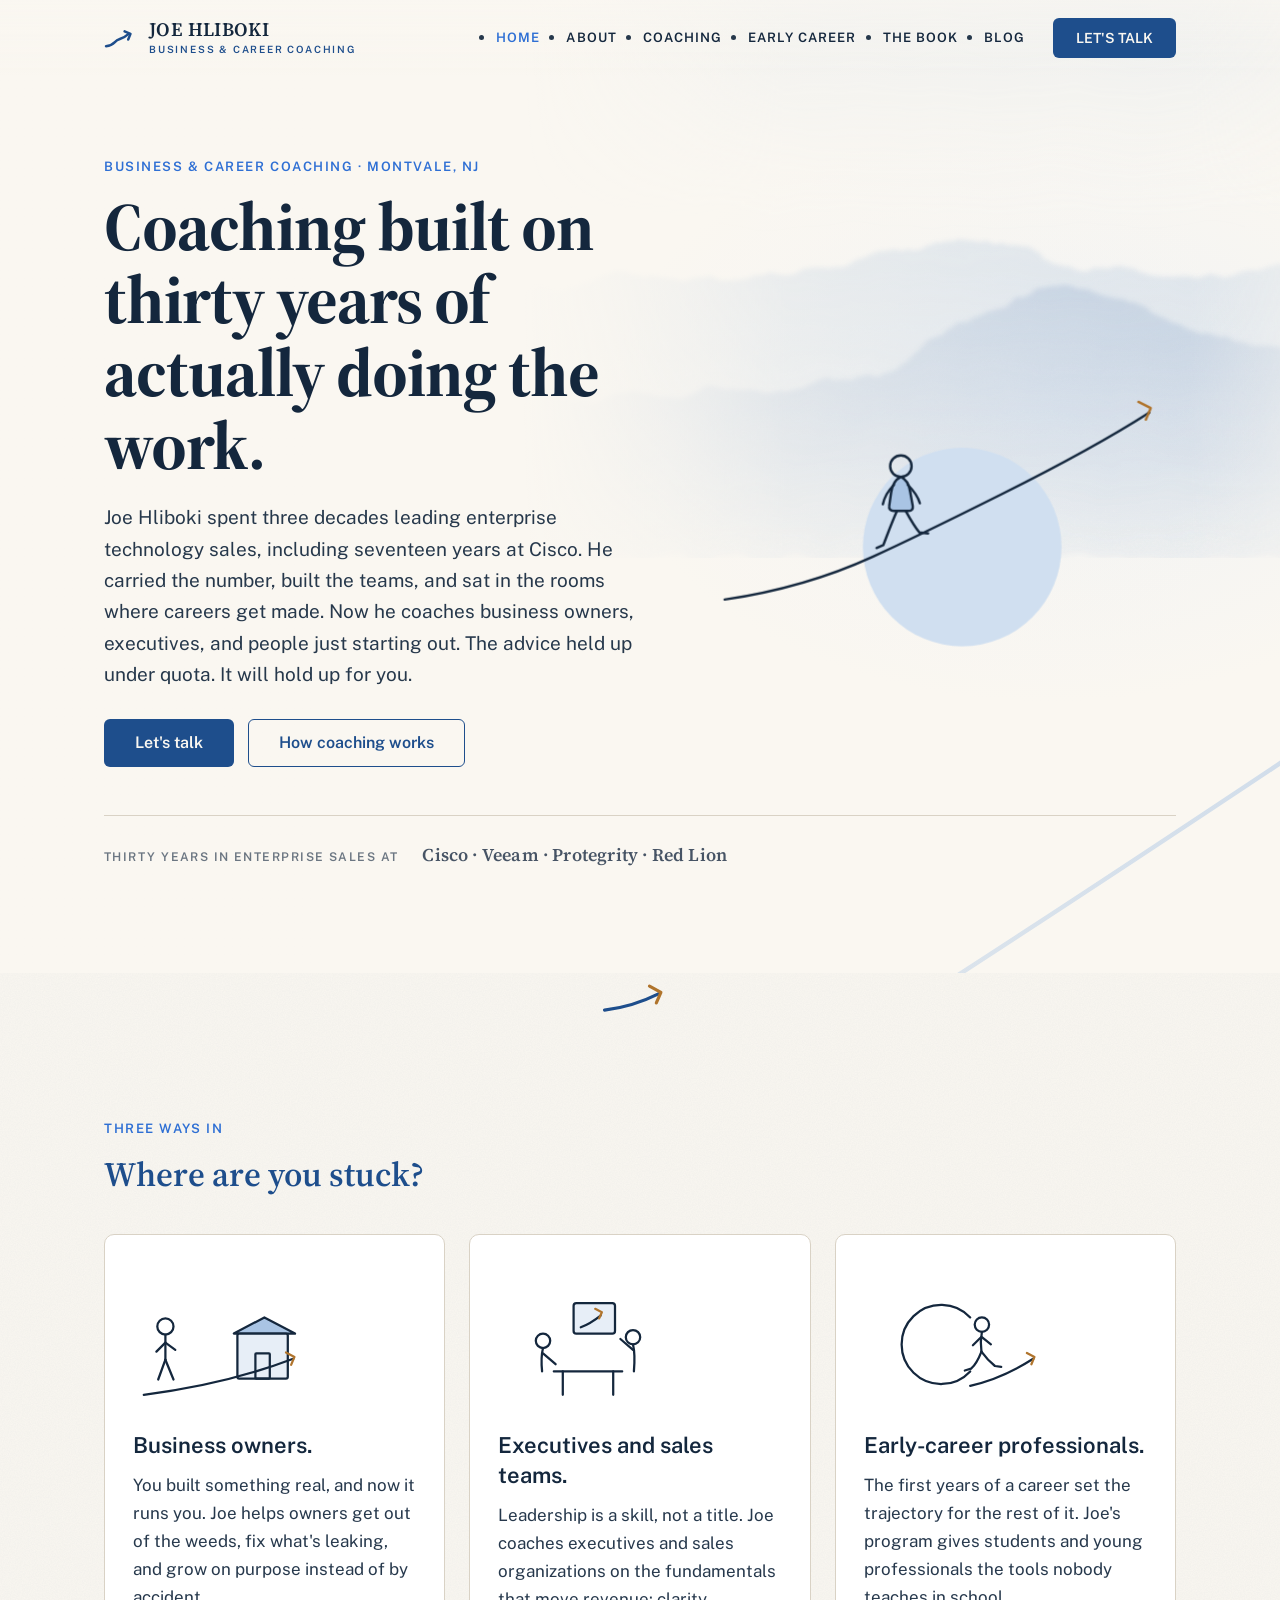
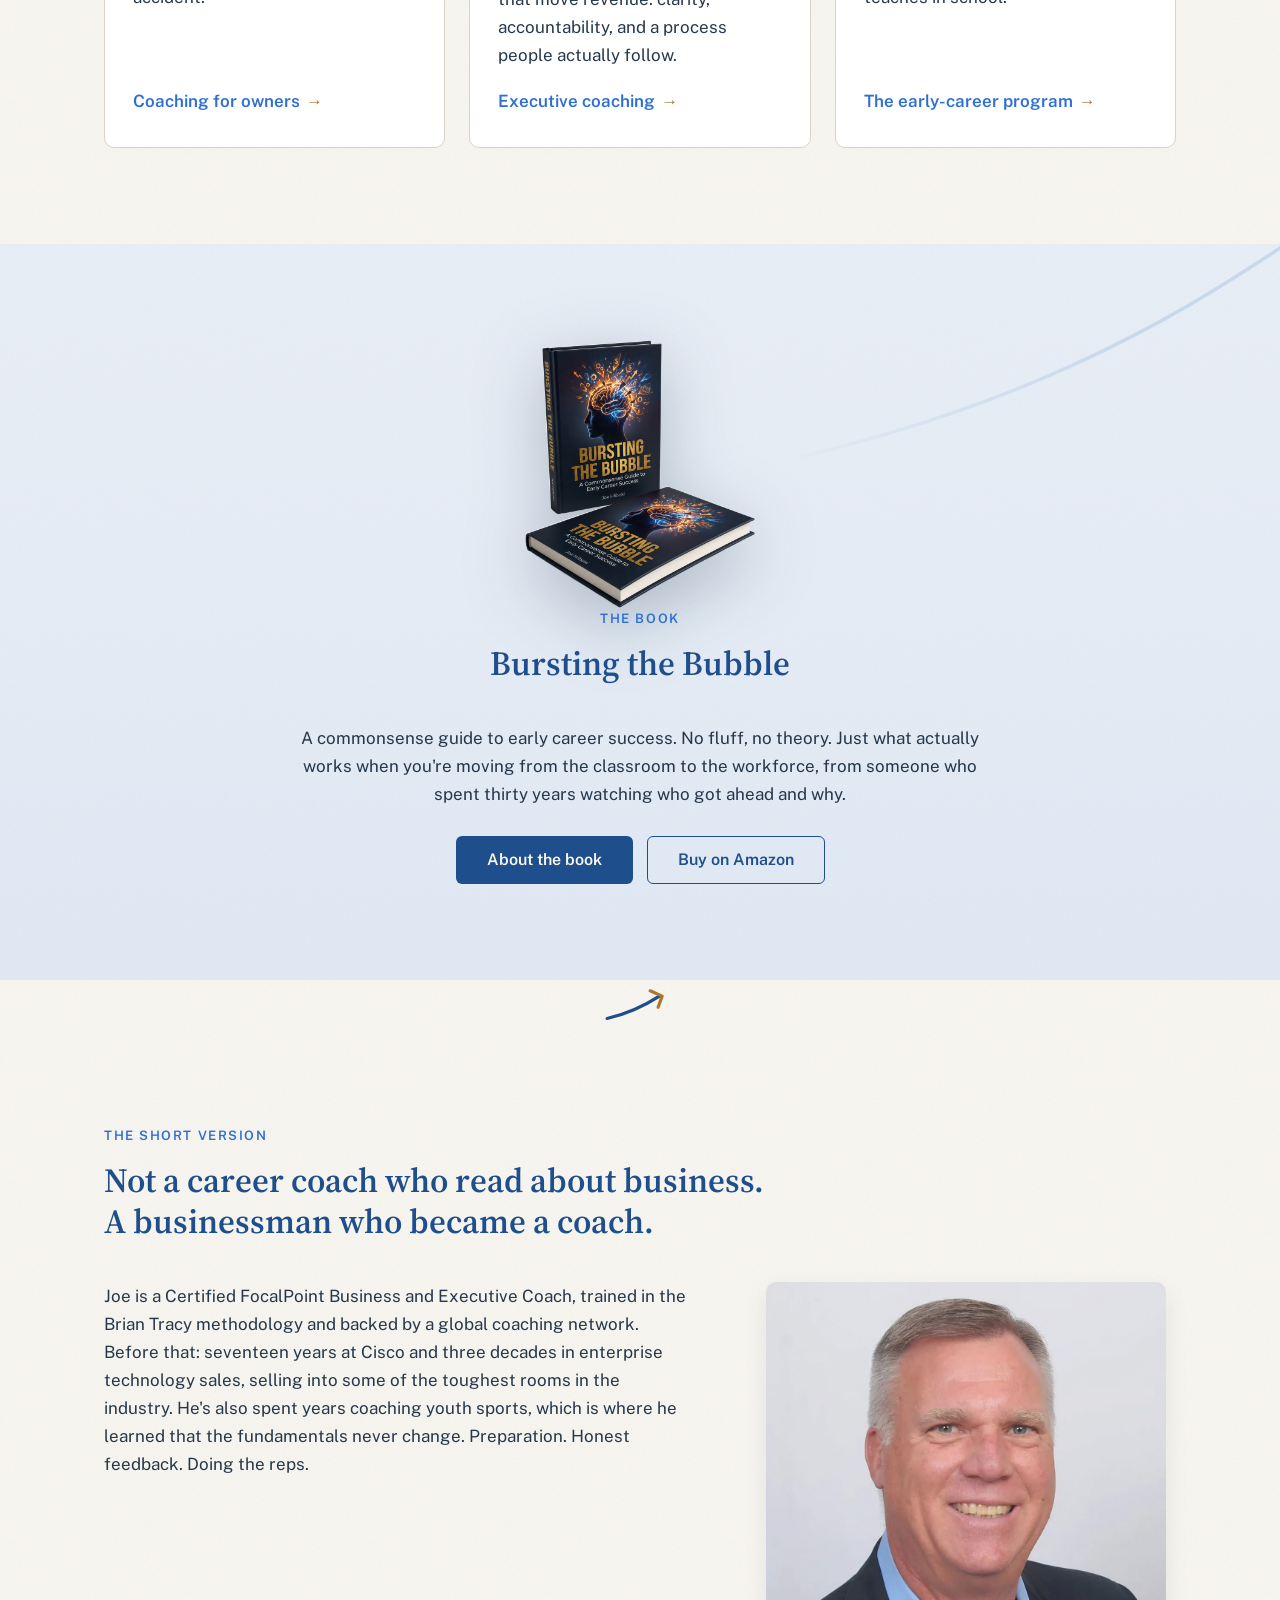
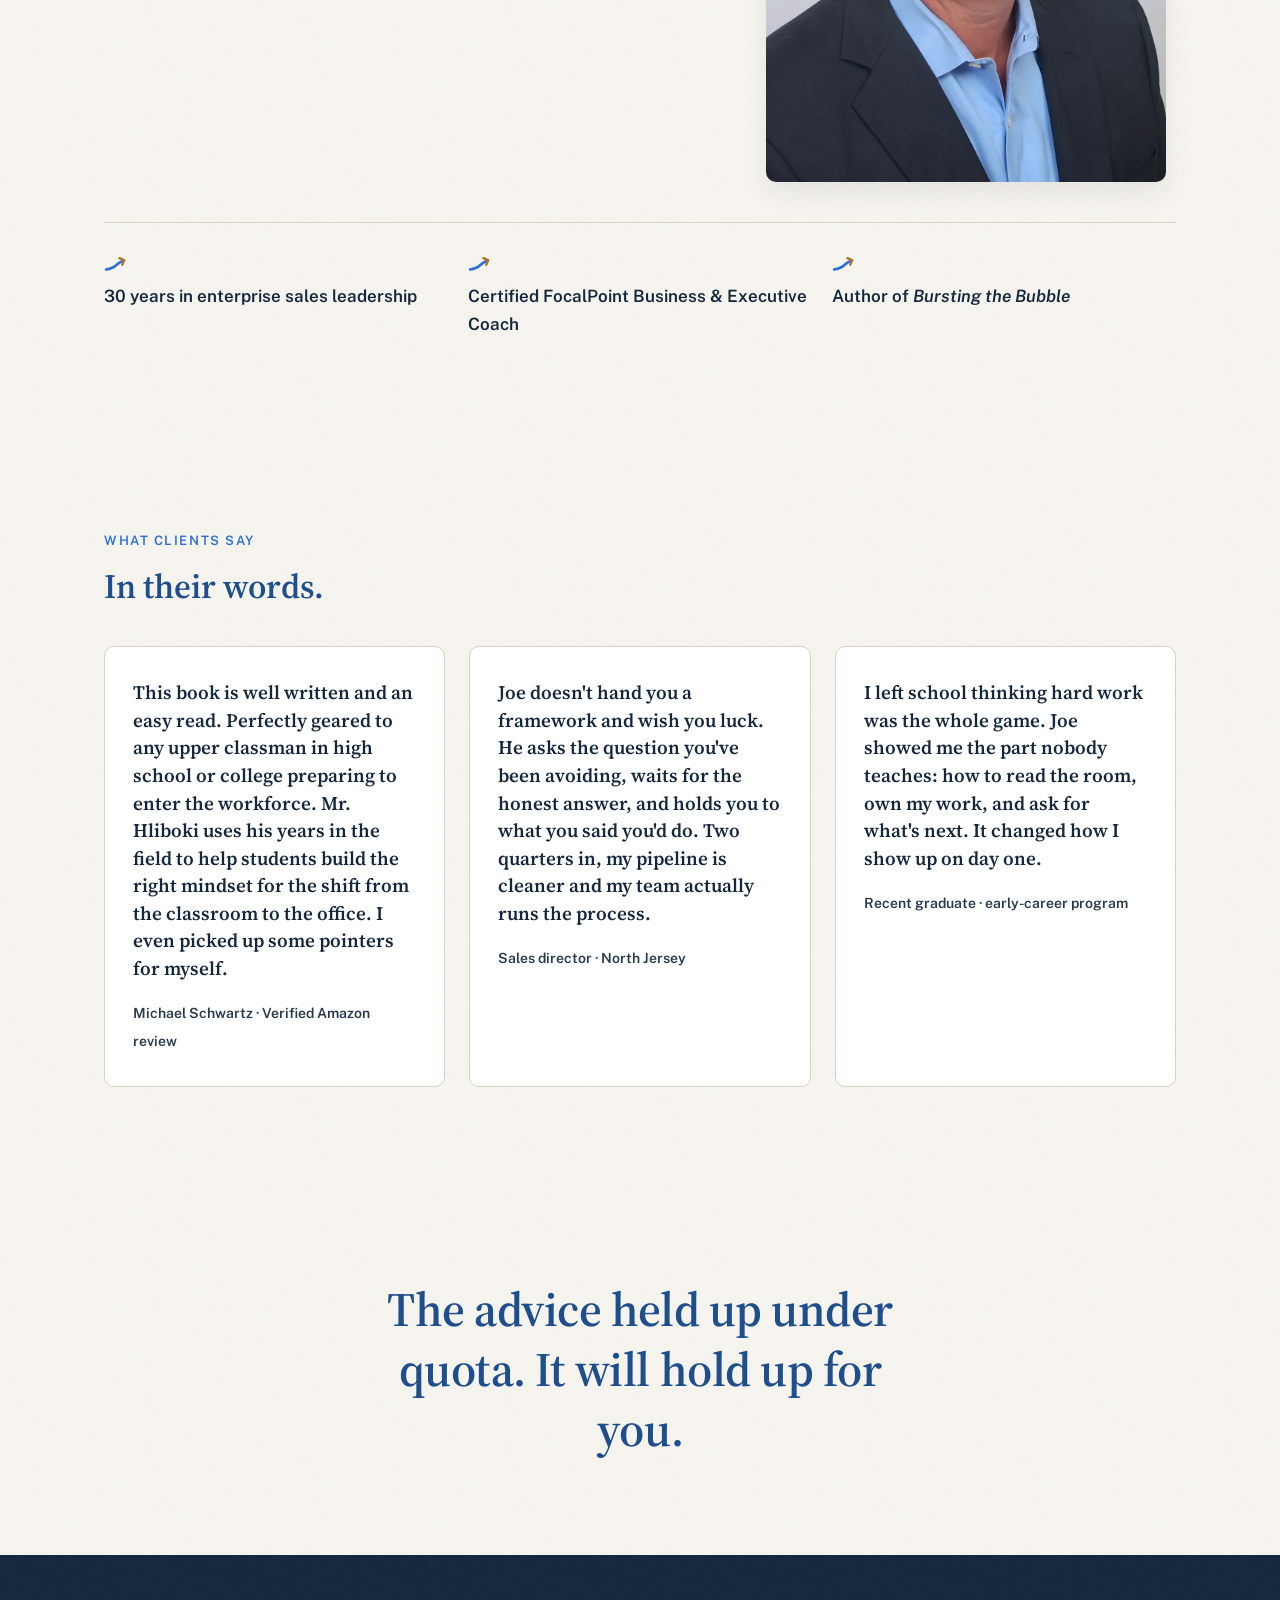
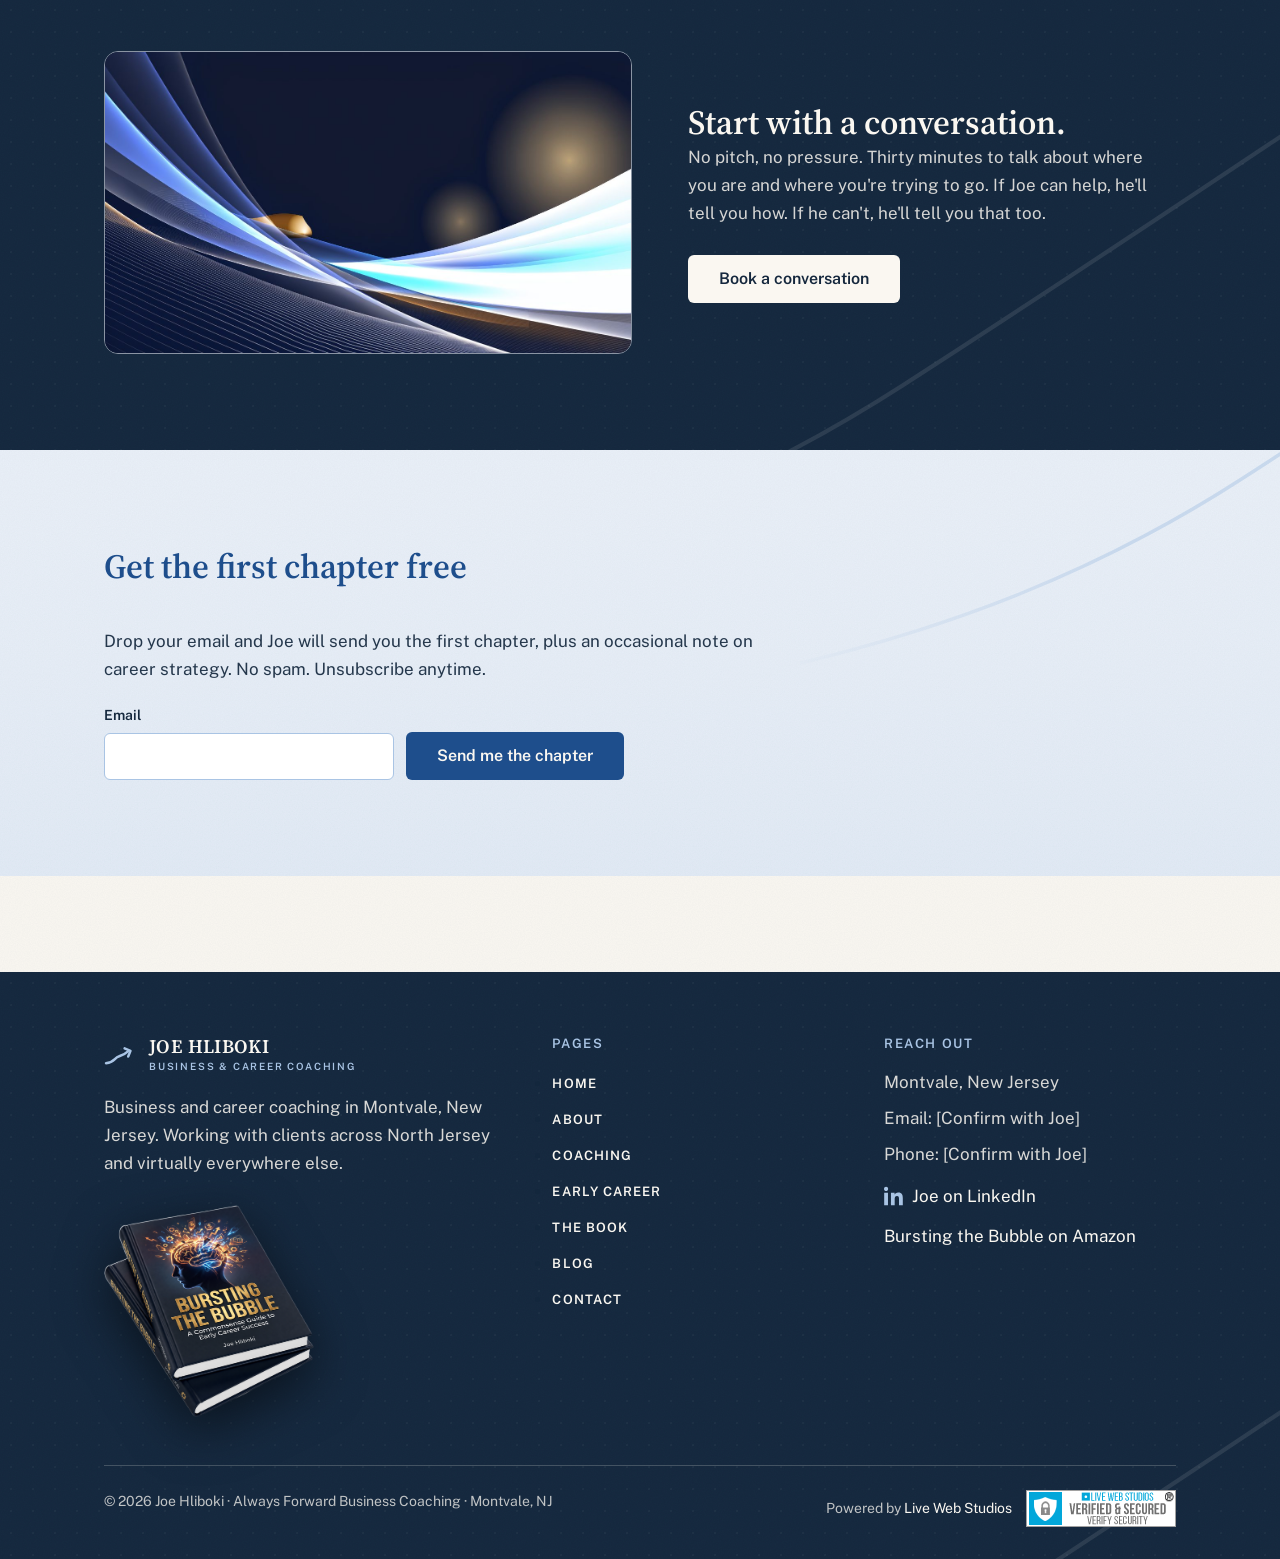
<file: index.html>
<!DOCTYPE html>
<html lang="en">
<head>
  <meta charset="UTF-8">
  <meta name="viewport" content="width=device-width, initial-scale=1">
  <title>Joe Hliboki | Business &amp; Career Coach in Montvale, NJ</title>
  <meta name="description" content="Business and career coaching from a 30-year sales leader. Joe Hliboki coaches owners, executives, and early-career pros across North Jersey and virtually.">
  <!-- CANONICAL: confirm final domain with Joe, then update on every page before go-live -->
  <link rel="canonical" href="https://joehliboki.com">

  <!-- Open Graph -->
  <meta property="og:title" content="Joe Hliboki | Business &amp; Career Coach in Montvale, NJ">
  <meta property="og:description" content="Business and career coaching from a 30-year enterprise sales leader. Owners, executives, and early-career professionals across North Jersey and virtually.">
  <!-- CONFIRM WITH JOE: no og-image asset exists yet. Needs a 1200x630px image at images/og-image.jpg before go-live -->
  <meta property="og:image" content="https://joehliboki.com/images/og-image.jpg">
  <meta property="og:url" content="https://joehliboki.com">
  <meta property="og:type" content="website">

  <link rel="icon" type="image/svg+xml" href="data:image/svg+xml,%3Csvg xmlns='http://www.w3.org/2000/svg' viewBox='0 0 64 64'%3E%3Crect width='64' height='64' rx='14' fill='%23FAF7F1'/%3E%3Cpath d='M10 46c8-1 13-4 17-8 3.2-3.4 6.8-4.8 12-6.6 5.6-2 9.6-4.4 13-7.4' fill='none' stroke='%231E4E8C' stroke-width='5' stroke-linecap='round'/%3E%3Cpath d='M41 15.5l12 6.5-5 12' fill='none' stroke='%231E4E8C' stroke-width='5' stroke-linecap='round' stroke-linejoin='round'/%3E%3C/svg%3E">

  <link rel="preconnect" href="https://fonts.googleapis.com">
  <link rel="preconnect" href="https://fonts.gstatic.com" crossorigin>
  <link href="https://fonts.googleapis.com/css2?family=Public+Sans:wght@400;600&family=Source+Serif+4:opsz,wght@8..60,600;8..60,700&display=swap" rel="stylesheet">
  <link rel="stylesheet" href="css/style.css">
  <link rel="stylesheet" href="css/design-enrichment.css">

  <!-- CONFIRM WITH JOE: business email, phone, street address, and LinkedIn URL for schema -->
  <script type="application/ld+json">
  {
    "@context": "https://schema.org",
    "@graph": [
      {
        "@type": "Person",
        "@id": "https://joehliboki.com/#joe",
        "name": "Joe Hliboki",
        "jobTitle": "Business & Executive Coach",
        "description": "Business and career coach with three decades in enterprise technology sales, including seventeen years at Cisco. Author of Bursting the Bubble.",
        "url": "https://joehliboki.com",
        "alumniOf": "Fairfield University",
        "worksFor": { "@id": "https://joehliboki.com/#business" },
        "address": {
          "@type": "PostalAddress",
          "addressLocality": "Montvale",
          "addressRegion": "NJ",
          "addressCountry": "US"
        }
      },
      {
        "@type": "ProfessionalService",
        "@id": "https://joehliboki.com/#business",
        "name": "Always Forward Business Coaching",
        "url": "https://joehliboki.com",
        "telephone": "",
        "email": "",
        "founder": { "@id": "https://joehliboki.com/#joe" },
        "description": "Business and career coaching for owners, executives, sales teams, and early-career professionals, based in Montvale, New Jersey.",
        "address": {
          "@type": "PostalAddress",
          "streetAddress": "",
          "addressLocality": "Montvale",
          "addressRegion": "NJ",
          "postalCode": "07645",
          "addressCountry": "US"
        },
        "areaServed": ["Montvale", "Bergen County", "North Jersey"]
      }
    ]
  }
  </script>

  <!-- TODO: Replace GA4_PLACEHOLDER with actual G-XXXXXXXXXX before launch -->
  <script async src="https://www.googletagmanager.com/gtag/js?id=GA4_PLACEHOLDER"></script>
  <script>
    window.dataLayer = window.dataLayer || [];
    function gtag(){dataLayer.push(arguments);}
    gtag('js', new Date());
    gtag('config', 'GA4_PLACEHOLDER');
  </script>
</head>
<body class="home">
  <a class="skip-link" href="#main">Skip to content</a>

  <header class="site-header">
    <div class="container header-inner">
      <a class="logo-link" href="index.html" aria-label="Joe Hliboki, home">
        <svg class="logo-mark" viewBox="0 0 34 22" aria-hidden="true" focusable="false">
          <path class="ml ml-line" pathLength="1" d="M2 19.2c4.1-.5 6.6-1.7 8.6-3.9 1.7-1.9 3.1-2.6 5.8-3.5 2.9-1 5.3-2.2 7.9-4.6"/>
          <path class="ml" d="M20.6 4.4l5.9 2.5-2.3 5.6"/>
        </svg>
        <span class="logo-text">
          <span class="logo-name">JOE HLIBOKI</span>
          <span class="logo-tag">BUSINESS &amp; CAREER COACHING</span>
        </span>
      </a>
      <button class="nav-toggle" aria-expanded="false" aria-controls="site-nav">Menu</button>
      <nav id="site-nav" class="site-nav" aria-label="Primary">
        <ul>
          <li><a href="index.html" aria-current="page">HOME</a></li>
          <li><a href="about.html">ABOUT</a></li>
          <li><a href="coaching.html">COACHING</a></li>
          <li><a href="early-career.html">EARLY CAREER</a></li>
          <li><a href="book.html">THE BOOK</a></li>
          <li><a href="blog/index.html">BLOG</a></li>
        </ul>
        <a class="btn btn-solid nav-cta" href="contact.html">LET'S TALK</a>
      </nav>
    </div>
  </header>

  <main id="main">

    <!-- Hero -->
    <section class="hero">
      <video class="hero-video" autoplay muted loop playsinline aria-hidden="true" tabindex="-1">
        <source src="video/wavy.mp4" type="video/mp4">
      </video>
      <div class="hero-veil" aria-hidden="true"></div>
      <div class="container hero-grid">
        <div class="hero-copy">
          <span class="eyebrow">Business &amp; Career Coaching &middot; Montvale, NJ</span>
          <h1>Coaching built on thirty years of actually doing the work.</h1>
          <p class="lead">Joe Hliboki spent three decades leading enterprise technology sales, including seventeen years at Cisco. He carried the number, built the teams, and sat in the rooms where careers get made. Now he coaches business owners, executives, and people just starting out. The advice held up under quota. It will hold up for you.</p>
          <div class="btn-row">
            <a class="btn btn-solid" href="contact.html">Let's talk</a>
            <a class="btn btn-ghost" href="coaching.html">How coaching works</a>
          </div>
        </div>
        <div class="hero-illo">
          <svg class="illo" viewBox="0 0 480 360" role="img" aria-label="A figure strides up a rising path toward an arrowhead, past a low sun on the horizon.">
            <g class="drift">
              <circle class="fw breathe" cx="260" cy="268" r="102"/>
              <g class="surf">
                <path class="ln af-line" pathLength="1" d="M16 322 C70 314 120 300 168 278 C210 259 248 240 300 214 C352 188 402 162 452 130"/>
                <path class="ln af-arrow" d="M441 119l12.6 6.4-5 11.8"/>
                <g>
                  <circle class="ln" cx="197" cy="185" r="11"/>
                  <path class="ln fs" d="M197 196 C191 199 188 205 187 212 L185 226 C184.5 229 186.5 231 189.5 231 L205 231 C208 231 209.7 229 209.2 226 L206.5 211 C205.6 204 202.5 198.6 197 196 Z"/>
                  <path class="ln" d="M190 204 C184 210 180 217 178.5 224"/>
                  <path class="ln" d="M204 204 C210 210 214.5 216 216.5 223"/>
                  <path class="ln" d="M202 231 C207 240 211 247 216 253l9 1"/>
                  <path class="ln" d="M193 231 C188 242 184 253 179 266l-7 3"/>
                </g>
              </g>
            </g>
          </svg>
        </div>
      </div>
      <div class="container">
        <div class="proof-row reveal">
          <span class="proof-label">Thirty years in enterprise sales at</span>
          <span class="proof-names">Cisco &middot; Veeam &middot; Protegrity &middot; Red Lion</span>
        </div>
      </div>
    </section>

    <div class="divider" aria-hidden="true">
      <svg viewBox="0 0 60 26" focusable="false">
        <path class="ln d-line" pathLength="1" d="M2 23c14-1.6 27-5 43-13"/>
        <path class="ln d-arrow" d="M37.5 4l9 4.9-3.6 8.4"/>
      </svg>
    </div>

    <!-- Who Joe works with -->
    <section class="section">
      <div class="container">
        <div class="section-head reveal">
          <span class="eyebrow">Three Ways In</span>
          <h2>Where are you stuck?</h2>
        </div>
        <div class="grid-3">
          <article class="card reveal">
            <svg class="illo spot" viewBox="0 0 200 160" role="img" aria-label="A figure and a small storefront connected by a rising line.">
              <path class="ln fs" d="M112 74 L146 56 L180 74 Z"/>
              <rect class="ln fw" x="116" y="74" width="56" height="50" rx="2"/>
              <rect class="ln" x="136" y="96" width="16" height="28" rx="1"/>
              <circle class="ln" cx="36" cy="66" r="9"/>
              <path class="ln" d="M36 75v28"/>
              <path class="ln" d="M36 84l-10 10"/>
              <path class="ln" d="M36 84l11 8"/>
              <path class="ln" d="M36 103l-8 22"/>
              <path class="ln" d="M36 103l9 22"/>
              <path class="ln" d="M12 142 C60 136 120 124 178 102"/>
              <path class="ln ar" d="M170 95l9.4 4.9-3.7 8.8"/>
            </svg>
            <h3>Business owners.</h3>
            <p>You built something real, and now it runs you. Joe helps owners get out of the weeds, fix what's leaking, and grow on purpose instead of by accident.</p>
            <a class="card-link" href="coaching.html">Coaching for owners <span class="arrow" aria-hidden="true">&rarr;</span></a>
          </article>
          <article class="card reveal">
            <svg class="illo spot" viewBox="0 0 200 160" role="img" aria-label="Two figures at a table, one gesturing at a floating chart with a rising line.">
              <rect class="ln fw" x="84" y="40" width="46" height="34" rx="3"/>
              <path class="ln" d="M92 67c8-3 15-7.5 22-13"/>
              <path class="ln ar" d="M108 46.5l7.4 3.8-3 6.8"/>
              <path class="ln" d="M62 116h76"/>
              <path class="ln" d="M72 116v26"/>
              <path class="ln" d="M128 116v26"/>
              <circle class="ln" cx="50" cy="82" r="8"/>
              <path class="ln" d="M50 90c-2 8-2 16-1 26"/>
              <path class="ln" d="M50 96l14 12"/>
              <circle class="ln" cx="150" cy="78" r="8"/>
              <path class="ln" d="M150 86c2 8 2 18 1 30"/>
              <path class="ln" d="M150 92l-14-12"/>
            </svg>
            <h3>Executives and sales teams.</h3>
            <p>Leadership is a skill, not a title. Joe coaches executives and sales organizations on the fundamentals that move revenue: clarity, accountability, and a process people actually follow.</p>
            <a class="card-link" href="coaching.html">Executive coaching <span class="arrow" aria-hidden="true">&rarr;</span></a>
          </article>
          <article class="card reveal">
            <svg class="illo spot" viewBox="0 0 200 160" role="img" aria-label="A young figure steps out through a gap in a large circle onto a rising line.">
              <path class="ln" d="M118 56 A44 44 0 1 0 118 116"/>
              <circle class="ln" cx="131" cy="64" r="8"/>
              <path class="ln" d="M131 72c-1.5 8-1.5 15-.5 22"/>
              <path class="ln" d="M130 78l-9 9"/>
              <path class="ln" d="M131 78l10 8"/>
              <path class="ln" d="M130.5 94c5 7 10 12 15 16l7 1"/>
              <path class="ln" d="M130.5 94c-3.5 9-7 15-11.5 19l-7 2"/>
              <path class="ln" d="M118 132 C145 126 166 116 188 102"/>
              <path class="ln ar" d="M181 95.5l8.4 4.4-3.4 8.2"/>
            </svg>
            <h3>Early-career professionals.</h3>
            <p>The first years of a career set the trajectory for the rest of it. Joe's program gives students and young professionals the tools nobody teaches in school.</p>
            <a class="card-link" href="early-career.html">The early-career program <span class="arrow" aria-hidden="true">&rarr;</span></a>
          </article>
        </div>
      </div>
    </section>

    <!-- The book -->
    <section class="section band">
      <div class="container center">
        <div class="reveal">
          <img class="book-shot book-shot-sm" src="images/book-standing.png" alt="Bursting the Bubble by Joe Hliboki, hardcover" width="760" height="884" loading="lazy">
        </div>
        <div class="section-head reveal">
          <span class="eyebrow">The Book</span>
          <h2>Bursting the Bubble</h2>
        </div>
        <div class="prose reveal">
          <p>A commonsense guide to early career success. No fluff, no theory. Just what actually works when you're moving from the classroom to the workforce, from someone who spent thirty years watching who got ahead and why.</p>
        </div>
        <div class="btn-row reveal">
          <a class="btn btn-solid" href="book.html">About the book</a>
          <a class="btn btn-ghost" href="https://www.amazon.com/Bursting-Bubble-Commonsense-Career-Success/dp/B0GXGBN1NW" rel="noopener">Buy on Amazon</a>
        </div>
      </div>
    </section>

    <div class="divider" aria-hidden="true">
      <svg viewBox="0 0 60 26" focusable="false">
        <path class="ln d-line" pathLength="1" d="M4 24C18 21 32 15 46 6"/>
        <path class="ln d-arrow" d="M38 2.2l9.5 4.2-3.2 8.8"/>
      </svg>
    </div>

    <!-- Why Joe -->
    <section class="section">
      <div class="container">
        <div class="section-head reveal">
          <span class="eyebrow">The Short Version</span>
          <h2>Not a career coach who read about business. A businessman who became a coach.</h2>
        </div>
        <div class="split">
          <div class="prose reveal">
            <p>Joe is a Certified FocalPoint Business and Executive Coach, trained in the Brian Tracy methodology and backed by a global coaching network. Before that: seventeen years at Cisco and three decades in enterprise technology sales, selling into some of the toughest rooms in the industry. He's also spent years coaching youth sports, which is where he learned that the fundamentals never change. Preparation. Honest feedback. Doing the reps.</p>
          </div>
          <aside class="split-aside reveal">
            <img class="portrait" src="images/joe-portrait.jpg" alt="Joe Hliboki, business and career coach" width="400" height="500" loading="lazy">
          </aside>
        </div>
        <div class="stat-row">
          <div class="stat reveal">
            <svg class="stat-mark" viewBox="0 0 26 17" aria-hidden="true" focusable="false">
              <path class="ml" d="M2 14.5c5-.6 8.4-2.4 11-5 1.9-1.9 3.6-2.9 6.5-4"/>
              <path class="ml ar" d="M15.5 3.2l4.6 2-1.8 4.4"/>
            </svg>
            30 years in enterprise sales leadership
          </div>
          <div class="stat reveal">
            <svg class="stat-mark" viewBox="0 0 26 17" aria-hidden="true" focusable="false">
              <path class="ml" d="M2 14.5c5-.6 8.4-2.4 11-5 1.9-1.9 3.6-2.9 6.5-4"/>
              <path class="ml ar" d="M15.5 3.2l4.6 2-1.8 4.4"/>
            </svg>
            Certified FocalPoint Business &amp; Executive Coach
          </div>
          <div class="stat reveal">
            <svg class="stat-mark" viewBox="0 0 26 17" aria-hidden="true" focusable="false">
              <path class="ml" d="M2 14.5c5-.6 8.4-2.4 11-5 1.9-1.9 3.6-2.9 6.5-4"/>
              <path class="ml ar" d="M15.5 3.2l4.6 2-1.8 4.4"/>
            </svg>
            Author of <em>Bursting the Bubble</em>
          </div>
        </div>
      </div>
    </section>

    <!-- Testimonials -->
    <section class="section">
      <div class="container">
        <div class="section-head reveal">
          <span class="eyebrow">What Clients Say</span>
          <h2>In their words.</h2>
        </div>
        <div class="grid-3">
          <!-- REAL: verified Amazon review of Bursting the Bubble (Michael Schwartz, Apr 2026), lightly condensed for length -->
          <article class="testimonial reveal">
            <blockquote>This book is well written and an easy read. Perfectly geared to any upper classman in high school or college preparing to enter the workforce. Mr. Hliboki uses his years in the field to help students build the right mindset for the shift from the classroom to the office. I even picked up some pointers for myself.</blockquote>
            <cite>Michael Schwartz &middot; Verified Amazon review</cite>
          </article>
          <!-- SAMPLE testimonial — replace with a real client quote before launch. Generic attribution kept on purpose. -->
          <article class="testimonial reveal">
            <blockquote>Joe doesn't hand you a framework and wish you luck. He asks the question you've been avoiding, waits for the honest answer, and holds you to what you said you'd do. Two quarters in, my pipeline is cleaner and my team actually runs the process.</blockquote>
            <cite>Sales director &middot; North Jersey</cite>
          </article>
          <!-- SAMPLE testimonial — replace with a real client quote before launch. Generic attribution kept on purpose. -->
          <article class="testimonial reveal">
            <blockquote>I left school thinking hard work was the whole game. Joe showed me the part nobody teaches: how to read the room, own my work, and ask for what's next. It changed how I show up on day one.</blockquote>
            <cite>Recent graduate &middot; early-career program</cite>
          </article>
        </div>
      </div>
    </section>

    <!-- Pull-quote -->
    <section class="section quote-band">
      <div class="container">
        <p class="pull-quote reveal" aria-hidden="true">The advice held up under quota. It will hold up for you.</p>
      </div>
    </section>

    <!-- Final CTA -->
    <section class="section band-ink">
      <div class="container">
        <div class="growth-split">
          <div class="growth-media reveal">
            <img class="growth-img" src="images/growth-index.jpg" alt="" aria-hidden="true" width="1280" height="731" loading="lazy">
          </div>
          <div class="growth-body">
            <h2 class="reveal">Start with a conversation.</h2>
            <div class="prose reveal">
              <p>No pitch, no pressure. Thirty minutes to talk about where you are and where you're trying to go. If Joe can help, he'll tell you how. If he can't, he'll tell you that too.</p>
            </div>
            <div class="btn-row reveal">
              <a class="btn btn-solid" href="contact.html">Book a conversation</a>
            </div>
          </div>
        </div>
      </div>
    </section>

    <!-- First chapter capture (shared component from book.html) -->
    <section class="section band">
      <div class="container">
        <div class="section-head reveal">
          <h2>Get the first chapter free</h2>
        </div>
        <div class="prose reveal">
          <p>Drop your email and Joe will send you the first chapter, plus an occasional note on career strategy. No spam. Unsubscribe anytime.</p>
        </div>
        <!-- CONFIRM WITH JOE: chapter PDF and email delivery method -->
        <!-- TODO: Replace PLACEHOLDER with the real Formspree form ID before launch -->
        <form class="inline-form reveal" action="https://formspree.io/f/PLACEHOLDER" method="POST">
          <div class="field">
            <label for="chapter-email">Email</label>
            <input type="email" id="chapter-email" name="email" required autocomplete="email">
          </div>
          <input type="text" name="_gotcha" class="gotcha" tabindex="-1" aria-hidden="true">
          <button type="submit" class="btn btn-solid">Send me the chapter</button>
        </form>
      </div>
    </section>

  </main>

  <footer class="site-footer">
    <div class="container">
      <div class="footer-grid">
        <div>
          <a class="logo-link" href="index.html" aria-label="Joe Hliboki, home">
            <svg class="logo-mark" viewBox="0 0 34 22" aria-hidden="true" focusable="false">
              <path class="ml" d="M2 19.2c4.1-.5 6.6-1.7 8.6-3.9 1.7-1.9 3.1-2.6 5.8-3.5 2.9-1 5.3-2.2 7.9-4.6"/>
              <path class="ml" d="M20.6 4.4l5.9 2.5-2.3 5.6"/>
            </svg>
            <span class="logo-text">
              <span class="logo-name">JOE HLIBOKI</span>
              <span class="logo-tag">BUSINESS &amp; CAREER COACHING</span>
            </span>
          </a>
          <p class="footer-desc">Business and career coaching in Montvale, New Jersey. Working with clients across North Jersey and virtually everywhere else.</p>
          <img class="footer-book" src="images/book-flat.png" alt="Bursting the Bubble by Joe Hliboki" width="520" height="525" loading="lazy">
        </div>
        <nav aria-label="Footer">
          <h2 class="footer-head">Pages</h2>
          <ul>
            <li><a href="index.html">HOME</a></li>
            <li><a href="about.html">ABOUT</a></li>
            <li><a href="coaching.html">COACHING</a></li>
            <li><a href="early-career.html">EARLY CAREER</a></li>
            <li><a href="book.html">THE BOOK</a></li>
            <li><a href="blog/index.html">BLOG</a></li>
            <li><a href="contact.html">CONTACT</a></li>
          </ul>
        </nav>
        <div>
          <h2 class="footer-head">Reach Out</h2>
          <ul class="footer-contact">
            <li>Montvale, New Jersey</li>
            <!-- CONFIRM WITH JOE: business email and phone -->
            <li>Email: [Confirm with Joe]</li>
            <li>Phone: [Confirm with Joe]</li>
            <li>
              <!-- CONFIRM WITH JOE: LinkedIn profile URL -->
              <a class="social-link" href="#" rel="noopener">
                <svg viewBox="0 0 24 24" aria-hidden="true" focusable="false"><path d="M4.98 3.5C4.98 4.88 3.87 6 2.5 6S0 4.88 0 3.5 1.12 1 2.5 1s2.48 1.12 2.48 2.5zM.22 8.1h4.56V23H.22V8.1zM8.34 8.1h4.37v2.03h.06c.61-1.15 2.1-2.37 4.32-2.37 4.62 0 5.47 3.04 5.47 6.99V23h-4.56v-7.21c0-1.72-.03-3.93-2.4-3.93-2.4 0-2.77 1.87-2.77 3.8V23H8.34V8.1z"/></svg>
                Joe on LinkedIn
              </a>
            </li>
            <li><a href="https://www.amazon.com/Bursting-Bubble-Commonsense-Career-Success/dp/B0GXGBN1NW" rel="noopener">Bursting the Bubble on Amazon</a></li>
          </ul>
        </div>
      </div>
      <div class="footer-bottom">
        <p>&copy; 2026 Joe Hliboki &middot; Always Forward Business Coaching &middot; Montvale, NJ</p>
        <div class="footer-made">
          <p>Powered by <a href="https://livewebstudios.com" target="_blank" rel="noopener">Live Web Studios</a></p>
          <span class="footer-badge"><img src="images/verifiedsecured.png" alt="Verified &amp; Secured" width="150" height="37"></span>
        </div>
      </div>
    </div>
  </footer>

  <script src="js/main.js"></script>
</body>
</html>
</file>
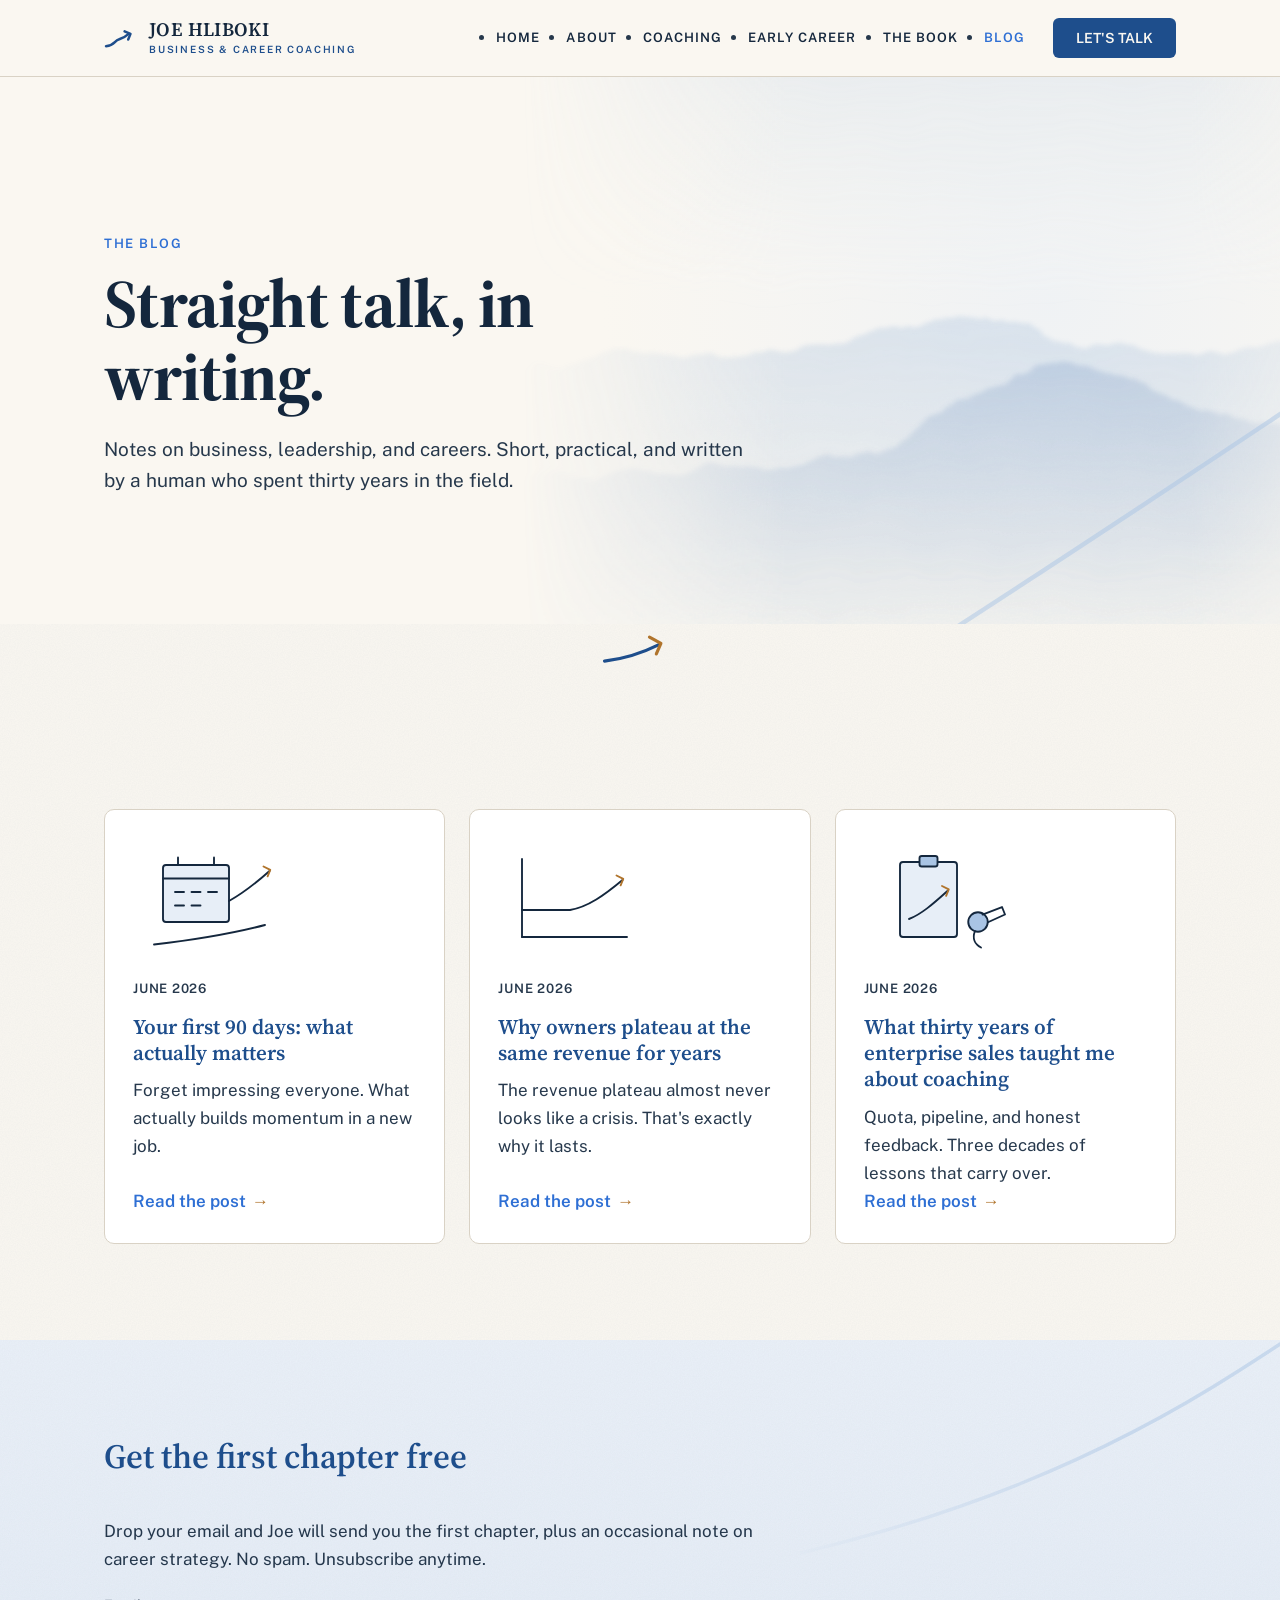
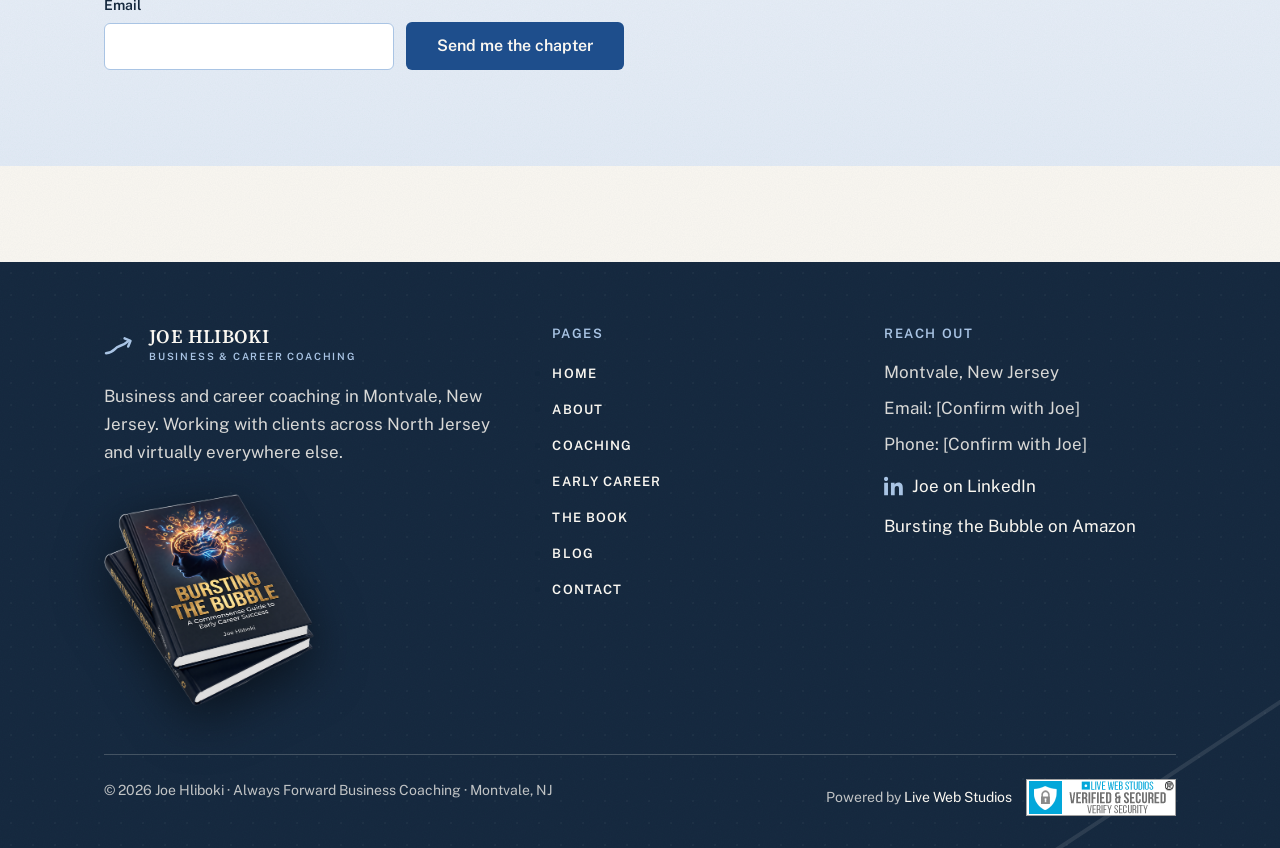
<file: blog/index.html>
<!DOCTYPE html>
<html lang="en">
<head>
  <meta charset="UTF-8">
  <meta name="viewport" content="width=device-width, initial-scale=1">
  <title>Blog | Joe Hliboki, Business &amp; Career Coach</title>
  <meta name="description" content="Straight talk on business growth, leadership, and early-career strategy from coach and author Joe Hliboki.">
  <!-- CANONICAL: confirm final domain with Joe, then update on every page before go-live -->
  <link rel="canonical" href="https://joehliboki.com/blog/index.html">

  <!-- Open Graph -->
  <meta property="og:title" content="Blog | Joe Hliboki, Business &amp; Career Coach">
  <meta property="og:description" content="Straight talk on business growth, leadership, and early-career strategy from coach and author Joe Hliboki.">
  <!-- CONFIRM WITH JOE: no og-image asset exists yet. Needs a 1200x630px image at images/og-image.jpg before go-live -->
  <meta property="og:image" content="https://joehliboki.com/images/og-image.jpg">
  <meta property="og:url" content="https://joehliboki.com/blog/index.html">
  <meta property="og:type" content="website">

  <link rel="icon" type="image/svg+xml" href="data:image/svg+xml,%3Csvg xmlns='http://www.w3.org/2000/svg' viewBox='0 0 64 64'%3E%3Crect width='64' height='64' rx='14' fill='%23FAF7F1'/%3E%3Cpath d='M10 46c8-1 13-4 17-8 3.2-3.4 6.8-4.8 12-6.6 5.6-2 9.6-4.4 13-7.4' fill='none' stroke='%231E4E8C' stroke-width='5' stroke-linecap='round'/%3E%3Cpath d='M41 15.5l12 6.5-5 12' fill='none' stroke='%231E4E8C' stroke-width='5' stroke-linecap='round' stroke-linejoin='round'/%3E%3C/svg%3E">

  <link rel="preconnect" href="https://fonts.googleapis.com">
  <link rel="preconnect" href="https://fonts.gstatic.com" crossorigin>
  <link href="https://fonts.googleapis.com/css2?family=Public+Sans:wght@400;600&family=Source+Serif+4:opsz,wght@8..60,600;8..60,700&display=swap" rel="stylesheet">
  <link rel="stylesheet" href="../css/style.css">
  <link rel="stylesheet" href="../css/design-enrichment.css">

  <script type="application/ld+json">
  {
    "@context": "https://schema.org",
    "@type": "Blog",
    "name": "Joe Hliboki Blog",
    "description": "Straight talk on business growth, leadership, and early-career strategy.",
    "url": "https://joehliboki.com/blog/index.html",
    "author": {
      "@type": "Person",
      "@id": "https://joehliboki.com/#joe",
      "name": "Joe Hliboki"
    }
  }
  </script>

  <!-- TODO: Replace GA4_PLACEHOLDER with actual G-XXXXXXXXXX before launch -->
  <script async src="https://www.googletagmanager.com/gtag/js?id=GA4_PLACEHOLDER"></script>
  <script>
    window.dataLayer = window.dataLayer || [];
    function gtag(){dataLayer.push(arguments);}
    gtag('js', new Date());
    gtag('config', 'GA4_PLACEHOLDER');
  </script>
</head>
<body>
  <a class="skip-link" href="#main">Skip to content</a>

  <header class="site-header">
    <div class="container header-inner">
      <a class="logo-link" href="../index.html" aria-label="Joe Hliboki, home">
        <svg class="logo-mark" viewBox="0 0 34 22" aria-hidden="true" focusable="false">
          <path class="ml ml-line" pathLength="1" d="M2 19.2c4.1-.5 6.6-1.7 8.6-3.9 1.7-1.9 3.1-2.6 5.8-3.5 2.9-1 5.3-2.2 7.9-4.6"/>
          <path class="ml" d="M20.6 4.4l5.9 2.5-2.3 5.6"/>
        </svg>
        <span class="logo-text">
          <span class="logo-name">JOE HLIBOKI</span>
          <span class="logo-tag">BUSINESS &amp; CAREER COACHING</span>
        </span>
      </a>
      <button class="nav-toggle" aria-expanded="false" aria-controls="site-nav">Menu</button>
      <nav id="site-nav" class="site-nav" aria-label="Primary">
        <ul>
          <li><a href="../index.html">HOME</a></li>
          <li><a href="../about.html">ABOUT</a></li>
          <li><a href="../coaching.html">COACHING</a></li>
          <li><a href="../early-career.html">EARLY CAREER</a></li>
          <li><a href="../book.html">THE BOOK</a></li>
          <li><a href="index.html" aria-current="page">BLOG</a></li>
        </ul>
        <a class="btn btn-solid nav-cta" href="../contact.html">LET'S TALK</a>
      </nav>
    </div>
  </header>

  <main id="main">

    <!-- Hero -->
    <section class="hero">
      <div class="container">
        <div class="hero-copy prose">
          <span class="eyebrow">The Blog</span>
          <h1>Straight talk, in writing.</h1>
          <p class="lead">Notes on business, leadership, and careers. Short, practical, and written by a human who spent thirty years in the field.</p>
        </div>
      </div>
    </section>

    <div class="divider" aria-hidden="true">
      <svg viewBox="0 0 60 26" focusable="false">
        <path class="ln d-line" pathLength="1" d="M2 23c14-1.6 27-5 43-13"/>
        <path class="ln d-arrow" d="M37.5 4l9 4.9-3.6 8.4"/>
      </svg>
    </div>

    <!-- Posts -->
    <section class="section">
      <div class="container">
        <div class="post-grid">
          <article class="post-card reveal">
            <svg class="illo spot" viewBox="0 0 200 160" role="img" aria-label="A wall calendar with a line rising off its grid toward an arrowhead.">
              <rect class="ln fw" x="40" y="36" width="88" height="76" rx="4"/>
              <path class="ln" d="M40 54 h88"/>
              <path class="ln" d="M60 36 v-10"/>
              <path class="ln" d="M108 36 v-10"/>
              <path class="ln" d="M56 72 h12"/>
              <path class="ln" d="M78 72 h12"/>
              <path class="ln" d="M100 72 h12"/>
              <path class="ln" d="M56 90 h12"/>
              <path class="ln" d="M78 90 h12"/>
              <path class="ln" d="M128 84 C146 74 164 60 182 44"/>
              <path class="ln ar" d="M174 38l9 4.6-3.5 8.6"/>
              <path class="ln" d="M28 142 C80 136 130 128 176 116"/>
            </svg>
            <!-- CONFIRM WITH JOE: publish date -->
            <time datetime="2026-06">June 2026</time>
            <h2>Your first 90 days: what actually matters</h2>
            <p>Forget impressing everyone. What actually builds momentum in a new job.</p>
            <a class="card-link" href="first-90-days.html">Read the post <span class="arrow" aria-hidden="true">&rarr;</span></a>
          </article>
          <article class="post-card reveal">
            <svg class="illo spot" viewBox="0 0 200 160" role="img" aria-label="A chart where a long flat line finally breaks upward toward an arrowhead.">
              <path class="ln" d="M32 28 v104"/>
              <path class="ln" d="M32 132 h140"/>
              <path class="ln" d="M32 96 H96 C120 92 142 76 166 56"/>
              <path class="ln ar" d="M158 50l9 4.6-3.5 8.6"/>
            </svg>
            <!-- CONFIRM WITH JOE: publish date -->
            <time datetime="2026-06">June 2026</time>
            <h2>Why owners plateau at the same revenue for years</h2>
            <p>The revenue plateau almost never looks like a crisis. That's exactly why it lasts.</p>
            <a class="card-link" href="why-owners-plateau.html">Read the post <span class="arrow" aria-hidden="true">&rarr;</span></a>
          </article>
          <article class="post-card reveal">
            <svg class="illo spot" viewBox="0 0 200 160" role="img" aria-label="A coach's clipboard with a rising chart, next to a whistle on a cord.">
              <rect class="ln fw" x="48" y="32" width="76" height="100" rx="4"/>
              <rect class="ln fs" x="74" y="24" width="24" height="14" rx="3"/>
              <path class="ln" d="M60 108 C76 102 92 88 112 70"/>
              <path class="ln ar" d="M104 64l9 4.6-3.5 8.6"/>
              <circle class="ln fs" cx="152" cy="112" r="13"/>
              <path class="ln" d="M158 102 L184 92 L188 102 L166 112"/>
              <path class="ln" d="M148 124 c-4 10 0 18 8 22"/>
            </svg>
            <!-- CONFIRM WITH JOE: publish date -->
            <time datetime="2026-06">June 2026</time>
            <h2>What thirty years of enterprise sales taught me about coaching</h2>
            <p>Quota, pipeline, and honest feedback. Three decades of lessons that carry over.</p>
            <a class="card-link" href="what-sales-taught-me.html">Read the post <span class="arrow" aria-hidden="true">&rarr;</span></a>
          </article>
        </div>
      </div>
    </section>

    <!-- First chapter capture (shared component from book.html) -->
    <section class="section band">
      <div class="container">
        <div class="section-head reveal">
          <h2>Get the first chapter free</h2>
        </div>
        <div class="prose reveal">
          <p>Drop your email and Joe will send you the first chapter, plus an occasional note on career strategy. No spam. Unsubscribe anytime.</p>
        </div>
        <!-- CONFIRM WITH JOE: chapter PDF and email delivery method -->
        <!-- TODO: Replace PLACEHOLDER with the real Formspree form ID before launch -->
        <form class="inline-form reveal" action="https://formspree.io/f/PLACEHOLDER" method="POST">
          <div class="field">
            <label for="chapter-email">Email</label>
            <input type="email" id="chapter-email" name="email" required autocomplete="email">
          </div>
          <input type="text" name="_gotcha" class="gotcha" tabindex="-1" aria-hidden="true">
          <button type="submit" class="btn btn-solid">Send me the chapter</button>
        </form>
      </div>
    </section>

  </main>

  <footer class="site-footer">
    <div class="container">
      <div class="footer-grid">
        <div>
          <a class="logo-link" href="../index.html" aria-label="Joe Hliboki, home">
            <svg class="logo-mark" viewBox="0 0 34 22" aria-hidden="true" focusable="false">
              <path class="ml" d="M2 19.2c4.1-.5 6.6-1.7 8.6-3.9 1.7-1.9 3.1-2.6 5.8-3.5 2.9-1 5.3-2.2 7.9-4.6"/>
              <path class="ml" d="M20.6 4.4l5.9 2.5-2.3 5.6"/>
            </svg>
            <span class="logo-text">
              <span class="logo-name">JOE HLIBOKI</span>
              <span class="logo-tag">BUSINESS &amp; CAREER COACHING</span>
            </span>
          </a>
          <p class="footer-desc">Business and career coaching in Montvale, New Jersey. Working with clients across North Jersey and virtually everywhere else.</p>
          <img class="footer-book" src="../images/book-flat.png" alt="Bursting the Bubble by Joe Hliboki" width="520" height="525" loading="lazy">
        </div>
        <nav aria-label="Footer">
          <h2 class="footer-head">Pages</h2>
          <ul>
            <li><a href="../index.html">HOME</a></li>
            <li><a href="../about.html">ABOUT</a></li>
            <li><a href="../coaching.html">COACHING</a></li>
            <li><a href="../early-career.html">EARLY CAREER</a></li>
            <li><a href="../book.html">THE BOOK</a></li>
            <li><a href="index.html">BLOG</a></li>
            <li><a href="../contact.html">CONTACT</a></li>
          </ul>
        </nav>
        <div>
          <h2 class="footer-head">Reach Out</h2>
          <ul class="footer-contact">
            <li>Montvale, New Jersey</li>
            <!-- CONFIRM WITH JOE: business email and phone -->
            <li>Email: [Confirm with Joe]</li>
            <li>Phone: [Confirm with Joe]</li>
            <li>
              <!-- CONFIRM WITH JOE: LinkedIn profile URL -->
              <a class="social-link" href="#" rel="noopener">
                <svg viewBox="0 0 24 24" aria-hidden="true" focusable="false"><path d="M4.98 3.5C4.98 4.88 3.87 6 2.5 6S0 4.88 0 3.5 1.12 1 2.5 1s2.48 1.12 2.48 2.5zM.22 8.1h4.56V23H.22V8.1zM8.34 8.1h4.37v2.03h.06c.61-1.15 2.1-2.37 4.32-2.37 4.62 0 5.47 3.04 5.47 6.99V23h-4.56v-7.21c0-1.72-.03-3.93-2.4-3.93-2.4 0-2.77 1.87-2.77 3.8V23H8.34V8.1z"/></svg>
                Joe on LinkedIn
              </a>
            </li>
            <li><a href="https://www.amazon.com/Bursting-Bubble-Commonsense-Career-Success/dp/B0GXGBN1NW" rel="noopener">Bursting the Bubble on Amazon</a></li>
          </ul>
        </div>
      </div>
      <div class="footer-bottom">
        <p>&copy; 2026 Joe Hliboki &middot; Always Forward Business Coaching &middot; Montvale, NJ</p>
        <div class="footer-made">
          <p>Powered by <a href="https://livewebstudios.com" target="_blank" rel="noopener">Live Web Studios</a></p>
          <span class="footer-badge"><img src="../images/verifiedsecured.png" alt="Verified &amp; Secured" width="150" height="37"></span>
        </div>
      </div>
    </div>
  </footer>

  <script src="../js/main.js"></script>
</body>
</html>
</file>
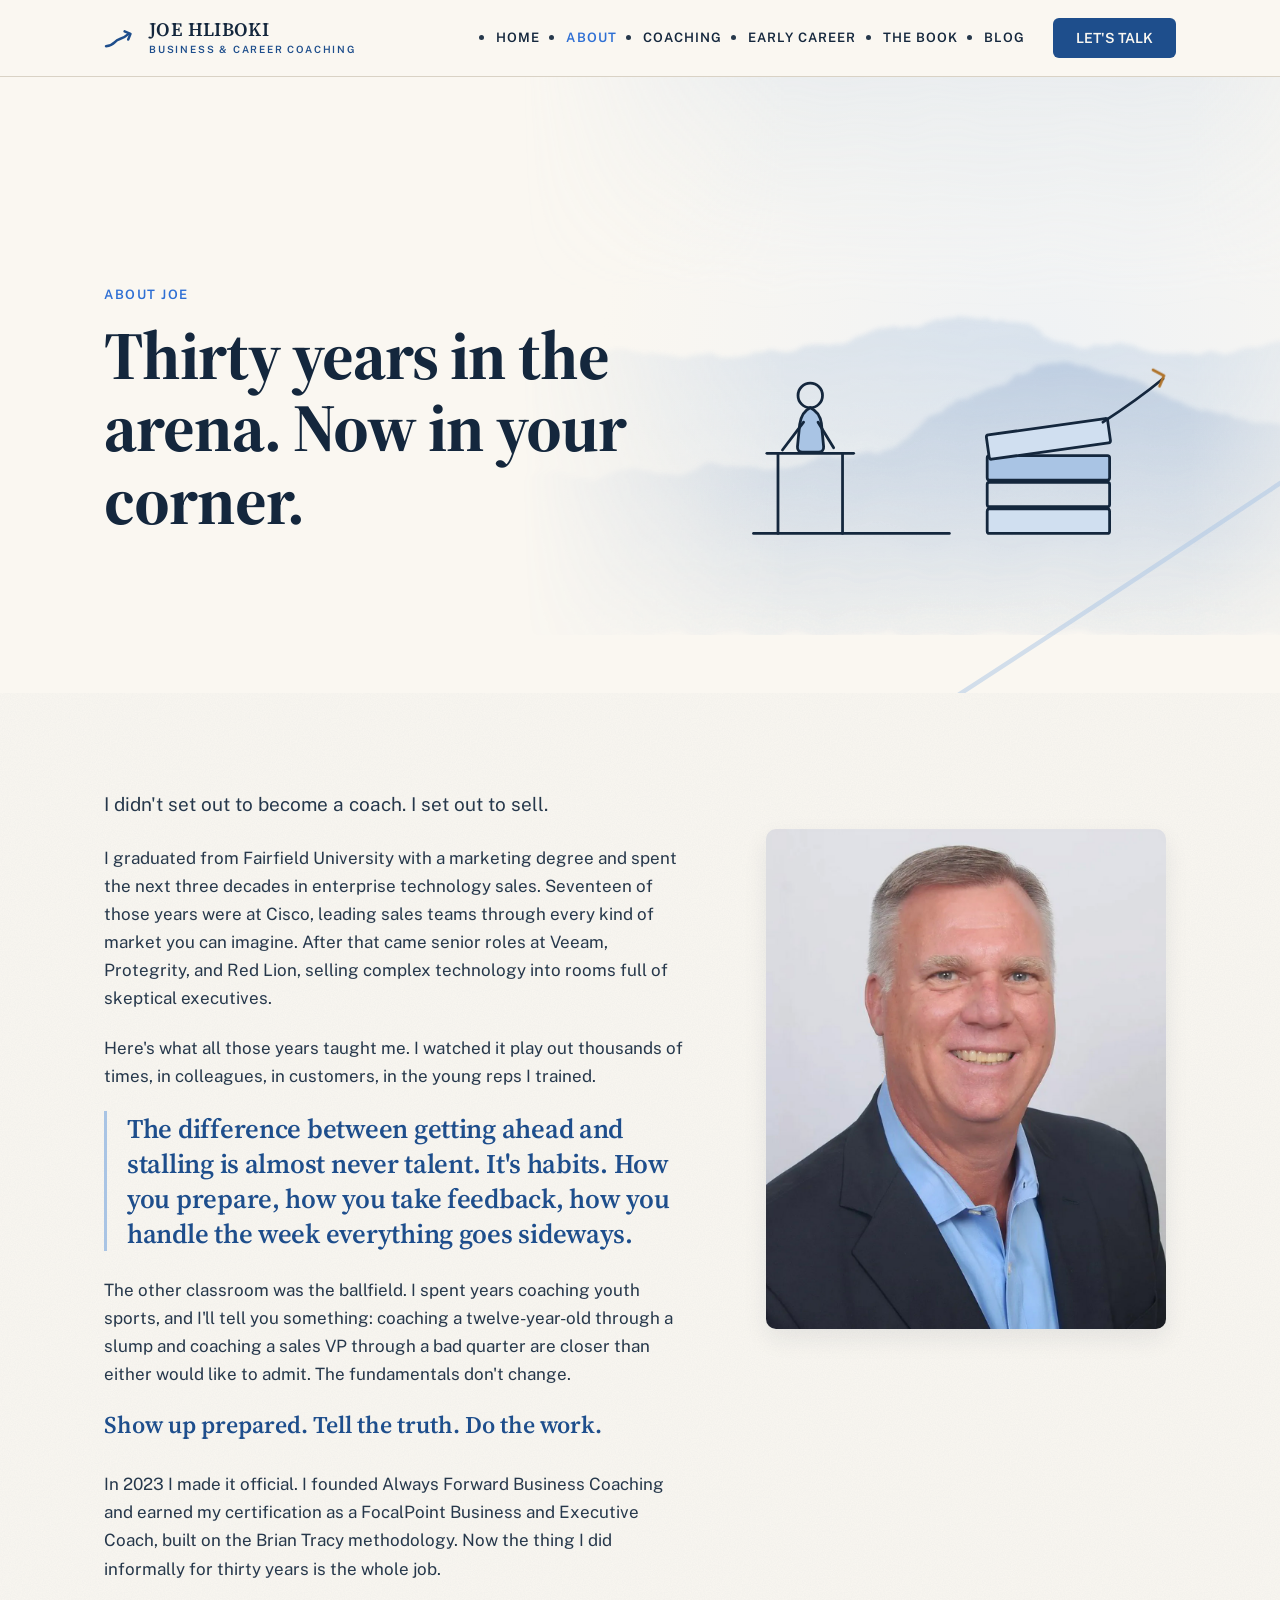
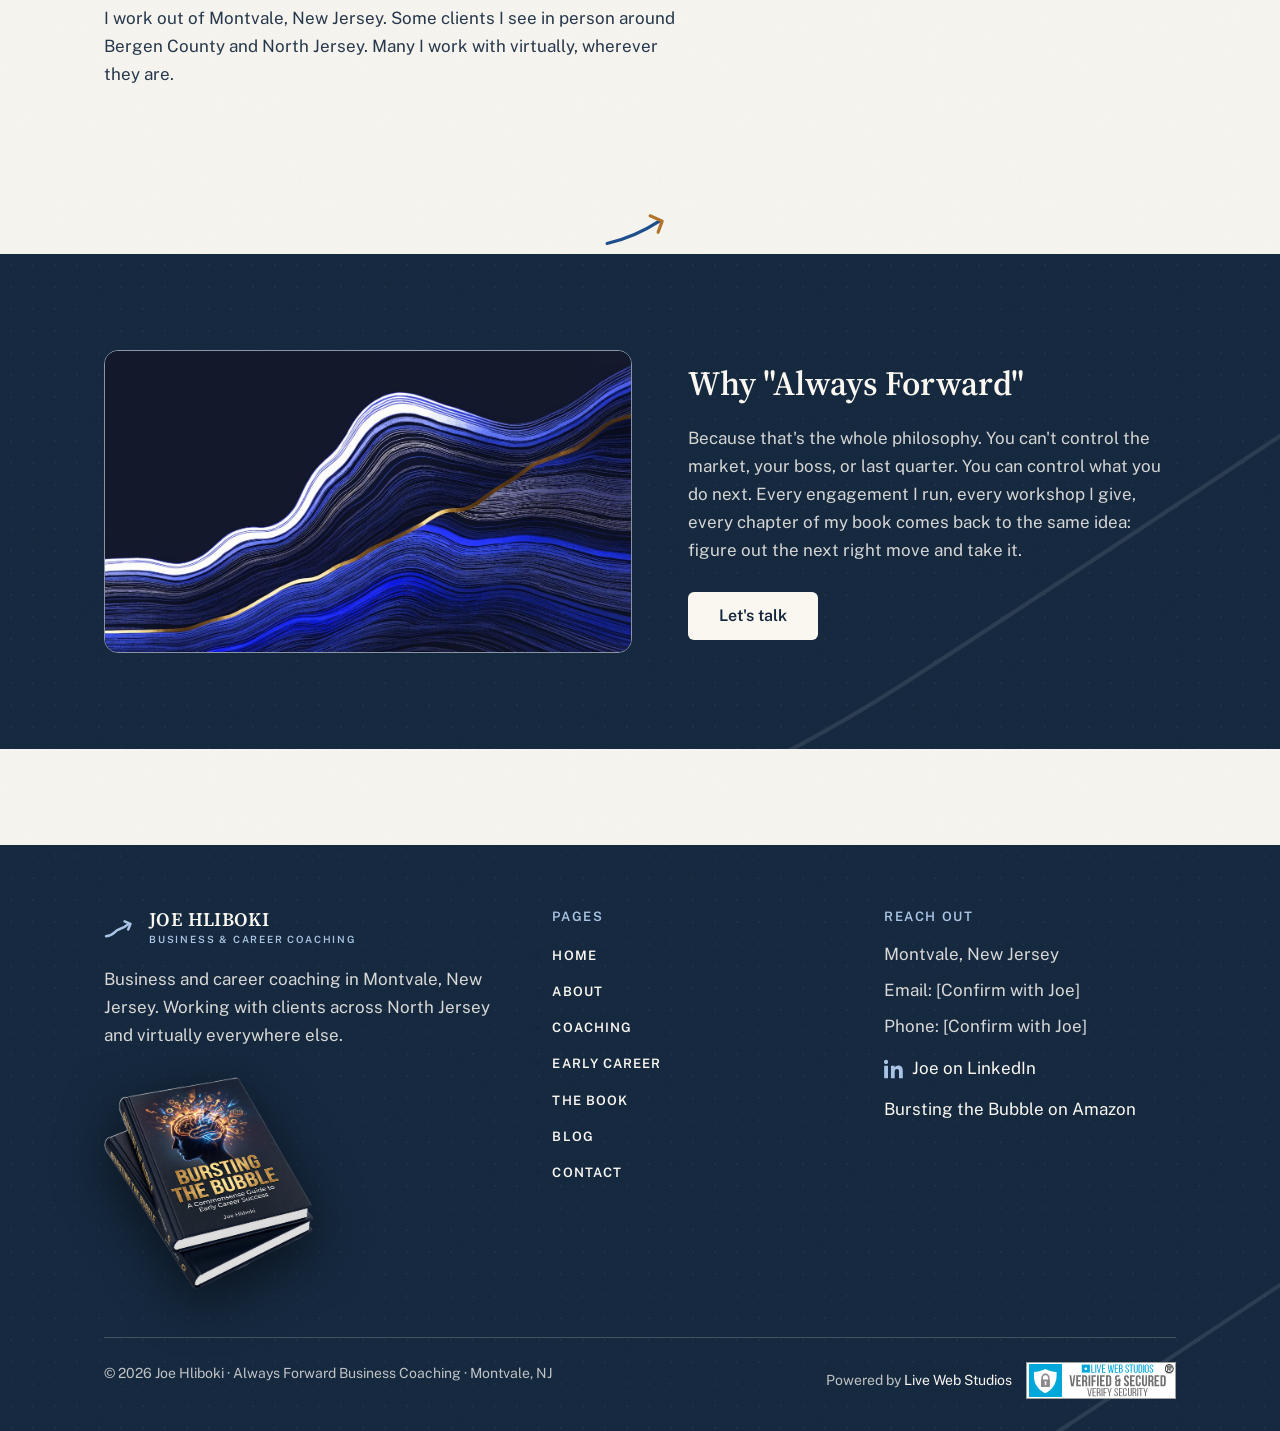
<file: about.html>
<!DOCTYPE html>
<html lang="en">
<head>
  <meta charset="UTF-8">
  <meta name="viewport" content="width=device-width, initial-scale=1">
  <title>About Joe Hliboki | Business Coach, Montvale NJ</title>
  <meta name="description" content="From 17 years at Cisco to certified business coach. The story behind Joe Hliboki and Always Forward Business Coaching in Montvale, New Jersey.">
  <!-- CANONICAL: confirm final domain with Joe, then update on every page before go-live -->
  <link rel="canonical" href="https://joehliboki.com/about.html">

  <!-- Open Graph -->
  <meta property="og:title" content="About Joe Hliboki | Business Coach, Montvale NJ">
  <meta property="og:description" content="From 17 years at Cisco to certified business coach. The story behind Joe Hliboki and Always Forward Business Coaching.">
  <!-- CONFIRM WITH JOE: no og-image asset exists yet. Needs a 1200x630px image at images/og-image.jpg before go-live -->
  <meta property="og:image" content="https://joehliboki.com/images/og-image.jpg">
  <meta property="og:url" content="https://joehliboki.com/about.html">
  <meta property="og:type" content="website">

  <link rel="icon" type="image/svg+xml" href="data:image/svg+xml,%3Csvg xmlns='http://www.w3.org/2000/svg' viewBox='0 0 64 64'%3E%3Crect width='64' height='64' rx='14' fill='%23FAF7F1'/%3E%3Cpath d='M10 46c8-1 13-4 17-8 3.2-3.4 6.8-4.8 12-6.6 5.6-2 9.6-4.4 13-7.4' fill='none' stroke='%231E4E8C' stroke-width='5' stroke-linecap='round'/%3E%3Cpath d='M41 15.5l12 6.5-5 12' fill='none' stroke='%231E4E8C' stroke-width='5' stroke-linecap='round' stroke-linejoin='round'/%3E%3C/svg%3E">

  <link rel="preconnect" href="https://fonts.googleapis.com">
  <link rel="preconnect" href="https://fonts.gstatic.com" crossorigin>
  <link href="https://fonts.googleapis.com/css2?family=Public+Sans:wght@400;600&family=Source+Serif+4:opsz,wght@8..60,600;8..60,700&display=swap" rel="stylesheet">
  <link rel="stylesheet" href="css/style.css">
  <link rel="stylesheet" href="css/design-enrichment.css">

  <script type="application/ld+json">
  {
    "@context": "https://schema.org",
    "@type": "Person",
    "@id": "https://joehliboki.com/#joe",
    "name": "Joe Hliboki",
    "jobTitle": "Business & Executive Coach",
    "description": "Certified FocalPoint Business and Executive Coach. Three decades in enterprise technology sales, including seventeen years at Cisco. Founder of Always Forward Business Coaching and author of Bursting the Bubble.",
    "url": "https://joehliboki.com/about.html",
    "alumniOf": "Fairfield University",
    "worksFor": {
      "@type": "ProfessionalService",
      "name": "Always Forward Business Coaching",
      "url": "https://joehliboki.com"
    },
    "address": {
      "@type": "PostalAddress",
      "addressLocality": "Montvale",
      "addressRegion": "NJ",
      "addressCountry": "US"
    }
  }
  </script>

  <!-- TODO: Replace GA4_PLACEHOLDER with actual G-XXXXXXXXXX before launch -->
  <script async src="https://www.googletagmanager.com/gtag/js?id=GA4_PLACEHOLDER"></script>
  <script>
    window.dataLayer = window.dataLayer || [];
    function gtag(){dataLayer.push(arguments);}
    gtag('js', new Date());
    gtag('config', 'GA4_PLACEHOLDER');
  </script>
</head>
<body>
  <a class="skip-link" href="#main">Skip to content</a>

  <header class="site-header">
    <div class="container header-inner">
      <a class="logo-link" href="index.html" aria-label="Joe Hliboki, home">
        <svg class="logo-mark" viewBox="0 0 34 22" aria-hidden="true" focusable="false">
          <path class="ml ml-line" pathLength="1" d="M2 19.2c4.1-.5 6.6-1.7 8.6-3.9 1.7-1.9 3.1-2.6 5.8-3.5 2.9-1 5.3-2.2 7.9-4.6"/>
          <path class="ml" d="M20.6 4.4l5.9 2.5-2.3 5.6"/>
        </svg>
        <span class="logo-text">
          <span class="logo-name">JOE HLIBOKI</span>
          <span class="logo-tag">BUSINESS &amp; CAREER COACHING</span>
        </span>
      </a>
      <button class="nav-toggle" aria-expanded="false" aria-controls="site-nav">Menu</button>
      <nav id="site-nav" class="site-nav" aria-label="Primary">
        <ul>
          <li><a href="index.html">HOME</a></li>
          <li><a href="about.html" aria-current="page">ABOUT</a></li>
          <li><a href="coaching.html">COACHING</a></li>
          <li><a href="early-career.html">EARLY CAREER</a></li>
          <li><a href="book.html">THE BOOK</a></li>
          <li><a href="blog/index.html">BLOG</a></li>
        </ul>
        <a class="btn btn-solid nav-cta" href="contact.html">LET'S TALK</a>
      </nav>
    </div>
  </header>

  <main id="main">

    <!-- Hero -->
    <section class="hero">
      <div class="container hero-grid">
        <div class="hero-copy">
          <span class="eyebrow">About Joe</span>
          <h1>Thirty years in the arena. Now in your corner.</h1>
        </div>
        <div class="hero-illo">
          <svg class="illo" viewBox="0 0 420 320" role="img" aria-label="A figure stands at a desk beside a tall stack of layers. The top layer tilts, and a rising line launches off it toward an arrowhead.">
            <path class="ln" d="M40 270h176"/>
            <circle class="ln" cx="91" cy="146" r="11"/>
            <path class="ln fs" d="M91 157 C85.5 159.5 82.5 165 81.5 172 L79.5 192 C79.2 195 81 197 84 197 L98.5 197 C101.5 197 103.3 195 103 192 L101 171 C100 164.5 96.5 159.5 91 157 Z"/>
            <path class="ln" d="M85 170 L66 195"/>
            <path class="ln" d="M98 170 L112 193"/>
            <path class="ln" d="M52 198h78"/>
            <path class="ln" d="M62 198v72"/>
            <path class="ln" d="M120 198v72"/>
            <rect class="ln fw" x="250" y="248" width="110" height="22" rx="2"/>
            <rect class="ln" x="250" y="224" width="110" height="22" rx="2"/>
            <rect class="ln fs" x="250" y="200" width="110" height="22" rx="2"/>
            <g transform="rotate(-8 305 185)">
              <rect class="ln fw" x="250" y="174" width="110" height="22" rx="2"/>
            </g>
            <path class="ln af-line" pathLength="1" d="M354 170 C374 157 391 145 408 131"/>
            <path class="ln af-arrow" d="M399 123l9.8 5.2-4 9.4"/>
          </svg>
        </div>
      </div>
    </section>

    <!-- Story -->
    <section class="section">
      <div class="container split">
        <div class="prose">
          <p class="lead">I didn't set out to become a coach. I set out to sell.</p>
          <p>I graduated from Fairfield University with a marketing degree and spent the next three decades in enterprise technology sales. Seventeen of those years were at Cisco, leading sales teams through every kind of market you can imagine. After that came senior roles at Veeam, Protegrity, and Red Lion, selling complex technology into rooms full of skeptical executives.</p>
          <!-- CONFIRM WITH JOE: exact titles and years -->
          <p>Here's what all those years taught me. I watched it play out thousands of times, in colleagues, in customers, in the young reps I trained.</p>
          <blockquote class="pull-quote">The difference between getting ahead and stalling is almost never talent. It's habits. How you prepare, how you take feedback, how you handle the week everything goes sideways.</blockquote>
          <p>The other classroom was the ballfield. I spent years coaching youth sports, and I'll tell you something: coaching a twelve-year-old through a slump and coaching a sales VP through a bad quarter are closer than either would like to admit. The fundamentals don't change.</p>
          <p class="subhead">Show up prepared. Tell the truth. Do the work.</p>
          <p>In 2023 I made it official. I founded Always Forward Business Coaching and earned my certification as a FocalPoint Business and Executive Coach, built on the Brian Tracy methodology. Now the thing I did informally for thirty years is the whole job.</p>
          <p>I work out of Montvale, New Jersey. Some clients I see in person around Bergen County and North Jersey. Many I work with virtually, wherever they are.</p>
        </div>
        <aside class="split-aside portrait-aside reveal">
          <img class="portrait" src="images/joe-portrait.jpg" alt="Joe Hliboki, business and career coach" width="400" height="500" loading="lazy">
        </aside>
      </div>
    </section>

    <div class="divider" aria-hidden="true">
      <svg viewBox="0 0 60 26" focusable="false">
        <path class="ln d-line" pathLength="1" d="M4 24C18 21 32 15 46 6"/>
        <path class="ln d-arrow" d="M38 2.2l9.5 4.2-3.2 8.8"/>
      </svg>
    </div>

    <!-- Why Always Forward -->
    <section class="section band-ink">
      <div class="container">
        <div class="growth-split">
          <div class="growth-media reveal">
            <img class="growth-img" src="images/growth-about.jpg" alt="" aria-hidden="true" width="1280" height="731" loading="lazy">
          </div>
          <div class="growth-body">
            <div class="section-head reveal">
              <h2>Why "Always Forward"</h2>
            </div>
            <div class="prose reveal">
              <p>Because that's the whole philosophy. You can't control the market, your boss, or last quarter. You can control what you do next. Every engagement I run, every workshop I give, every chapter of my book comes back to the same idea: figure out the next right move and take it.</p>
              <div class="btn-row reveal">
                <a class="btn btn-solid" href="contact.html">Let's talk</a>
              </div>
            </div>
          </div>
        </div>
      </div>
    </section>

  </main>

  <footer class="site-footer">
    <div class="container">
      <div class="footer-grid">
        <div>
          <a class="logo-link" href="index.html" aria-label="Joe Hliboki, home">
            <svg class="logo-mark" viewBox="0 0 34 22" aria-hidden="true" focusable="false">
              <path class="ml" d="M2 19.2c4.1-.5 6.6-1.7 8.6-3.9 1.7-1.9 3.1-2.6 5.8-3.5 2.9-1 5.3-2.2 7.9-4.6"/>
              <path class="ml" d="M20.6 4.4l5.9 2.5-2.3 5.6"/>
            </svg>
            <span class="logo-text">
              <span class="logo-name">JOE HLIBOKI</span>
              <span class="logo-tag">BUSINESS &amp; CAREER COACHING</span>
            </span>
          </a>
          <p class="footer-desc">Business and career coaching in Montvale, New Jersey. Working with clients across North Jersey and virtually everywhere else.</p>
          <img class="footer-book" src="images/book-flat.png" alt="Bursting the Bubble by Joe Hliboki" width="520" height="525" loading="lazy">
        </div>
        <nav aria-label="Footer">
          <h2 class="footer-head">Pages</h2>
          <ul>
            <li><a href="index.html">HOME</a></li>
            <li><a href="about.html">ABOUT</a></li>
            <li><a href="coaching.html">COACHING</a></li>
            <li><a href="early-career.html">EARLY CAREER</a></li>
            <li><a href="book.html">THE BOOK</a></li>
            <li><a href="blog/index.html">BLOG</a></li>
            <li><a href="contact.html">CONTACT</a></li>
          </ul>
        </nav>
        <div>
          <h2 class="footer-head">Reach Out</h2>
          <ul class="footer-contact">
            <li>Montvale, New Jersey</li>
            <!-- CONFIRM WITH JOE: business email and phone -->
            <li>Email: [Confirm with Joe]</li>
            <li>Phone: [Confirm with Joe]</li>
            <li>
              <!-- CONFIRM WITH JOE: LinkedIn profile URL -->
              <a class="social-link" href="#" rel="noopener">
                <svg viewBox="0 0 24 24" aria-hidden="true" focusable="false"><path d="M4.98 3.5C4.98 4.88 3.87 6 2.5 6S0 4.88 0 3.5 1.12 1 2.5 1s2.48 1.12 2.48 2.5zM.22 8.1h4.56V23H.22V8.1zM8.34 8.1h4.37v2.03h.06c.61-1.15 2.1-2.37 4.32-2.37 4.62 0 5.47 3.04 5.47 6.99V23h-4.56v-7.21c0-1.72-.03-3.93-2.4-3.93-2.4 0-2.77 1.87-2.77 3.8V23H8.34V8.1z"/></svg>
                Joe on LinkedIn
              </a>
            </li>
            <li><a href="https://www.amazon.com/Bursting-Bubble-Commonsense-Career-Success/dp/B0GXGBN1NW" rel="noopener">Bursting the Bubble on Amazon</a></li>
          </ul>
        </div>
      </div>
      <div class="footer-bottom">
        <p>&copy; 2026 Joe Hliboki &middot; Always Forward Business Coaching &middot; Montvale, NJ</p>
        <div class="footer-made">
          <p>Powered by <a href="https://livewebstudios.com" target="_blank" rel="noopener">Live Web Studios</a></p>
          <span class="footer-badge"><img src="images/verifiedsecured.png" alt="Verified &amp; Secured" width="150" height="37"></span>
        </div>
      </div>
    </div>
  </footer>

  <script src="js/main.js"></script>
</body>
</html>
</file>
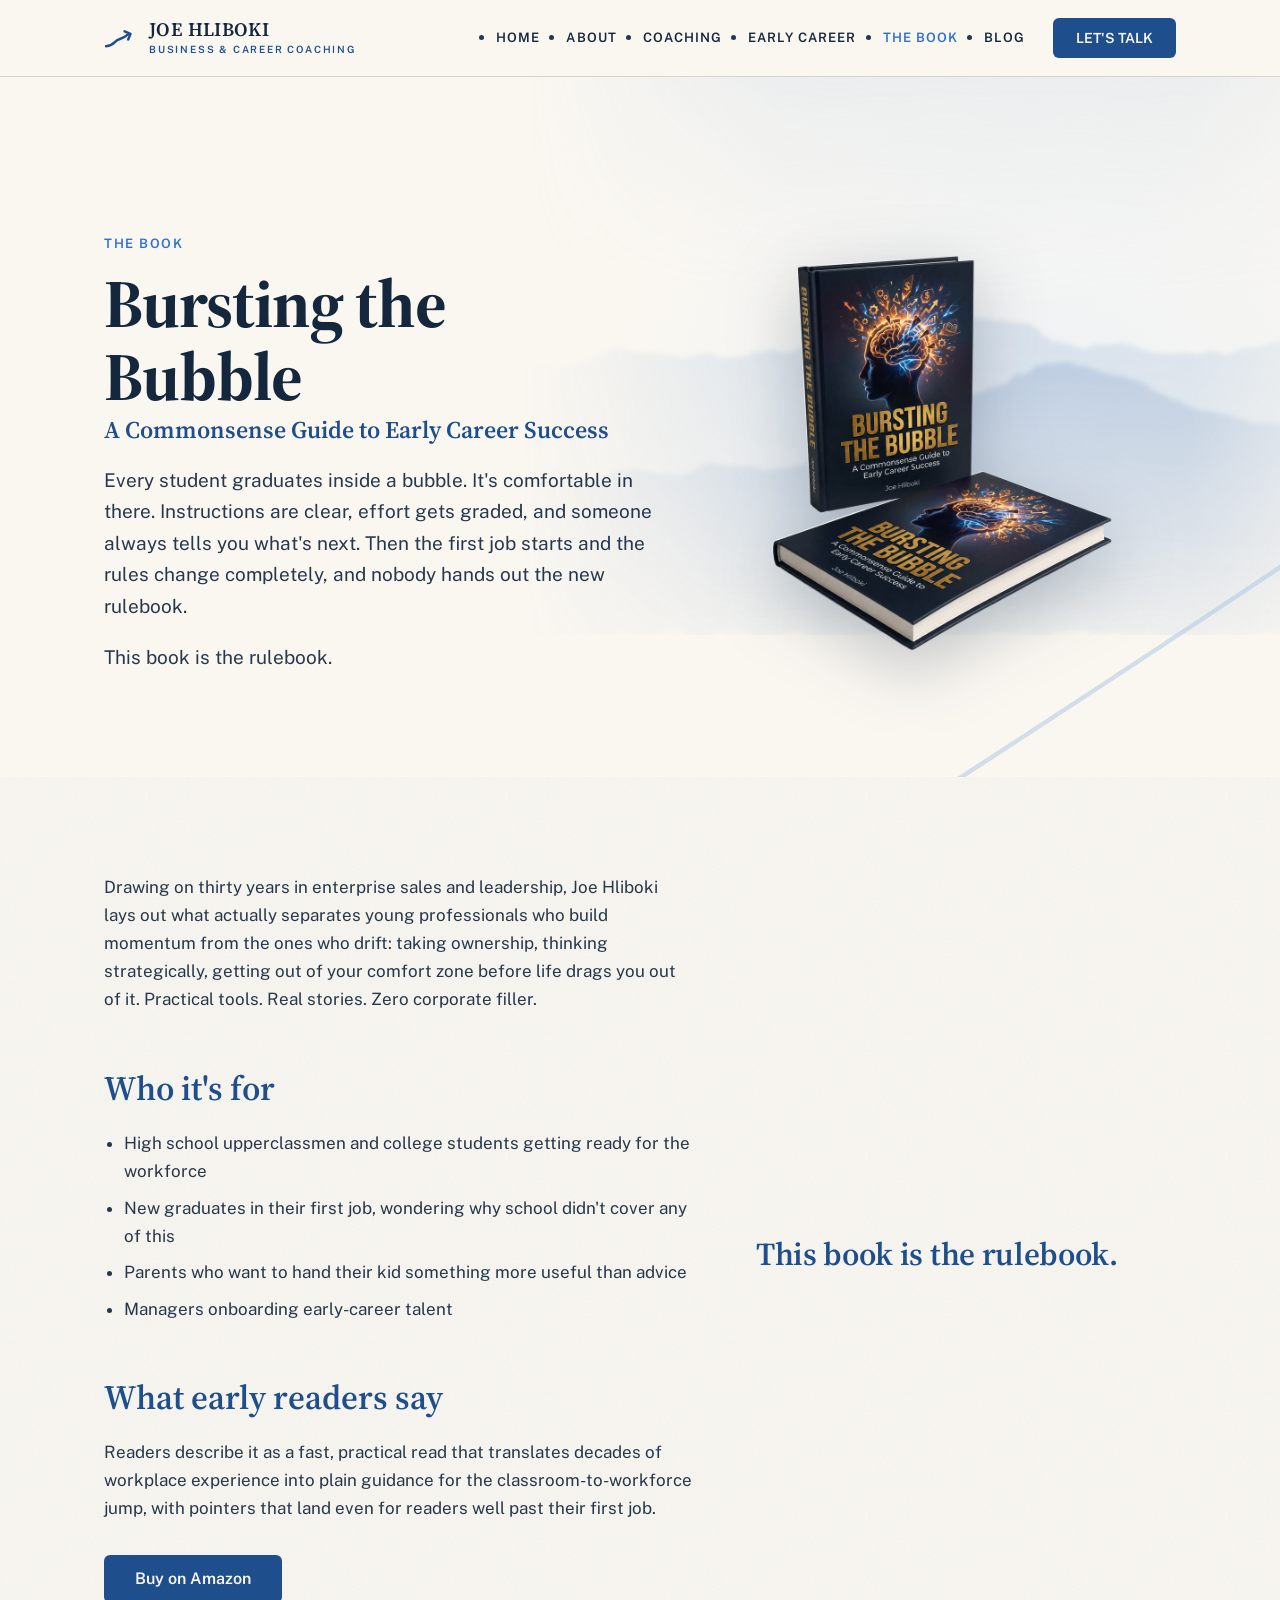
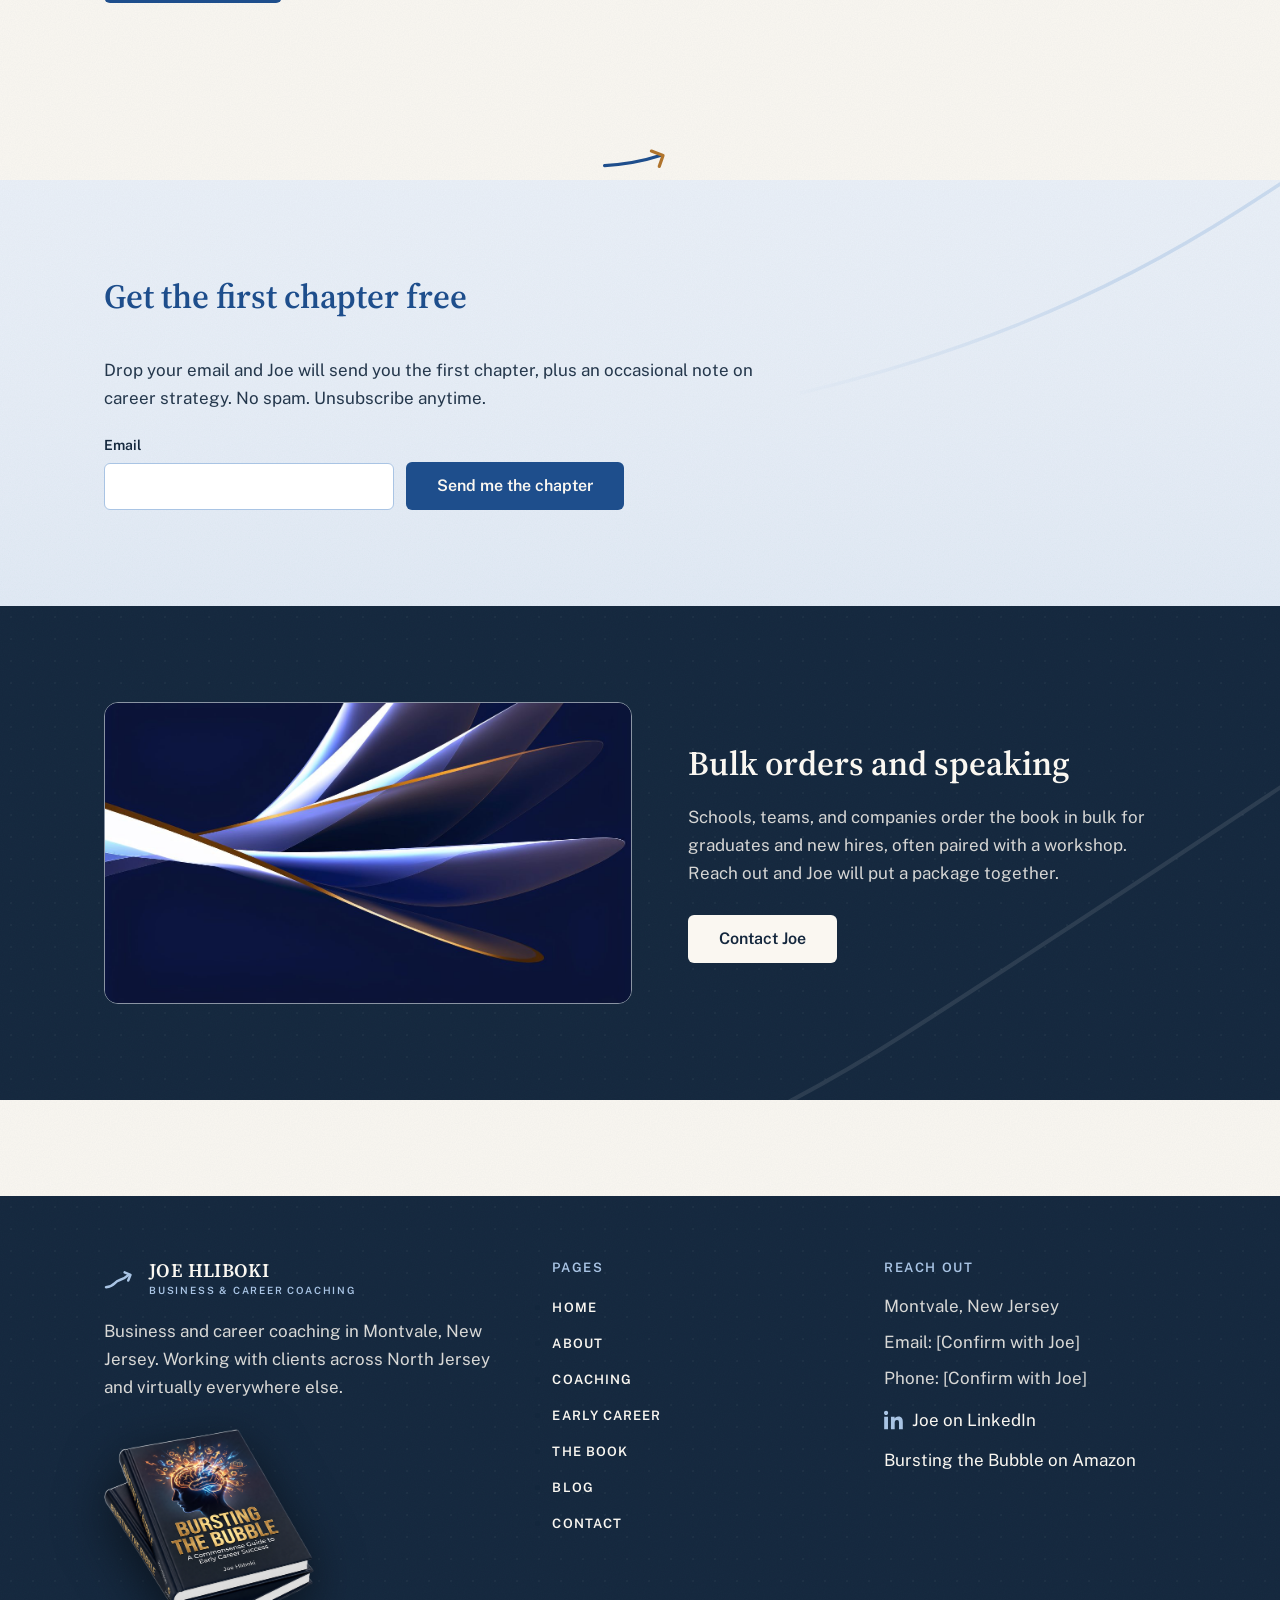
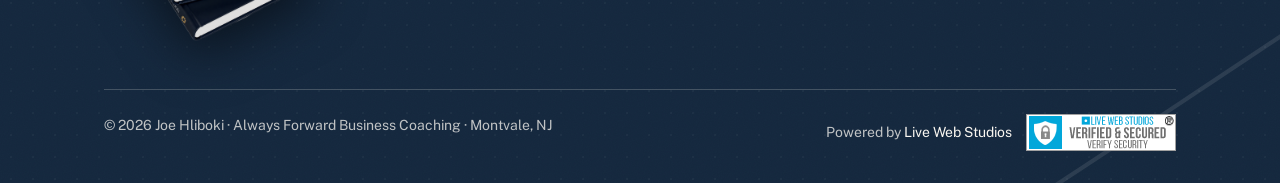
<file: book.html>
<!DOCTYPE html>
<html lang="en">
<head>
  <meta charset="UTF-8">
  <meta name="viewport" content="width=device-width, initial-scale=1">
  <title>Bursting the Bubble by Joe Hliboki | Early Career Success</title>
  <meta name="description" content="Bursting the Bubble by Joe Hliboki: a commonsense guide to early career success. Practical tools for students and young pros entering the workforce.">
  <!-- CANONICAL: confirm final domain with Joe, then update on every page before go-live -->
  <link rel="canonical" href="https://joehliboki.com/book.html">

  <!-- Open Graph -->
  <meta property="og:title" content="Bursting the Bubble by Joe Hliboki | Early Career Success">
  <meta property="og:description" content="Practical tools and real-world insight for students and young professionals entering the workforce.">
  <!-- CONFIRM WITH JOE: no og-image asset exists yet. Needs a 1200x630px image at images/og-image.jpg before go-live -->
  <meta property="og:image" content="https://joehliboki.com/images/og-image.jpg">
  <meta property="og:url" content="https://joehliboki.com/book.html">
  <meta property="og:type" content="website">

  <link rel="icon" type="image/svg+xml" href="data:image/svg+xml,%3Csvg xmlns='http://www.w3.org/2000/svg' viewBox='0 0 64 64'%3E%3Crect width='64' height='64' rx='14' fill='%23FAF7F1'/%3E%3Cpath d='M10 46c8-1 13-4 17-8 3.2-3.4 6.8-4.8 12-6.6 5.6-2 9.6-4.4 13-7.4' fill='none' stroke='%231E4E8C' stroke-width='5' stroke-linecap='round'/%3E%3Cpath d='M41 15.5l12 6.5-5 12' fill='none' stroke='%231E4E8C' stroke-width='5' stroke-linecap='round' stroke-linejoin='round'/%3E%3C/svg%3E">

  <link rel="preconnect" href="https://fonts.googleapis.com">
  <link rel="preconnect" href="https://fonts.gstatic.com" crossorigin>
  <link href="https://fonts.googleapis.com/css2?family=Public+Sans:wght@400;600&family=Source+Serif+4:opsz,wght@8..60,600;8..60,700&display=swap" rel="stylesheet">
  <link rel="stylesheet" href="css/style.css">
  <link rel="stylesheet" href="css/design-enrichment.css">
  <!-- Hero LCP image: the book render sits above the fold on this page -->
  <link rel="preload" as="image" href="images/book-standing.png">


  <script type="application/ld+json">
  {
    "@context": "https://schema.org",
    "@type": "Book",
    "name": "Bursting the Bubble: A Commonsense Guide to Early Career Success",
    "author": {
      "@type": "Person",
      "@id": "https://joehliboki.com/#joe",
      "name": "Joe Hliboki",
      "url": "https://joehliboki.com/about.html"
    },
    "description": "A commonsense guide to early career success. Practical tools and real-world insight for students and young professionals moving from the classroom to the workforce.",
    "url": "https://joehliboki.com/book.html",
    "sameAs": "https://www.amazon.com/Bursting-Bubble-Commonsense-Career-Success/dp/B0GXGBN1NW",
    "offers": {
      "@type": "Offer",
      "url": "https://www.amazon.com/Bursting-Bubble-Commonsense-Career-Success/dp/B0GXGBN1NW",
      "availability": "https://schema.org/InStock"
    }
  }
  </script>

  <!-- TODO: Replace GA4_PLACEHOLDER with actual G-XXXXXXXXXX before launch -->
  <script async src="https://www.googletagmanager.com/gtag/js?id=GA4_PLACEHOLDER"></script>
  <script>
    window.dataLayer = window.dataLayer || [];
    function gtag(){dataLayer.push(arguments);}
    gtag('js', new Date());
    gtag('config', 'GA4_PLACEHOLDER');
  </script>
</head>
<body>
  <a class="skip-link" href="#main">Skip to content</a>

  <header class="site-header">
    <div class="container header-inner">
      <a class="logo-link" href="index.html" aria-label="Joe Hliboki, home">
        <svg class="logo-mark" viewBox="0 0 34 22" aria-hidden="true" focusable="false">
          <path class="ml ml-line" pathLength="1" d="M2 19.2c4.1-.5 6.6-1.7 8.6-3.9 1.7-1.9 3.1-2.6 5.8-3.5 2.9-1 5.3-2.2 7.9-4.6"/>
          <path class="ml" d="M20.6 4.4l5.9 2.5-2.3 5.6"/>
        </svg>
        <span class="logo-text">
          <span class="logo-name">JOE HLIBOKI</span>
          <span class="logo-tag">BUSINESS &amp; CAREER COACHING</span>
        </span>
      </a>
      <button class="nav-toggle" aria-expanded="false" aria-controls="site-nav">Menu</button>
      <nav id="site-nav" class="site-nav" aria-label="Primary">
        <ul>
          <li><a href="index.html">HOME</a></li>
          <li><a href="about.html">ABOUT</a></li>
          <li><a href="coaching.html">COACHING</a></li>
          <li><a href="early-career.html">EARLY CAREER</a></li>
          <li><a href="book.html" aria-current="page">THE BOOK</a></li>
          <li><a href="blog/index.html">BLOG</a></li>
        </ul>
        <a class="btn btn-solid nav-cta" href="contact.html">LET'S TALK</a>
      </nav>
    </div>
  </header>

  <main id="main">

    <!-- Hero -->
    <section class="hero">
      <div class="container hero-grid">
        <div class="hero-copy">
          <span class="eyebrow">The Book</span>
          <h1>Bursting the Bubble</h1>
          <p class="subhead">A Commonsense Guide to Early Career Success</p>
          <p class="lead">Every student graduates inside a bubble. It's comfortable in there. Instructions are clear, effort gets graded, and someone always tells you what's next. Then the first job starts and the rules change completely, and nobody hands out the new rulebook.</p>
          <p class="lead">This book is the rulebook.</p>
        </div>
        <div class="hero-illo">
          <img class="book-shot" src="images/book-standing.png" alt="Bursting the Bubble by Joe Hliboki, hardcover" width="760" height="884" loading="eager">
        </div>
      </div>
    </section>

    <!-- About the book -->
    <section class="section">
      <div class="container split">
        <div class="prose">
          <p>Drawing on thirty years in enterprise sales and leadership, Joe Hliboki lays out what actually separates young professionals who build momentum from the ones who drift: taking ownership, thinking strategically, getting out of your comfort zone before life drags you out of it. Practical tools. Real stories. Zero corporate filler.</p>

          <h2>Who it's for</h2>
          <ul>
            <li>High school upperclassmen and college students getting ready for the workforce</li>
            <li>New graduates in their first job, wondering why school didn't cover any of this</li>
            <li>Parents who want to hand their kid something more useful than advice</li>
            <li>Managers onboarding early-career talent</li>
          </ul>

          <h2>What early readers say</h2>
          <!-- CONFIRM WITH JOE: 2-3 approved review quotes to replace this paragraph -->
          <p>Readers describe it as a fast, practical read that translates decades of workplace experience into plain guidance for the classroom-to-workforce jump, with pointers that land even for readers well past their first job.</p>
          <div class="btn-row book-cta reveal">
            <a class="btn btn-solid" href="https://www.amazon.com/Bursting-Bubble-Commonsense-Career-Success/dp/B0GXGBN1NW" rel="noopener">Buy on Amazon</a>
          </div>
        </div>
        <aside class="split-aside reveal">
          <p class="pull-quote" aria-hidden="true">This book is the rulebook.</p>
        </aside>
      </div>
    </section>

    <div class="divider" aria-hidden="true">
      <svg viewBox="0 0 60 26" focusable="false">
        <path class="ln d-line" pathLength="1" d="M2 21c16-1 30-3.4 44-8"/>
        <path class="ln d-arrow" d="M39 9.5l9.2 3.5-3 8.6"/>
      </svg>
    </div>

    <!-- First chapter free -->
    <section class="section band">
      <div class="container">
        <div class="section-head reveal">
          <h2>Get the first chapter free</h2>
        </div>
        <div class="prose reveal">
          <p>Drop your email and Joe will send you the first chapter, plus an occasional note on career strategy. No spam. Unsubscribe anytime.</p>
        </div>
        <!-- CONFIRM WITH JOE: chapter PDF and email delivery method -->
        <!-- TODO: Replace PLACEHOLDER with the real Formspree form ID before launch -->
        <form class="inline-form reveal" action="https://formspree.io/f/PLACEHOLDER" method="POST">
          <div class="field">
            <label for="chapter-email">Email</label>
            <input type="email" id="chapter-email" name="email" required autocomplete="email">
          </div>
          <input type="text" name="_gotcha" class="gotcha" tabindex="-1" aria-hidden="true">
          <button type="submit" class="btn btn-solid">Send me the chapter</button>
        </form>
      </div>
    </section>

    <!-- Bulk orders and speaking -->
    <section class="section band-ink">
      <div class="container">
        <div class="growth-split">
          <div class="growth-media reveal">
            <img class="growth-img" src="images/growth-book.jpg" alt="" aria-hidden="true" width="1280" height="731" loading="lazy">
          </div>
          <div class="growth-body">
            <div class="section-head reveal">
              <h2>Bulk orders and speaking</h2>
            </div>
            <div class="prose reveal">
              <p>Schools, teams, and companies order the book in bulk for graduates and new hires, often paired with a workshop. Reach out and Joe will put a package together.</p>
            </div>
            <div class="btn-row reveal">
              <a class="btn btn-solid" href="contact.html">Contact Joe</a>
            </div>
          </div>
        </div>
      </div>
    </section>

  </main>

  <footer class="site-footer">
    <div class="container">
      <div class="footer-grid">
        <div>
          <a class="logo-link" href="index.html" aria-label="Joe Hliboki, home">
            <svg class="logo-mark" viewBox="0 0 34 22" aria-hidden="true" focusable="false">
              <path class="ml" d="M2 19.2c4.1-.5 6.6-1.7 8.6-3.9 1.7-1.9 3.1-2.6 5.8-3.5 2.9-1 5.3-2.2 7.9-4.6"/>
              <path class="ml" d="M20.6 4.4l5.9 2.5-2.3 5.6"/>
            </svg>
            <span class="logo-text">
              <span class="logo-name">JOE HLIBOKI</span>
              <span class="logo-tag">BUSINESS &amp; CAREER COACHING</span>
            </span>
          </a>
          <p class="footer-desc">Business and career coaching in Montvale, New Jersey. Working with clients across North Jersey and virtually everywhere else.</p>
          <img class="footer-book" src="images/book-flat.png" alt="Bursting the Bubble by Joe Hliboki" width="520" height="525" loading="lazy">
        </div>
        <nav aria-label="Footer">
          <h2 class="footer-head">Pages</h2>
          <ul>
            <li><a href="index.html">HOME</a></li>
            <li><a href="about.html">ABOUT</a></li>
            <li><a href="coaching.html">COACHING</a></li>
            <li><a href="early-career.html">EARLY CAREER</a></li>
            <li><a href="book.html">THE BOOK</a></li>
            <li><a href="blog/index.html">BLOG</a></li>
            <li><a href="contact.html">CONTACT</a></li>
          </ul>
        </nav>
        <div>
          <h2 class="footer-head">Reach Out</h2>
          <ul class="footer-contact">
            <li>Montvale, New Jersey</li>
            <!-- CONFIRM WITH JOE: business email and phone -->
            <li>Email: [Confirm with Joe]</li>
            <li>Phone: [Confirm with Joe]</li>
            <li>
              <!-- CONFIRM WITH JOE: LinkedIn profile URL -->
              <a class="social-link" href="#" rel="noopener">
                <svg viewBox="0 0 24 24" aria-hidden="true" focusable="false"><path d="M4.98 3.5C4.98 4.88 3.87 6 2.5 6S0 4.88 0 3.5 1.12 1 2.5 1s2.48 1.12 2.48 2.5zM.22 8.1h4.56V23H.22V8.1zM8.34 8.1h4.37v2.03h.06c.61-1.15 2.1-2.37 4.32-2.37 4.62 0 5.47 3.04 5.47 6.99V23h-4.56v-7.21c0-1.72-.03-3.93-2.4-3.93-2.4 0-2.77 1.87-2.77 3.8V23H8.34V8.1z"/></svg>
                Joe on LinkedIn
              </a>
            </li>
            <li><a href="https://www.amazon.com/Bursting-Bubble-Commonsense-Career-Success/dp/B0GXGBN1NW" rel="noopener">Bursting the Bubble on Amazon</a></li>
          </ul>
        </div>
      </div>
      <div class="footer-bottom">
        <p>&copy; 2026 Joe Hliboki &middot; Always Forward Business Coaching &middot; Montvale, NJ</p>
        <div class="footer-made">
          <p>Powered by <a href="https://livewebstudios.com" target="_blank" rel="noopener">Live Web Studios</a></p>
          <span class="footer-badge"><img src="images/verifiedsecured.png" alt="Verified &amp; Secured" width="150" height="37"></span>
        </div>
      </div>
    </div>
  </footer>

  <script src="js/main.js"></script>
</body>
</html>
</file>
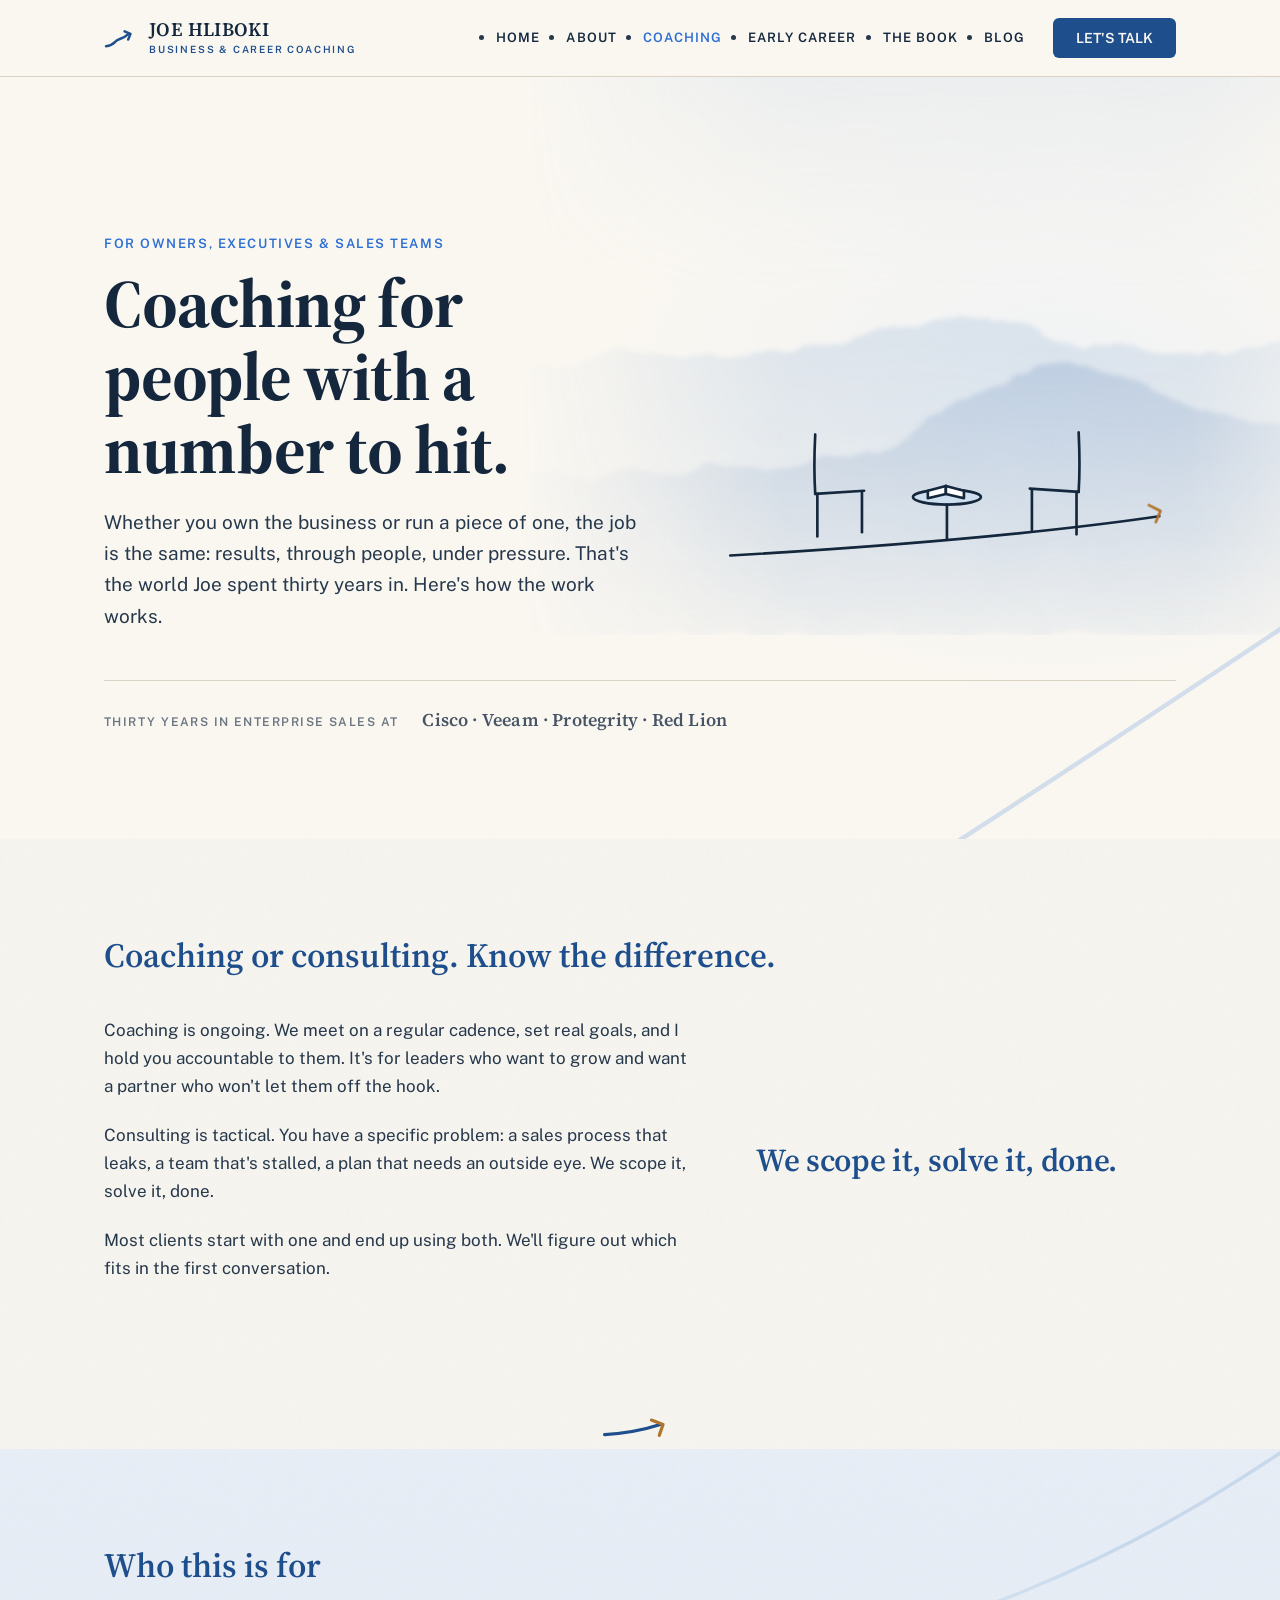
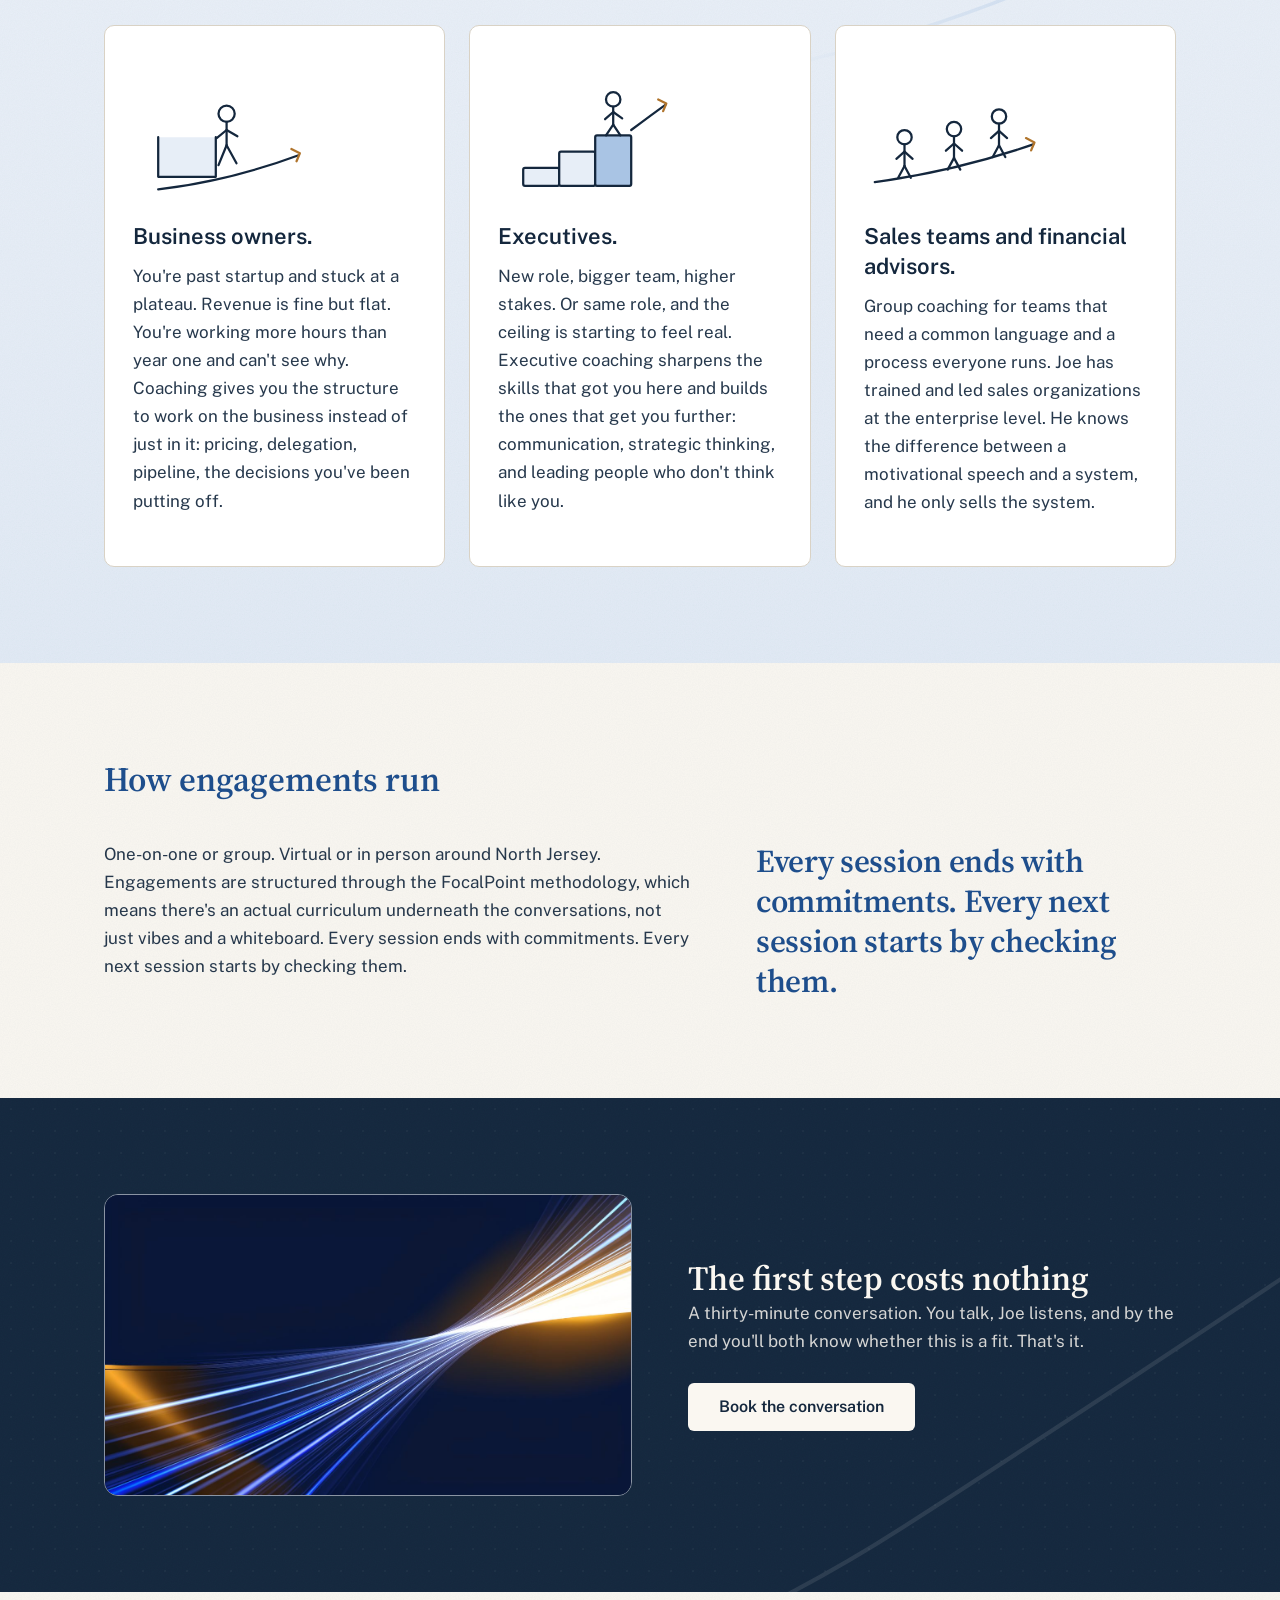
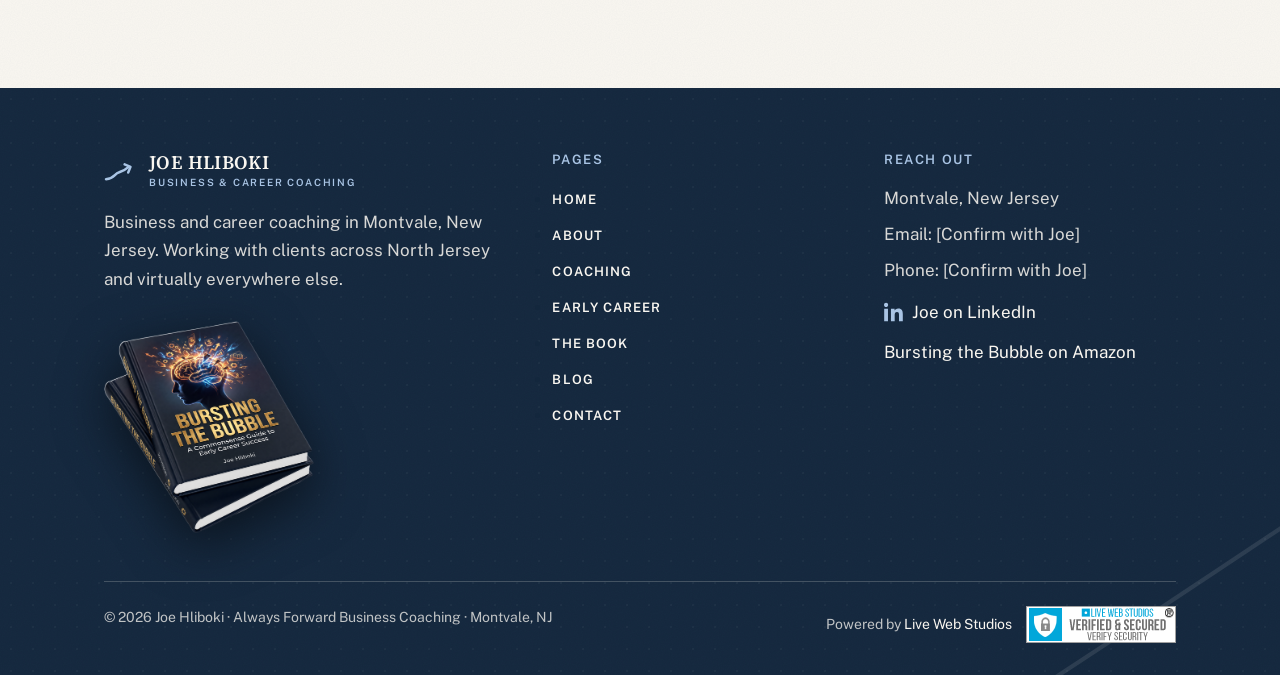
<file: coaching.html>
<!DOCTYPE html>
<html lang="en">
<head>
  <meta charset="UTF-8">
  <meta name="viewport" content="width=device-width, initial-scale=1">
  <title>Business &amp; Executive Coaching | Joe Hliboki, Montvale NJ</title>
  <meta name="description" content="One-on-one and group coaching for business owners, executives, and sales teams in North Jersey and virtually. Certified FocalPoint coaching from Joe Hliboki.">
  <!-- CANONICAL: confirm final domain with Joe, then update on every page before go-live -->
  <link rel="canonical" href="https://joehliboki.com/coaching.html">

  <!-- Open Graph -->
  <meta property="og:title" content="Business &amp; Executive Coaching | Joe Hliboki, Montvale NJ">
  <meta property="og:description" content="One-on-one and group coaching for business owners, executives, and sales teams in North Jersey and virtually.">
  <!-- CONFIRM WITH JOE: no og-image asset exists yet. Needs a 1200x630px image at images/og-image.jpg before go-live -->
  <meta property="og:image" content="https://joehliboki.com/images/og-image.jpg">
  <meta property="og:url" content="https://joehliboki.com/coaching.html">
  <meta property="og:type" content="website">

  <link rel="icon" type="image/svg+xml" href="data:image/svg+xml,%3Csvg xmlns='http://www.w3.org/2000/svg' viewBox='0 0 64 64'%3E%3Crect width='64' height='64' rx='14' fill='%23FAF7F1'/%3E%3Cpath d='M10 46c8-1 13-4 17-8 3.2-3.4 6.8-4.8 12-6.6 5.6-2 9.6-4.4 13-7.4' fill='none' stroke='%231E4E8C' stroke-width='5' stroke-linecap='round'/%3E%3Cpath d='M41 15.5l12 6.5-5 12' fill='none' stroke='%231E4E8C' stroke-width='5' stroke-linecap='round' stroke-linejoin='round'/%3E%3C/svg%3E">

  <link rel="preconnect" href="https://fonts.googleapis.com">
  <link rel="preconnect" href="https://fonts.gstatic.com" crossorigin>
  <link href="https://fonts.googleapis.com/css2?family=Public+Sans:wght@400;600&family=Source+Serif+4:opsz,wght@8..60,600;8..60,700&display=swap" rel="stylesheet">
  <link rel="stylesheet" href="css/style.css">
  <link rel="stylesheet" href="css/design-enrichment.css">

  <script type="application/ld+json">
  {
    "@context": "https://schema.org",
    "@type": "Person",
    "@id": "https://joehliboki.com/#joe",
    "name": "Joe Hliboki",
    "jobTitle": "Business & Executive Coach",
    "description": "Certified FocalPoint Business and Executive Coach working with business owners, executives, and sales teams in North Jersey and virtually.",
    "url": "https://joehliboki.com/coaching.html",
    "address": {
      "@type": "PostalAddress",
      "addressLocality": "Montvale",
      "addressRegion": "NJ",
      "addressCountry": "US"
    }
  }
  </script>

  <!-- TODO: Replace GA4_PLACEHOLDER with actual G-XXXXXXXXXX before launch -->
  <script async src="https://www.googletagmanager.com/gtag/js?id=GA4_PLACEHOLDER"></script>
  <script>
    window.dataLayer = window.dataLayer || [];
    function gtag(){dataLayer.push(arguments);}
    gtag('js', new Date());
    gtag('config', 'GA4_PLACEHOLDER');
  </script>
</head>
<body>
  <a class="skip-link" href="#main">Skip to content</a>

  <header class="site-header">
    <div class="container header-inner">
      <a class="logo-link" href="index.html" aria-label="Joe Hliboki, home">
        <svg class="logo-mark" viewBox="0 0 34 22" aria-hidden="true" focusable="false">
          <path class="ml ml-line" pathLength="1" d="M2 19.2c4.1-.5 6.6-1.7 8.6-3.9 1.7-1.9 3.1-2.6 5.8-3.5 2.9-1 5.3-2.2 7.9-4.6"/>
          <path class="ml" d="M20.6 4.4l5.9 2.5-2.3 5.6"/>
        </svg>
        <span class="logo-text">
          <span class="logo-name">JOE HLIBOKI</span>
          <span class="logo-tag">BUSINESS &amp; CAREER COACHING</span>
        </span>
      </a>
      <button class="nav-toggle" aria-expanded="false" aria-controls="site-nav">Menu</button>
      <nav id="site-nav" class="site-nav" aria-label="Primary">
        <ul>
          <li><a href="index.html">HOME</a></li>
          <li><a href="about.html">ABOUT</a></li>
          <li><a href="coaching.html" aria-current="page">COACHING</a></li>
          <li><a href="early-career.html">EARLY CAREER</a></li>
          <li><a href="book.html">THE BOOK</a></li>
          <li><a href="blog/index.html">BLOG</a></li>
        </ul>
        <a class="btn btn-solid nav-cta" href="contact.html">LET'S TALK</a>
      </nav>
    </div>
  </header>

  <main id="main">

    <!-- Hero -->
    <section class="hero">
      <div class="container hero-grid">
        <div class="hero-copy">
          <span class="eyebrow">For Owners, Executives &amp; Sales Teams</span>
          <h1>Coaching for people with a number to hit.</h1>
          <p class="lead">Whether you own the business or run a piece of one, the job is the same: results, through people, under pressure. That's the world Joe spent thirty years in. Here's how the work works.</p>
        </div>
        <div class="hero-illo">
          <svg class="illo" viewBox="0 0 440 300" role="img" aria-label="Two empty chairs face each other across a small round table holding an open notebook. A rising line runs along the floor beneath them.">
            <path class="ln af-line" pathLength="1" d="M20 266 C140 259 300 247 424 229"/>
            <path class="ln af-arrow" d="M414 218.5l11 5.6-4.4 10.4"/>
            <path class="ln" d="M100 152 C99 172 99 192 100 208"/>
            <path class="ln" d="M100 208 L146 205"/>
            <path class="ln" d="M144 206v38"/>
            <path class="ln" d="M102 208v40"/>
            <path class="ln" d="M348 150 C349 170 349 190 348 206"/>
            <path class="ln" d="M348 206 L302 203"/>
            <path class="ln" d="M304 204v38"/>
            <path class="ln" d="M346 206v40"/>
            <ellipse class="ln fw" cx="224" cy="211" rx="32" ry="7"/>
            <path class="ln" d="M224 218v32"/>
            <path class="ln fp" d="M206 205 L223 200.5 L223 208 L206 212 Z"/>
            <path class="ln fp" d="M240 205 L223 200.5 L223 208 L240 212 Z"/>
          </svg>
        </div>
      </div>
      <div class="container">
        <div class="proof-row reveal">
          <span class="proof-label">Thirty years in enterprise sales at</span>
          <span class="proof-names">Cisco &middot; Veeam &middot; Protegrity &middot; Red Lion</span>
        </div>
      </div>
    </section>

    <!-- Coaching or consulting -->
    <section class="section">
      <div class="container">
        <div class="section-head reveal">
          <h2>Coaching or consulting. Know the difference.</h2>
        </div>
        <div class="split">
          <div class="prose reveal">
            <p>Coaching is ongoing. We meet on a regular cadence, set real goals, and I hold you accountable to them. It's for leaders who want to grow and want a partner who won't let them off the hook.</p>
            <p>Consulting is tactical. You have a specific problem: a sales process that leaks, a team that's stalled, a plan that needs an outside eye. We scope it, solve it, done.</p>
            <p>Most clients start with one and end up using both. We'll figure out which fits in the first conversation.</p>
          </div>
          <aside class="split-aside reveal">
            <p class="pull-quote" aria-hidden="true">We scope it, solve it, done.</p>
          </aside>
        </div>
      </div>
    </section>

    <div class="divider" aria-hidden="true">
      <svg viewBox="0 0 60 26" focusable="false">
        <path class="ln d-line" pathLength="1" d="M2 21c16-1 30-3.4 44-8"/>
        <path class="ln d-arrow" d="M39 9.5l9.2 3.5-3 8.6"/>
      </svg>
    </div>

    <!-- Who this is for -->
    <section class="section band">
      <div class="container">
        <div class="section-head reveal">
          <h2>Who this is for</h2>
        </div>
        <div class="grid-3">
          <article class="card reveal">
            <svg class="illo spot" viewBox="0 0 200 160" role="img" aria-label="A figure steps up out of an open box onto a line rising toward an arrowhead.">
              <path class="ln fw" d="M28 88 v44 h64 v-44"/>
              <circle class="ln" cx="104" cy="62" r="9"/>
              <path class="ln" d="M104 71 v26"/>
              <path class="ln" d="M104 80 l-11 9"/>
              <path class="ln" d="M104 80 l12 7"/>
              <path class="ln" d="M104 97 l-9 22"/>
              <path class="ln" d="M104 97 l11 20"/>
              <path class="ln" d="M28 146 C80 140 130 128 184 108"/>
              <path class="ln ar" d="M176 101l9.4 4.9-3.7 8.8"/>
            </svg>
            <h3>Business owners.</h3>
            <p>You're past startup and stuck at a plateau. Revenue is fine but flat. You're working more hours than year one and can't see why. Coaching gives you the structure to work on the business instead of just in it: pricing, delegation, pipeline, the decisions you've been putting off.</p>
          </article>
          <article class="card reveal">
            <svg class="illo spot" viewBox="0 0 200 160" role="img" aria-label="A figure stands on the top step of three ascending steps as a line rises off the highest one.">
              <rect class="ln fw" x="28" y="122" width="40" height="20" rx="2"/>
              <rect class="ln fw" x="68" y="104" width="40" height="38" rx="2"/>
              <rect class="ln fs" x="108" y="86" width="40" height="56" rx="2"/>
              <circle class="ln" cx="128" cy="46" r="8"/>
              <path class="ln" d="M128 54 v20"/>
              <path class="ln" d="M128 60 l-9 8"/>
              <path class="ln" d="M128 60 l10 7"/>
              <path class="ln" d="M128 74 l-8 12"/>
              <path class="ln" d="M128 74 l8 12"/>
              <path class="ln" d="M148 80 C160 71 172 62 186 52"/>
              <path class="ln ar" d="M178 46l9 4.6-3.5 8.4"/>
            </svg>
            <h3>Executives.</h3>
            <p>New role, bigger team, higher stakes. Or same role, and the ceiling is starting to feel real. Executive coaching sharpens the skills that got you here and builds the ones that get you further: communication, strategic thinking, and leading people who don't think like you.</p>
          </article>
          <article class="card reveal">
            <svg class="illo spot" viewBox="0 0 200 160" role="img" aria-label="Three figures stand at rising heights along one climbing line that ends in an arrowhead.">
              <path class="ln" d="M12 138 C70 130 130 116 188 96"/>
              <path class="ln ar" d="M180 89l9.4 4.9-3.7 8.8"/>
              <circle class="ln" cx="45" cy="88" r="8"/>
              <path class="ln" d="M45 96 v24"/>
              <path class="ln" d="M45 104 l-9 8"/>
              <path class="ln" d="M45 104 l9 8"/>
              <path class="ln" d="M45 120 l-7 13"/>
              <path class="ln" d="M45 120 l7 13"/>
              <circle class="ln" cx="100" cy="79" r="8"/>
              <path class="ln" d="M100 87 v24"/>
              <path class="ln" d="M100 95 l-9 8"/>
              <path class="ln" d="M100 95 l9 8"/>
              <path class="ln" d="M100 111 l-7 13"/>
              <path class="ln" d="M100 111 l7 13"/>
              <circle class="ln" cx="150" cy="65" r="8"/>
              <path class="ln" d="M150 73 v24"/>
              <path class="ln" d="M150 81 l-9 8"/>
              <path class="ln" d="M150 81 l9 8"/>
              <path class="ln" d="M150 97 l-7 13"/>
              <path class="ln" d="M150 97 l7 13"/>
            </svg>
            <h3>Sales teams and financial advisors.</h3>
            <p>Group coaching for teams that need a common language and a process everyone runs. Joe has trained and led sales organizations at the enterprise level. He knows the difference between a motivational speech and a system, and he only sells the system.</p>
          </article>
        </div>
      </div>
    </section>

    <!-- How engagements run -->
    <section class="section">
      <div class="container">
        <div class="section-head reveal">
          <h2>How engagements run</h2>
        </div>
        <div class="split">
          <div class="prose reveal">
            <p>One-on-one or group. Virtual or in person around North Jersey. Engagements are structured through the FocalPoint methodology, which means there's an actual curriculum underneath the conversations, not just vibes and a whiteboard. Every session ends with commitments. Every next session starts by checking them.</p>
          </div>
          <aside class="split-aside reveal">
            <p class="pull-quote" aria-hidden="true">Every session ends with commitments. Every next session starts by checking them.</p>
          </aside>
        </div>
      </div>
    </section>

    <!-- First step -->
    <section class="section band-ink">
      <div class="container">
        <div class="growth-split">
          <div class="growth-media reveal">
            <img class="growth-img" src="images/growth-coaching.jpg" alt="" aria-hidden="true" width="1280" height="731" loading="lazy">
          </div>
          <div class="growth-body">
            <h2 class="reveal">The first step costs nothing</h2>
            <div class="prose reveal">
              <p>A thirty-minute conversation. You talk, Joe listens, and by the end you'll both know whether this is a fit. That's it.</p>
            </div>
            <div class="btn-row reveal">
              <a class="btn btn-solid" href="contact.html">Book the conversation</a>
            </div>
          </div>
        </div>
      </div>
    </section>

  </main>

  <footer class="site-footer">
    <div class="container">
      <div class="footer-grid">
        <div>
          <a class="logo-link" href="index.html" aria-label="Joe Hliboki, home">
            <svg class="logo-mark" viewBox="0 0 34 22" aria-hidden="true" focusable="false">
              <path class="ml" d="M2 19.2c4.1-.5 6.6-1.7 8.6-3.9 1.7-1.9 3.1-2.6 5.8-3.5 2.9-1 5.3-2.2 7.9-4.6"/>
              <path class="ml" d="M20.6 4.4l5.9 2.5-2.3 5.6"/>
            </svg>
            <span class="logo-text">
              <span class="logo-name">JOE HLIBOKI</span>
              <span class="logo-tag">BUSINESS &amp; CAREER COACHING</span>
            </span>
          </a>
          <p class="footer-desc">Business and career coaching in Montvale, New Jersey. Working with clients across North Jersey and virtually everywhere else.</p>
          <img class="footer-book" src="images/book-flat.png" alt="Bursting the Bubble by Joe Hliboki" width="520" height="525" loading="lazy">
        </div>
        <nav aria-label="Footer">
          <h2 class="footer-head">Pages</h2>
          <ul>
            <li><a href="index.html">HOME</a></li>
            <li><a href="about.html">ABOUT</a></li>
            <li><a href="coaching.html">COACHING</a></li>
            <li><a href="early-career.html">EARLY CAREER</a></li>
            <li><a href="book.html">THE BOOK</a></li>
            <li><a href="blog/index.html">BLOG</a></li>
            <li><a href="contact.html">CONTACT</a></li>
          </ul>
        </nav>
        <div>
          <h2 class="footer-head">Reach Out</h2>
          <ul class="footer-contact">
            <li>Montvale, New Jersey</li>
            <!-- CONFIRM WITH JOE: business email and phone -->
            <li>Email: [Confirm with Joe]</li>
            <li>Phone: [Confirm with Joe]</li>
            <li>
              <!-- CONFIRM WITH JOE: LinkedIn profile URL -->
              <a class="social-link" href="#" rel="noopener">
                <svg viewBox="0 0 24 24" aria-hidden="true" focusable="false"><path d="M4.98 3.5C4.98 4.88 3.87 6 2.5 6S0 4.88 0 3.5 1.12 1 2.5 1s2.48 1.12 2.48 2.5zM.22 8.1h4.56V23H.22V8.1zM8.34 8.1h4.37v2.03h.06c.61-1.15 2.1-2.37 4.32-2.37 4.62 0 5.47 3.04 5.47 6.99V23h-4.56v-7.21c0-1.72-.03-3.93-2.4-3.93-2.4 0-2.77 1.87-2.77 3.8V23H8.34V8.1z"/></svg>
                Joe on LinkedIn
              </a>
            </li>
            <li><a href="https://www.amazon.com/Bursting-Bubble-Commonsense-Career-Success/dp/B0GXGBN1NW" rel="noopener">Bursting the Bubble on Amazon</a></li>
          </ul>
        </div>
      </div>
      <div class="footer-bottom">
        <p>&copy; 2026 Joe Hliboki &middot; Always Forward Business Coaching &middot; Montvale, NJ</p>
        <div class="footer-made">
          <p>Powered by <a href="https://livewebstudios.com" target="_blank" rel="noopener">Live Web Studios</a></p>
          <span class="footer-badge"><img src="images/verifiedsecured.png" alt="Verified &amp; Secured" width="150" height="37"></span>
        </div>
      </div>
    </div>
  </footer>

  <script src="js/main.js"></script>
</body>
</html>
</file>
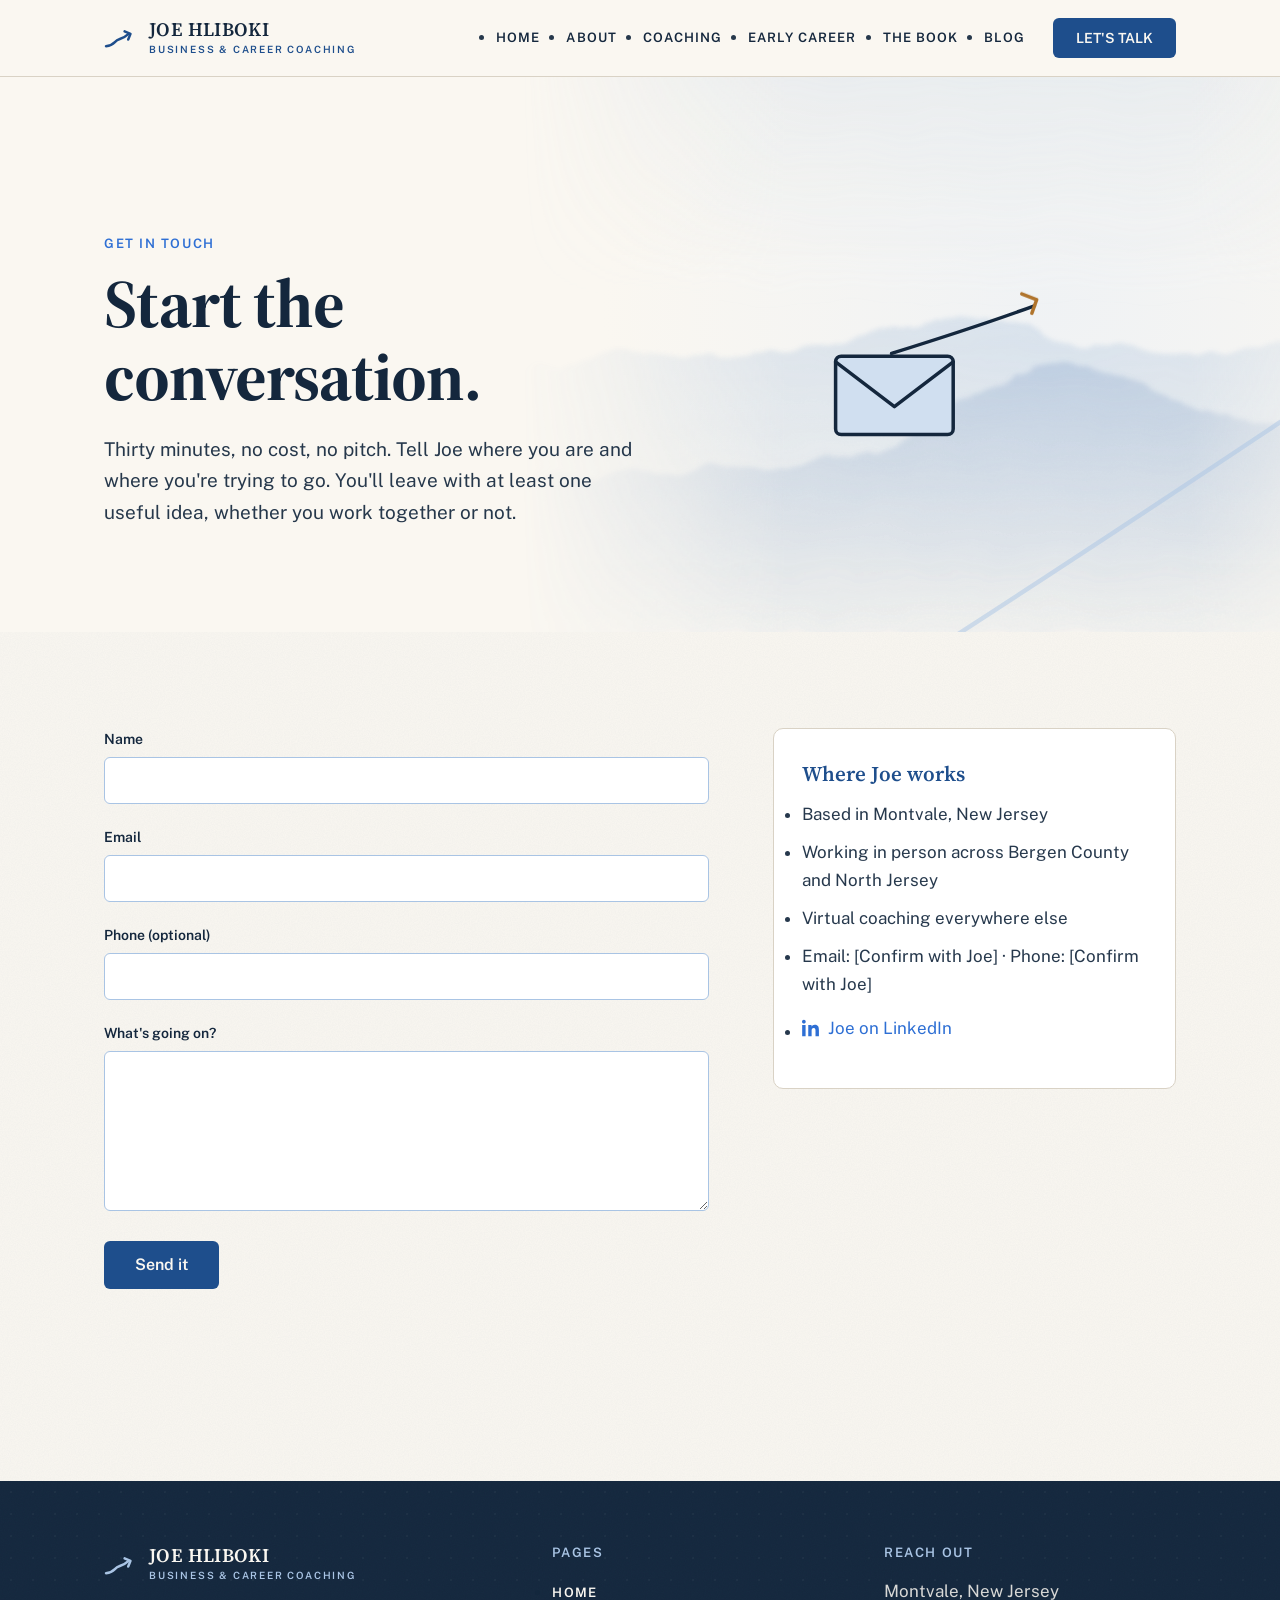
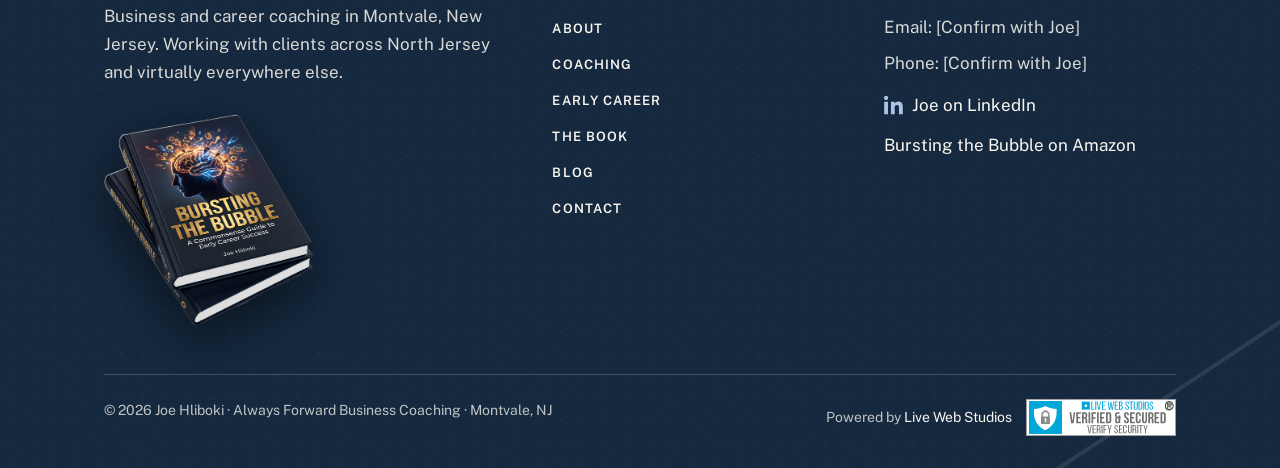
<file: contact.html>
<!DOCTYPE html>
<html lang="en">
<head>
  <meta charset="UTF-8">
  <meta name="viewport" content="width=device-width, initial-scale=1">
  <title>Contact Joe Hliboki | Business Coach, Montvale NJ</title>
  <meta name="description" content="Book a free 30-minute conversation with business and career coach Joe Hliboki. Based in Montvale, NJ. In person across North Jersey or virtual anywhere.">
  <!-- CANONICAL: confirm final domain with Joe, then update on every page before go-live -->
  <link rel="canonical" href="https://joehliboki.com/contact.html">

  <!-- Open Graph -->
  <meta property="og:title" content="Contact Joe Hliboki | Business Coach, Montvale NJ">
  <meta property="og:description" content="Book a free 30-minute conversation with business and career coach Joe Hliboki. In person across North Jersey or virtual anywhere.">
  <!-- CONFIRM WITH JOE: no og-image asset exists yet. Needs a 1200x630px image at images/og-image.jpg before go-live -->
  <meta property="og:image" content="https://joehliboki.com/images/og-image.jpg">
  <meta property="og:url" content="https://joehliboki.com/contact.html">
  <meta property="og:type" content="website">

  <link rel="icon" type="image/svg+xml" href="data:image/svg+xml,%3Csvg xmlns='http://www.w3.org/2000/svg' viewBox='0 0 64 64'%3E%3Crect width='64' height='64' rx='14' fill='%23FAF7F1'/%3E%3Cpath d='M10 46c8-1 13-4 17-8 3.2-3.4 6.8-4.8 12-6.6 5.6-2 9.6-4.4 13-7.4' fill='none' stroke='%231E4E8C' stroke-width='5' stroke-linecap='round'/%3E%3Cpath d='M41 15.5l12 6.5-5 12' fill='none' stroke='%231E4E8C' stroke-width='5' stroke-linecap='round' stroke-linejoin='round'/%3E%3C/svg%3E">

  <link rel="preconnect" href="https://fonts.googleapis.com">
  <link rel="preconnect" href="https://fonts.gstatic.com" crossorigin>
  <link href="https://fonts.googleapis.com/css2?family=Public+Sans:wght@400;600&family=Source+Serif+4:opsz,wght@8..60,600;8..60,700&display=swap" rel="stylesheet">
  <link rel="stylesheet" href="css/style.css">
  <link rel="stylesheet" href="css/design-enrichment.css">

  <!-- CONFIRM WITH JOE: business email, phone, street address, and LinkedIn URL for schema -->
  <script type="application/ld+json">
  {
    "@context": "https://schema.org",
    "@graph": [
      {
        "@type": "Person",
        "@id": "https://joehliboki.com/#joe",
        "name": "Joe Hliboki",
        "jobTitle": "Business & Executive Coach",
        "url": "https://joehliboki.com",
        "worksFor": { "@id": "https://joehliboki.com/#business" }
      },
      {
        "@type": "ProfessionalService",
        "@id": "https://joehliboki.com/#business",
        "name": "Always Forward Business Coaching",
        "url": "https://joehliboki.com",
        "telephone": "",
        "email": "",
        "founder": { "@id": "https://joehliboki.com/#joe" },
        "description": "Business and career coaching for owners, executives, sales teams, and early-career professionals, based in Montvale, New Jersey.",
        "address": {
          "@type": "PostalAddress",
          "streetAddress": "",
          "addressLocality": "Montvale",
          "addressRegion": "NJ",
          "postalCode": "07645",
          "addressCountry": "US"
        },
        "areaServed": ["Montvale", "Bergen County", "North Jersey"]
      }
    ]
  }
  </script>

  <!-- TODO: Replace GA4_PLACEHOLDER with actual G-XXXXXXXXXX before launch -->
  <script async src="https://www.googletagmanager.com/gtag/js?id=GA4_PLACEHOLDER"></script>
  <script>
    window.dataLayer = window.dataLayer || [];
    function gtag(){dataLayer.push(arguments);}
    gtag('js', new Date());
    gtag('config', 'GA4_PLACEHOLDER');
  </script>
</head>
<body>
  <a class="skip-link" href="#main">Skip to content</a>

  <header class="site-header">
    <div class="container header-inner">
      <a class="logo-link" href="index.html" aria-label="Joe Hliboki, home">
        <svg class="logo-mark" viewBox="0 0 34 22" aria-hidden="true" focusable="false">
          <path class="ml ml-line" pathLength="1" d="M2 19.2c4.1-.5 6.6-1.7 8.6-3.9 1.7-1.9 3.1-2.6 5.8-3.5 2.9-1 5.3-2.2 7.9-4.6"/>
          <path class="ml" d="M20.6 4.4l5.9 2.5-2.3 5.6"/>
        </svg>
        <span class="logo-text">
          <span class="logo-name">JOE HLIBOKI</span>
          <span class="logo-tag">BUSINESS &amp; CAREER COACHING</span>
        </span>
      </a>
      <button class="nav-toggle" aria-expanded="false" aria-controls="site-nav">Menu</button>
      <nav id="site-nav" class="site-nav" aria-label="Primary">
        <ul>
          <li><a href="index.html">HOME</a></li>
          <li><a href="about.html">ABOUT</a></li>
          <li><a href="coaching.html">COACHING</a></li>
          <li><a href="early-career.html">EARLY CAREER</a></li>
          <li><a href="book.html">THE BOOK</a></li>
          <li><a href="blog/index.html">BLOG</a></li>
        </ul>
        <a class="btn btn-solid nav-cta" href="contact.html">LET'S TALK</a>
      </nav>
    </div>
  </header>

  <main id="main">

    <!-- Hero -->
    <section class="hero">
      <div class="container hero-grid">
        <div class="hero-copy">
          <span class="eyebrow">Get In Touch</span>
          <h1>Start the conversation.</h1>
          <p class="lead">Thirty minutes, no cost, no pitch. Tell Joe where you are and where you're trying to go. You'll leave with at least one useful idea, whether you work together or not.</p>
        </div>
        <div class="hero-illo">
          <svg class="illo illo-small" viewBox="0 0 200 130" role="img" aria-label="An envelope with a rising line lifting off its flap toward an arrowhead.">
            <rect class="ln fw" x="24" y="48" width="84" height="56" rx="4"/>
            <path class="ln" d="M24 52 L66 84 L108 52"/>
            <path class="ln af-line" pathLength="1" d="M64 46 C96 36 128 26 166 12"/>
            <path class="ln af-arrow" d="M157 3.5l10.6 4.2-3.4 9.6"/>
          </svg>
        </div>
      </div>
    </section>

    <!-- Form + sidebar -->
    <section class="section">
      <div class="container form-grid">
        <div>
          <!-- TODO: Replace PLACEHOLDER with the real Formspree form ID before launch -->
          <form action="https://formspree.io/f/PLACEHOLDER" method="POST">
            <div class="field">
              <label for="contact-name">Name</label>
              <input type="text" id="contact-name" name="name" required autocomplete="name">
            </div>
            <div class="field">
              <label for="contact-email">Email</label>
              <input type="email" id="contact-email" name="email" required autocomplete="email">
            </div>
            <div class="field">
              <label for="contact-phone">Phone (optional)</label>
              <input type="tel" id="contact-phone" name="phone" autocomplete="tel">
            </div>
            <div class="field">
              <label for="contact-message">What's going on?</label>
              <textarea id="contact-message" name="message" required></textarea>
            </div>
            <input type="text" name="_gotcha" class="gotcha" tabindex="-1" aria-hidden="true">
            <button type="submit" class="btn btn-solid">Send it</button>
          </form>
        </div>
        <aside class="info-block">
          <h2>Where Joe works</h2>
          <ul>
            <li>Based in Montvale, New Jersey</li>
            <li>Working in person across Bergen County and North Jersey</li>
            <li>Virtual coaching everywhere else</li>
            <!-- CONFIRM WITH JOE: business email and phone -->
            <li>Email: [Confirm with Joe] &middot; Phone: [Confirm with Joe]</li>
            <li>
              <!-- CONFIRM WITH JOE: LinkedIn profile URL -->
              <a class="social-link" href="#" rel="noopener">
                <svg viewBox="0 0 24 24" aria-hidden="true" focusable="false"><path d="M4.98 3.5C4.98 4.88 3.87 6 2.5 6S0 4.88 0 3.5 1.12 1 2.5 1s2.48 1.12 2.48 2.5zM.22 8.1h4.56V23H.22V8.1zM8.34 8.1h4.37v2.03h.06c.61-1.15 2.1-2.37 4.32-2.37 4.62 0 5.47 3.04 5.47 6.99V23h-4.56v-7.21c0-1.72-.03-3.93-2.4-3.93-2.4 0-2.77 1.87-2.77 3.8V23H8.34V8.1z"/></svg>
                Joe on LinkedIn
              </a>
            </li>
          </ul>
        </aside>
      </div>
    </section>

  </main>

  <footer class="site-footer">
    <div class="container">
      <div class="footer-grid">
        <div>
          <a class="logo-link" href="index.html" aria-label="Joe Hliboki, home">
            <svg class="logo-mark" viewBox="0 0 34 22" aria-hidden="true" focusable="false">
              <path class="ml" d="M2 19.2c4.1-.5 6.6-1.7 8.6-3.9 1.7-1.9 3.1-2.6 5.8-3.5 2.9-1 5.3-2.2 7.9-4.6"/>
              <path class="ml" d="M20.6 4.4l5.9 2.5-2.3 5.6"/>
            </svg>
            <span class="logo-text">
              <span class="logo-name">JOE HLIBOKI</span>
              <span class="logo-tag">BUSINESS &amp; CAREER COACHING</span>
            </span>
          </a>
          <p class="footer-desc">Business and career coaching in Montvale, New Jersey. Working with clients across North Jersey and virtually everywhere else.</p>
          <img class="footer-book" src="images/book-flat.png" alt="Bursting the Bubble by Joe Hliboki" width="520" height="525" loading="lazy">
        </div>
        <nav aria-label="Footer">
          <h2 class="footer-head">Pages</h2>
          <ul>
            <li><a href="index.html">HOME</a></li>
            <li><a href="about.html">ABOUT</a></li>
            <li><a href="coaching.html">COACHING</a></li>
            <li><a href="early-career.html">EARLY CAREER</a></li>
            <li><a href="book.html">THE BOOK</a></li>
            <li><a href="blog/index.html">BLOG</a></li>
            <li><a href="contact.html">CONTACT</a></li>
          </ul>
        </nav>
        <div>
          <h2 class="footer-head">Reach Out</h2>
          <ul class="footer-contact">
            <li>Montvale, New Jersey</li>
            <!-- CONFIRM WITH JOE: business email and phone -->
            <li>Email: [Confirm with Joe]</li>
            <li>Phone: [Confirm with Joe]</li>
            <li>
              <!-- CONFIRM WITH JOE: LinkedIn profile URL -->
              <a class="social-link" href="#" rel="noopener">
                <svg viewBox="0 0 24 24" aria-hidden="true" focusable="false"><path d="M4.98 3.5C4.98 4.88 3.87 6 2.5 6S0 4.88 0 3.5 1.12 1 2.5 1s2.48 1.12 2.48 2.5zM.22 8.1h4.56V23H.22V8.1zM8.34 8.1h4.37v2.03h.06c.61-1.15 2.1-2.37 4.32-2.37 4.62 0 5.47 3.04 5.47 6.99V23h-4.56v-7.21c0-1.72-.03-3.93-2.4-3.93-2.4 0-2.77 1.87-2.77 3.8V23H8.34V8.1z"/></svg>
                Joe on LinkedIn
              </a>
            </li>
            <li><a href="https://www.amazon.com/Bursting-Bubble-Commonsense-Career-Success/dp/B0GXGBN1NW" rel="noopener">Bursting the Bubble on Amazon</a></li>
          </ul>
        </div>
      </div>
      <div class="footer-bottom">
        <p>&copy; 2026 Joe Hliboki &middot; Always Forward Business Coaching &middot; Montvale, NJ</p>
        <div class="footer-made">
          <p>Powered by <a href="https://livewebstudios.com" target="_blank" rel="noopener">Live Web Studios</a></p>
          <span class="footer-badge"><img src="images/verifiedsecured.png" alt="Verified &amp; Secured" width="150" height="37"></span>
        </div>
      </div>
    </div>
  </footer>

  <script src="js/main.js"></script>
</body>
</html>
</file>
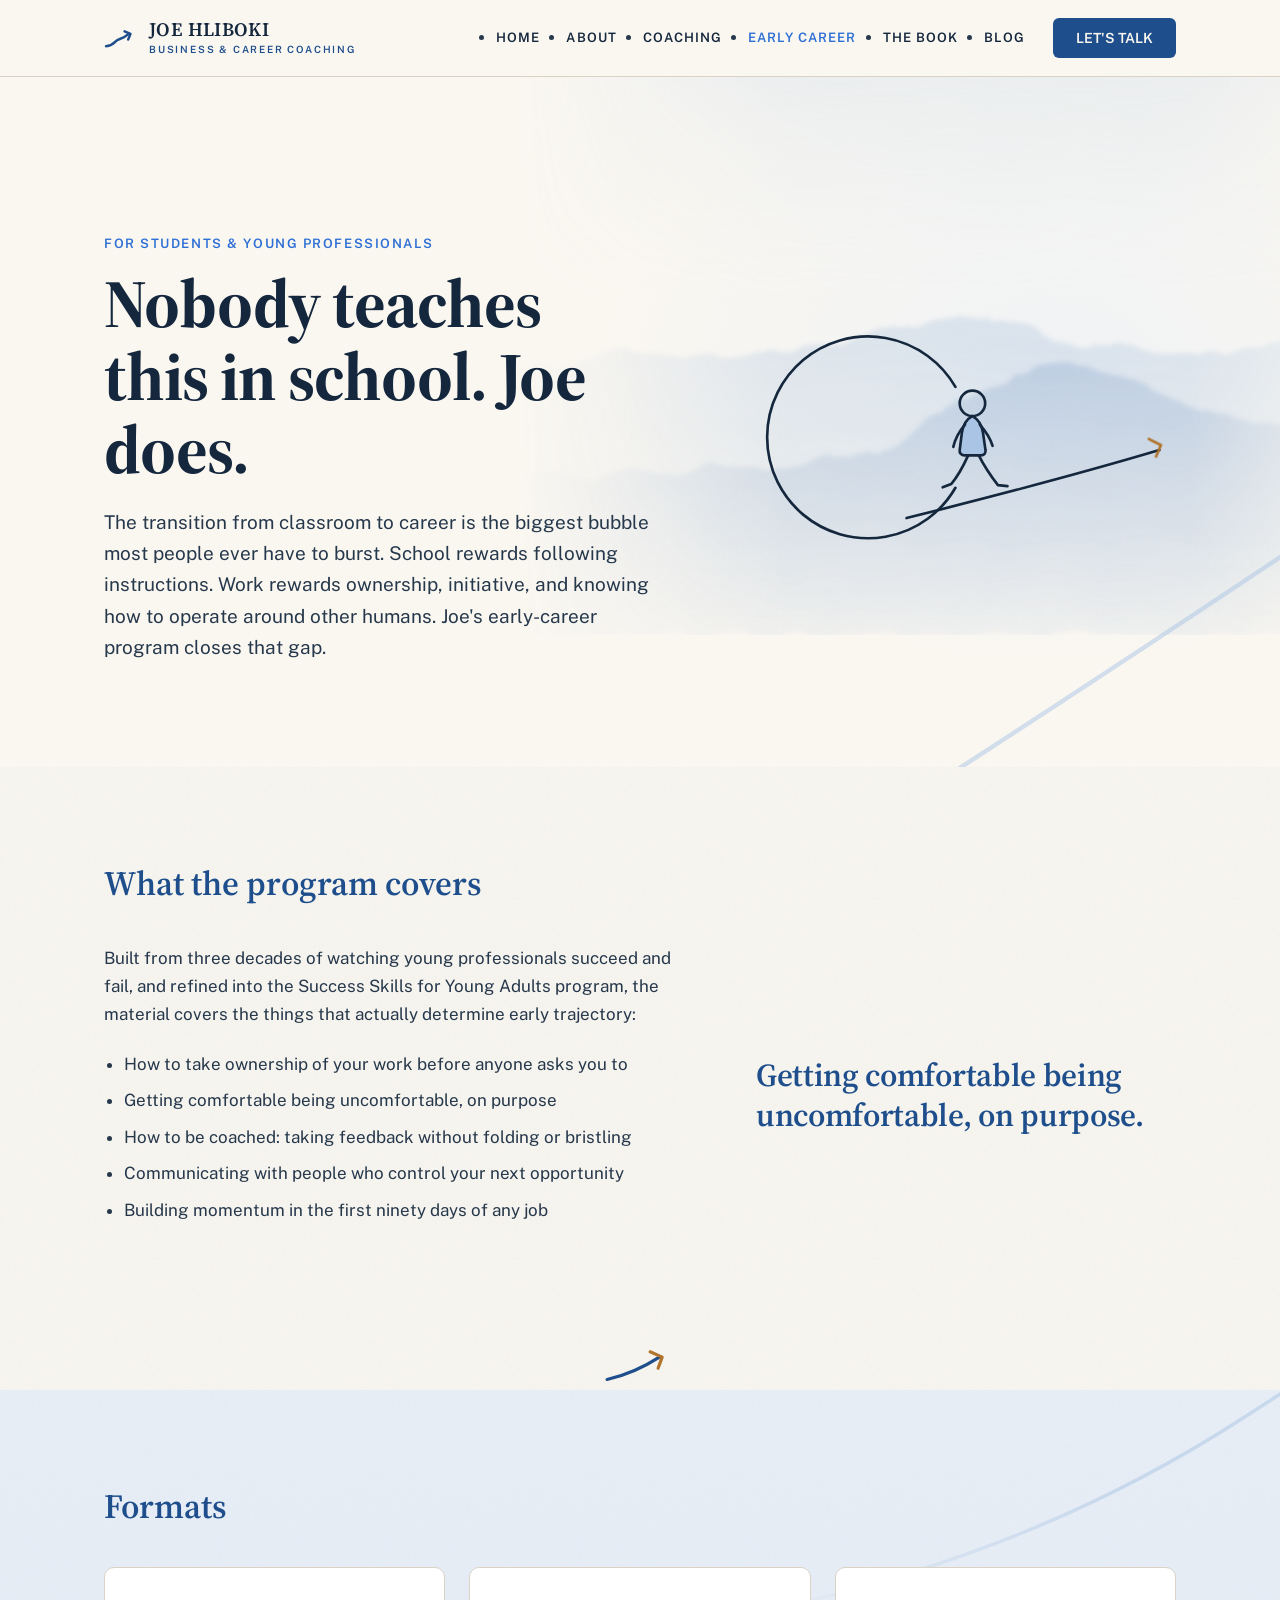
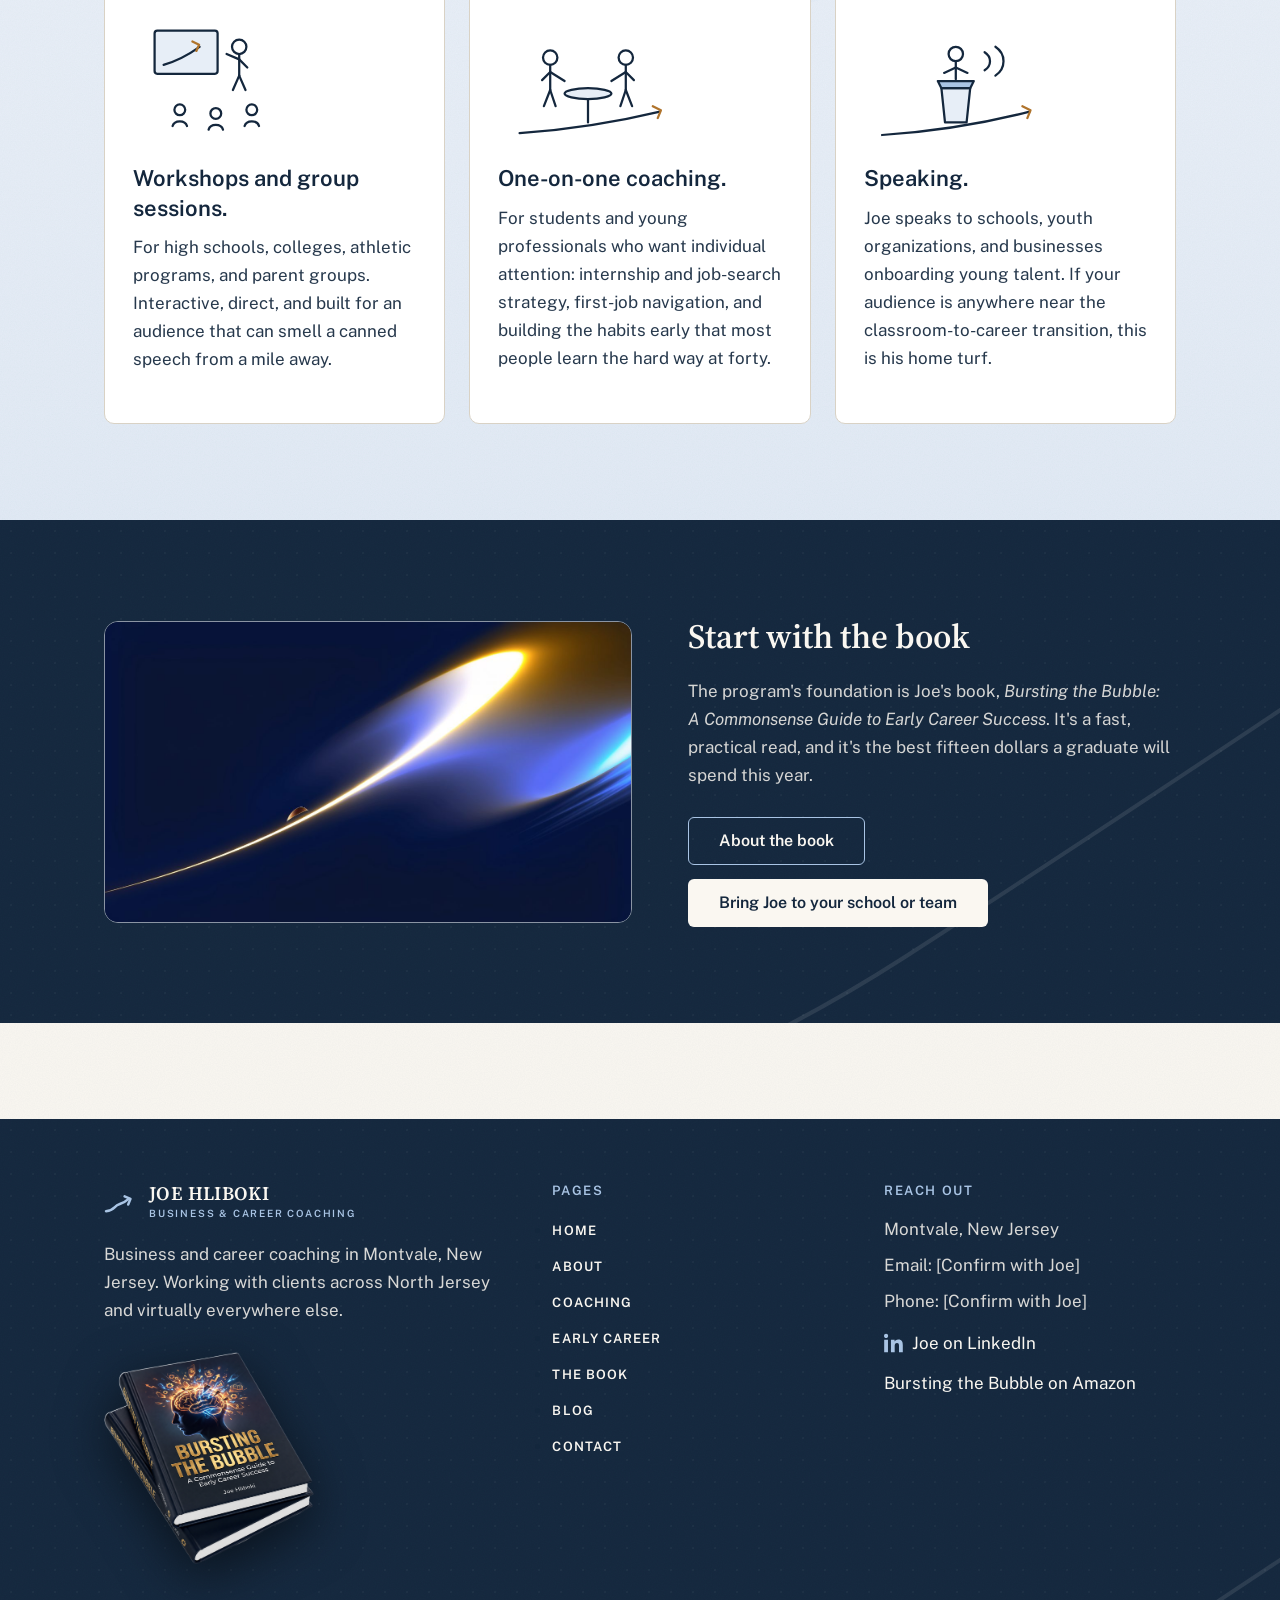
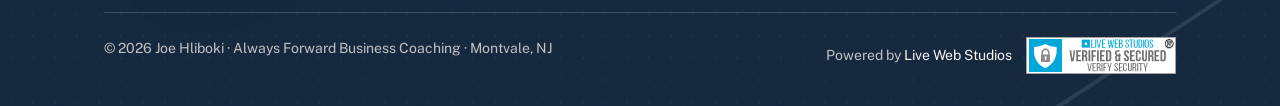
<file: early-career.html>
<!DOCTYPE html>
<html lang="en">
<head>
  <meta charset="UTF-8">
  <meta name="viewport" content="width=device-width, initial-scale=1">
  <title>Early Career Coaching &amp; Workshops | Joe Hliboki</title>
  <meta name="description" content="Career coaching and workshops for students and early-career professionals. Practical tools for the classroom-to-workforce jump, from Joe Hliboki.">
  <!-- CANONICAL: confirm final domain with Joe, then update on every page before go-live -->
  <link rel="canonical" href="https://joehliboki.com/early-career.html">

  <!-- Open Graph -->
  <meta property="og:title" content="Early Career Coaching &amp; Workshops | Joe Hliboki">
  <meta property="og:description" content="Career coaching and workshops for students and early-career professionals, from the author of Bursting the Bubble.">
  <!-- CONFIRM WITH JOE: no og-image asset exists yet. Needs a 1200x630px image at images/og-image.jpg before go-live -->
  <meta property="og:image" content="https://joehliboki.com/images/og-image.jpg">
  <meta property="og:url" content="https://joehliboki.com/early-career.html">
  <meta property="og:type" content="website">

  <link rel="icon" type="image/svg+xml" href="data:image/svg+xml,%3Csvg xmlns='http://www.w3.org/2000/svg' viewBox='0 0 64 64'%3E%3Crect width='64' height='64' rx='14' fill='%23FAF7F1'/%3E%3Cpath d='M10 46c8-1 13-4 17-8 3.2-3.4 6.8-4.8 12-6.6 5.6-2 9.6-4.4 13-7.4' fill='none' stroke='%231E4E8C' stroke-width='5' stroke-linecap='round'/%3E%3Cpath d='M41 15.5l12 6.5-5 12' fill='none' stroke='%231E4E8C' stroke-width='5' stroke-linecap='round' stroke-linejoin='round'/%3E%3C/svg%3E">

  <link rel="preconnect" href="https://fonts.googleapis.com">
  <link rel="preconnect" href="https://fonts.gstatic.com" crossorigin>
  <link href="https://fonts.googleapis.com/css2?family=Public+Sans:wght@400;600&family=Source+Serif+4:opsz,wght@8..60,600;8..60,700&display=swap" rel="stylesheet">
  <link rel="stylesheet" href="css/style.css">
  <link rel="stylesheet" href="css/design-enrichment.css">

  <script type="application/ld+json">
  {
    "@context": "https://schema.org",
    "@type": "Person",
    "@id": "https://joehliboki.com/#joe",
    "name": "Joe Hliboki",
    "jobTitle": "Business & Career Coach",
    "description": "Career coaching, workshops, and speaking for students and early-career professionals. Author of Bursting the Bubble and creator of the Success Skills for Young Adults program.",
    "url": "https://joehliboki.com/early-career.html",
    "address": {
      "@type": "PostalAddress",
      "addressLocality": "Montvale",
      "addressRegion": "NJ",
      "addressCountry": "US"
    }
  }
  </script>

  <!-- TODO: Replace GA4_PLACEHOLDER with actual G-XXXXXXXXXX before launch -->
  <script async src="https://www.googletagmanager.com/gtag/js?id=GA4_PLACEHOLDER"></script>
  <script>
    window.dataLayer = window.dataLayer || [];
    function gtag(){dataLayer.push(arguments);}
    gtag('js', new Date());
    gtag('config', 'GA4_PLACEHOLDER');
  </script>
</head>
<body>
  <a class="skip-link" href="#main">Skip to content</a>

  <header class="site-header">
    <div class="container header-inner">
      <a class="logo-link" href="index.html" aria-label="Joe Hliboki, home">
        <svg class="logo-mark" viewBox="0 0 34 22" aria-hidden="true" focusable="false">
          <path class="ml ml-line" pathLength="1" d="M2 19.2c4.1-.5 6.6-1.7 8.6-3.9 1.7-1.9 3.1-2.6 5.8-3.5 2.9-1 5.3-2.2 7.9-4.6"/>
          <path class="ml" d="M20.6 4.4l5.9 2.5-2.3 5.6"/>
        </svg>
        <span class="logo-text">
          <span class="logo-name">JOE HLIBOKI</span>
          <span class="logo-tag">BUSINESS &amp; CAREER COACHING</span>
        </span>
      </a>
      <button class="nav-toggle" aria-expanded="false" aria-controls="site-nav">Menu</button>
      <nav id="site-nav" class="site-nav" aria-label="Primary">
        <ul>
          <li><a href="index.html">HOME</a></li>
          <li><a href="about.html">ABOUT</a></li>
          <li><a href="coaching.html">COACHING</a></li>
          <li><a href="early-career.html" aria-current="page">EARLY CAREER</a></li>
          <li><a href="book.html">THE BOOK</a></li>
          <li><a href="blog/index.html">BLOG</a></li>
        </ul>
        <a class="btn btn-solid nav-cta" href="contact.html">LET'S TALK</a>
      </nav>
    </div>
  </header>

  <main id="main">

    <!-- Hero -->
    <section class="hero">
      <div class="container hero-grid">
        <div class="hero-copy">
          <span class="eyebrow">For Students &amp; Young Professionals</span>
          <h1>Nobody teaches this in school. Joe does.</h1>
          <p class="lead">The transition from classroom to career is the biggest bubble most people ever have to burst. School rewards following instructions. Work rewards ownership, initiative, and knowing how to operate around other humans. Joe's early-career program closes that gap.</p>
        </div>
        <div class="hero-illo">
          <svg class="illo" viewBox="0 0 440 320" role="img" aria-label="A large circle with a clean break in its edge. A young figure walks through the gap onto a rising line that ends in an arrowhead.">
            <path class="ln" d="M232 102.5 A95 95 0 1 0 232 197.5"/>
            <circle class="ln" cx="248" cy="118" r="12"/>
            <path class="ln fs" d="M248 130 C242 133 239 139 238 146 L236 162 C235.6 165 237.6 167 240.6 167 L256 167 C259 167 260.8 165 260.3 162 L258 146 C257 139 253.6 133 248 130 Z"/>
            <path class="ln" d="M241 138 C235 145 231.5 152 230 159"/>
            <path class="ln" d="M255 138 C261 145 265 151 267 158"/>
            <path class="ln" d="M254 167 C259 177 265 186 272 195l9 1"/>
            <path class="ln" d="M244 167 C239 178 234 187 228 194l-8 3"/>
            <path class="ln af-line" pathLength="1" d="M186 226 C250 210 330 190 424 162"/>
            <path class="ln af-arrow" d="M414 151.5l11.4 5.8-4.6 10.8"/>
          </svg>
        </div>
      </div>
    </section>

    <!-- What the program covers -->
    <section class="section">
      <div class="container">
        <div class="section-head reveal">
          <h2>What the program covers</h2>
        </div>
        <div class="split">
          <div class="prose reveal">
            <p>Built from three decades of watching young professionals succeed and fail, and refined into the Success Skills for Young Adults program, the material covers the things that actually determine early trajectory:</p>
            <ul>
              <li>How to take ownership of your work before anyone asks you to</li>
              <li>Getting comfortable being uncomfortable, on purpose</li>
              <li>How to be coached: taking feedback without folding or bristling</li>
              <li>Communicating with people who control your next opportunity</li>
              <li>Building momentum in the first ninety days of any job</li>
            </ul>
          </div>
          <aside class="split-aside reveal">
            <p class="pull-quote" aria-hidden="true">Getting comfortable being uncomfortable, on purpose.</p>
          </aside>
        </div>
      </div>
    </section>

    <div class="divider" aria-hidden="true">
      <svg viewBox="0 0 60 26" focusable="false">
        <path class="ln d-line" pathLength="1" d="M4 24C18 21 32 15 46 6"/>
        <path class="ln d-arrow" d="M38 2.2l9.5 4.2-3.2 8.8"/>
      </svg>
    </div>

    <!-- Formats -->
    <section class="section band">
      <div class="container">
        <div class="section-head reveal">
          <h2>Formats</h2>
        </div>
        <div class="grid-3">
          <article class="card reveal">
            <svg class="illo spot" viewBox="0 0 200 160" role="img" aria-label="A figure presents a rising chart on a board to three seated audience members.">
              <rect class="ln fw" x="24" y="34" width="70" height="48" rx="3"/>
              <path class="ln" d="M34 72 c14-4 26-10 40-20"/>
              <path class="ln ar" d="M66 46l7.4 3.8-3 6.8"/>
              <circle class="ln" cx="118" cy="52" r="8"/>
              <path class="ln" d="M118 60 v24"/>
              <path class="ln" d="M118 66 l-14 -6"/>
              <path class="ln" d="M118 66 l9 9"/>
              <path class="ln" d="M118 84 l-7 16"/>
              <path class="ln" d="M118 84 l7 16"/>
              <circle class="ln" cx="52" cy="122" r="6"/>
              <path class="ln" d="M44 140 c2-7 14-7 16 0"/>
              <circle class="ln" cx="92" cy="126" r="6"/>
              <path class="ln" d="M84 144 c2-7 14-7 16 0"/>
              <circle class="ln" cx="132" cy="122" r="6"/>
              <path class="ln" d="M124 140 c2-7 14-7 16 0"/>
            </svg>
            <h3>Workshops and group sessions.</h3>
            <p>For high schools, colleges, athletic programs, and parent groups. Interactive, direct, and built for an audience that can smell a canned speech from a mile away.</p>
            <!-- CONFIRM WITH JOE: typical session length and pricing approach -->
          </article>
          <article class="card reveal">
            <svg class="illo spot" viewBox="0 0 200 160" role="img" aria-label="Two figures sit across a small table from each other above a line rising toward an arrowhead.">
              <ellipse class="ln fw" cx="100" cy="104" rx="26" ry="6"/>
              <path class="ln" d="M100 110 v26"/>
              <circle class="ln" cx="58" cy="64" r="8"/>
              <path class="ln" d="M58 72 v28"/>
              <path class="ln" d="M58 80 l16 10"/>
              <path class="ln" d="M58 80 l-9 9"/>
              <path class="ln" d="M58 100 l-7 18"/>
              <path class="ln" d="M58 100 l6 18"/>
              <circle class="ln" cx="142" cy="64" r="8"/>
              <path class="ln" d="M142 72 v28"/>
              <path class="ln" d="M142 80 l-16 10"/>
              <path class="ln" d="M142 80 l9 9"/>
              <path class="ln" d="M142 100 l7 18"/>
              <path class="ln" d="M142 100 l-6 18"/>
              <path class="ln" d="M24 148 C80 144 130 136 180 124"/>
              <path class="ln ar" d="M172 118l9 4.6-3.5 8.6"/>
            </svg>
            <h3>One-on-one coaching.</h3>
            <p>For students and young professionals who want individual attention: internship and job-search strategy, first-job navigation, and building the habits early that most people learn the hard way at forty.</p>
          </article>
          <article class="card reveal">
            <svg class="illo spot" viewBox="0 0 200 160" role="img" aria-label="A figure speaks from a lectern with sound arcs carrying over a rising line.">
              <path class="ln fw" d="M86 98 L118 98 L114 136 L90 136 Z"/>
              <path class="ln fs" d="M82 90 L122 90 L118 98 L86 98 Z"/>
              <circle class="ln" cx="102" cy="60" r="8"/>
              <path class="ln" d="M102 68 v20"/>
              <path class="ln" d="M102 75 l-13 6"/>
              <path class="ln" d="M102 75 l13 6"/>
              <path class="ln" d="M134 58 c8 5 8 15 0 20"/>
              <path class="ln" d="M146 52 c12 8 12 24 0 32"/>
              <path class="ln" d="M20 150 C80 146 130 138 184 124"/>
              <path class="ln ar" d="M176 118l9 4.6-3.5 8.6"/>
            </svg>
            <h3>Speaking.</h3>
            <p>Joe speaks to schools, youth organizations, and businesses onboarding young talent. If your audience is anywhere near the classroom-to-career transition, this is his home turf.</p>
          </article>
        </div>
      </div>
    </section>

    <!-- Start with the book -->
    <section class="section band-ink">
      <div class="container">
        <div class="growth-split">
          <div class="growth-media reveal">
            <img class="growth-img" src="images/growth-early-career.jpg" alt="" aria-hidden="true" width="1280" height="731" loading="lazy">
          </div>
          <div class="growth-body">
            <div class="section-head reveal">
              <h2>Start with the book</h2>
            </div>
            <div class="prose reveal">
              <p>The program's foundation is Joe's book, <em>Bursting the Bubble: A Commonsense Guide to Early Career Success</em>. It's a fast, practical read, and it's the best fifteen dollars a graduate will spend this year.</p>
            </div>
            <div class="btn-row reveal">
              <a class="btn btn-ghost" href="book.html">About the book</a>
              <a class="btn btn-solid" href="contact.html">Bring Joe to your school or team</a>
            </div>
          </div>
        </div>
      </div>
    </section>

  </main>

  <footer class="site-footer">
    <div class="container">
      <div class="footer-grid">
        <div>
          <a class="logo-link" href="index.html" aria-label="Joe Hliboki, home">
            <svg class="logo-mark" viewBox="0 0 34 22" aria-hidden="true" focusable="false">
              <path class="ml" d="M2 19.2c4.1-.5 6.6-1.7 8.6-3.9 1.7-1.9 3.1-2.6 5.8-3.5 2.9-1 5.3-2.2 7.9-4.6"/>
              <path class="ml" d="M20.6 4.4l5.9 2.5-2.3 5.6"/>
            </svg>
            <span class="logo-text">
              <span class="logo-name">JOE HLIBOKI</span>
              <span class="logo-tag">BUSINESS &amp; CAREER COACHING</span>
            </span>
          </a>
          <p class="footer-desc">Business and career coaching in Montvale, New Jersey. Working with clients across North Jersey and virtually everywhere else.</p>
          <img class="footer-book" src="images/book-flat.png" alt="Bursting the Bubble by Joe Hliboki" width="520" height="525" loading="lazy">
        </div>
        <nav aria-label="Footer">
          <h2 class="footer-head">Pages</h2>
          <ul>
            <li><a href="index.html">HOME</a></li>
            <li><a href="about.html">ABOUT</a></li>
            <li><a href="coaching.html">COACHING</a></li>
            <li><a href="early-career.html">EARLY CAREER</a></li>
            <li><a href="book.html">THE BOOK</a></li>
            <li><a href="blog/index.html">BLOG</a></li>
            <li><a href="contact.html">CONTACT</a></li>
          </ul>
        </nav>
        <div>
          <h2 class="footer-head">Reach Out</h2>
          <ul class="footer-contact">
            <li>Montvale, New Jersey</li>
            <!-- CONFIRM WITH JOE: business email and phone -->
            <li>Email: [Confirm with Joe]</li>
            <li>Phone: [Confirm with Joe]</li>
            <li>
              <!-- CONFIRM WITH JOE: LinkedIn profile URL -->
              <a class="social-link" href="#" rel="noopener">
                <svg viewBox="0 0 24 24" aria-hidden="true" focusable="false"><path d="M4.98 3.5C4.98 4.88 3.87 6 2.5 6S0 4.88 0 3.5 1.12 1 2.5 1s2.48 1.12 2.48 2.5zM.22 8.1h4.56V23H.22V8.1zM8.34 8.1h4.37v2.03h.06c.61-1.15 2.1-2.37 4.32-2.37 4.62 0 5.47 3.04 5.47 6.99V23h-4.56v-7.21c0-1.72-.03-3.93-2.4-3.93-2.4 0-2.77 1.87-2.77 3.8V23H8.34V8.1z"/></svg>
                Joe on LinkedIn
              </a>
            </li>
            <li><a href="https://www.amazon.com/Bursting-Bubble-Commonsense-Career-Success/dp/B0GXGBN1NW" rel="noopener">Bursting the Bubble on Amazon</a></li>
          </ul>
        </div>
      </div>
      <div class="footer-bottom">
        <p>&copy; 2026 Joe Hliboki &middot; Always Forward Business Coaching &middot; Montvale, NJ</p>
        <div class="footer-made">
          <p>Powered by <a href="https://livewebstudios.com" target="_blank" rel="noopener">Live Web Studios</a></p>
          <span class="footer-badge"><img src="images/verifiedsecured.png" alt="Verified &amp; Secured" width="150" height="37"></span>
        </div>
      </div>
    </div>
  </footer>

  <script src="js/main.js"></script>
</body>
</html>
</file>
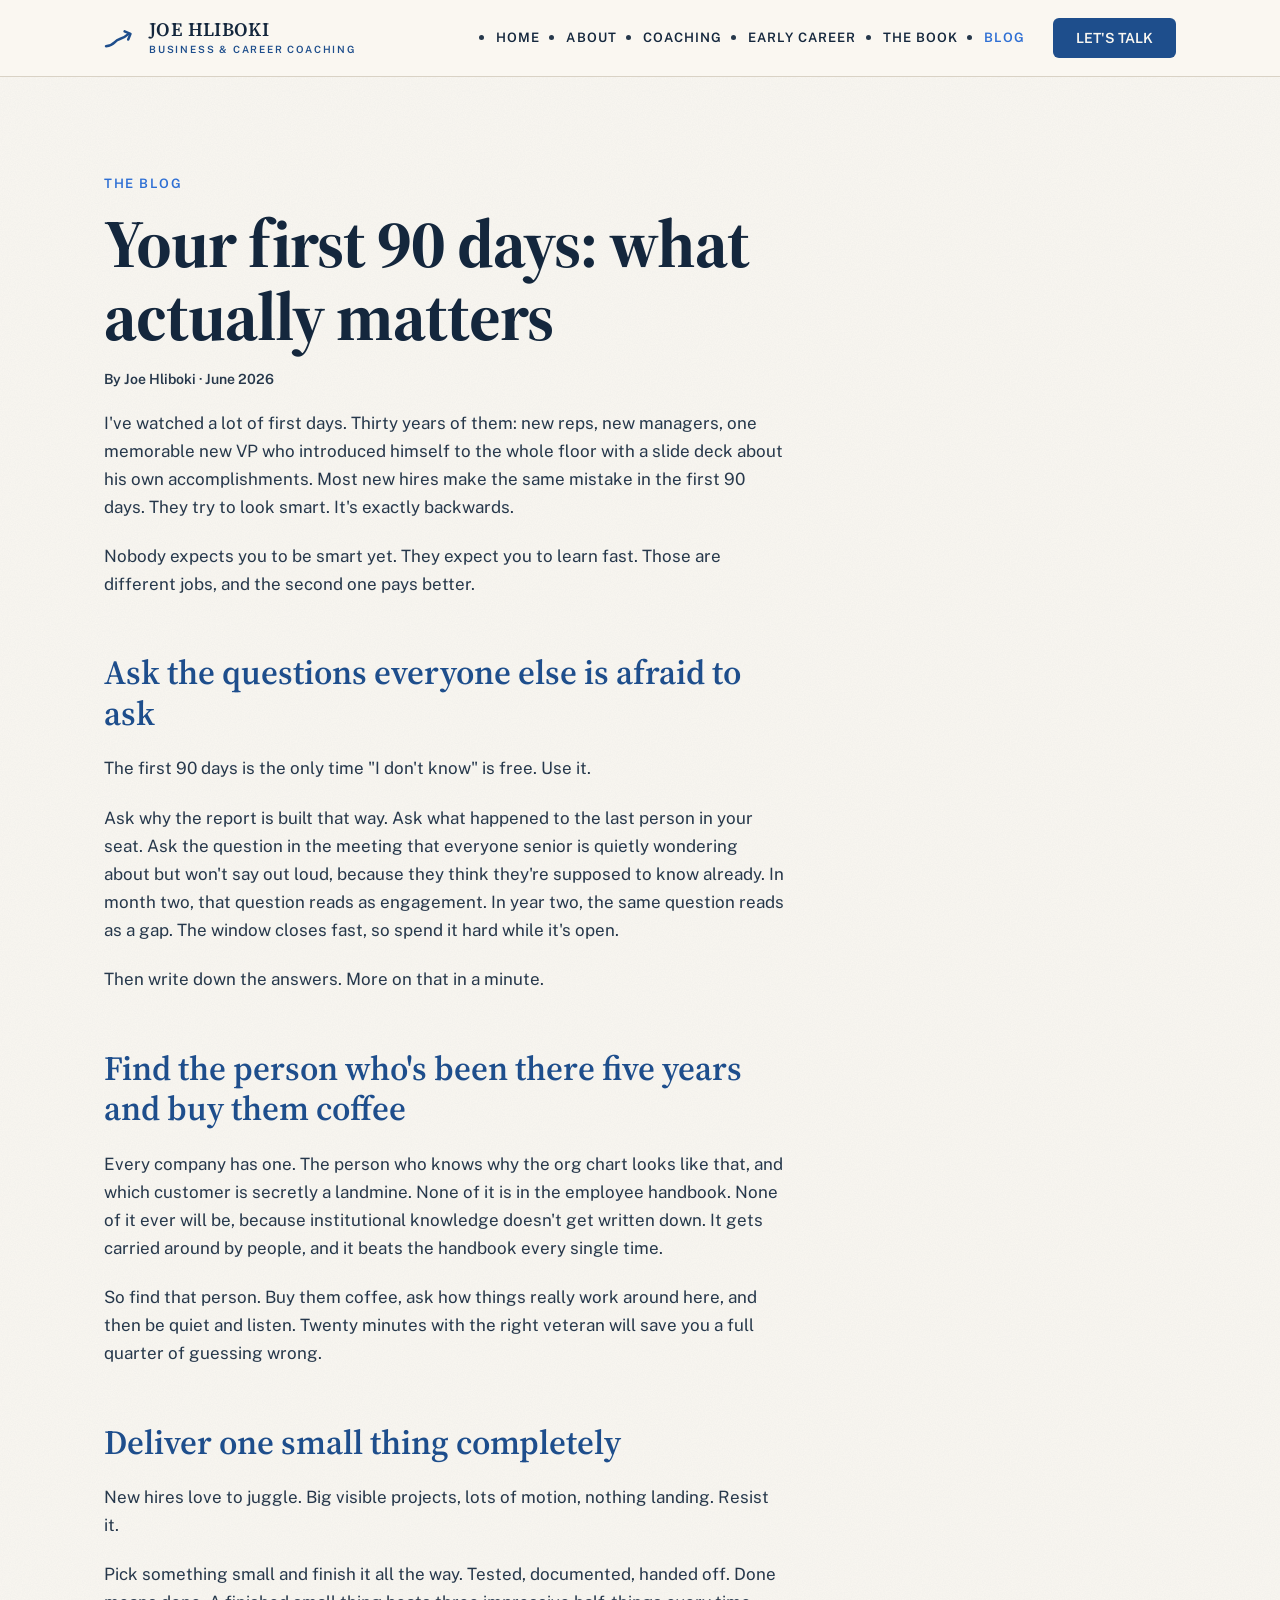
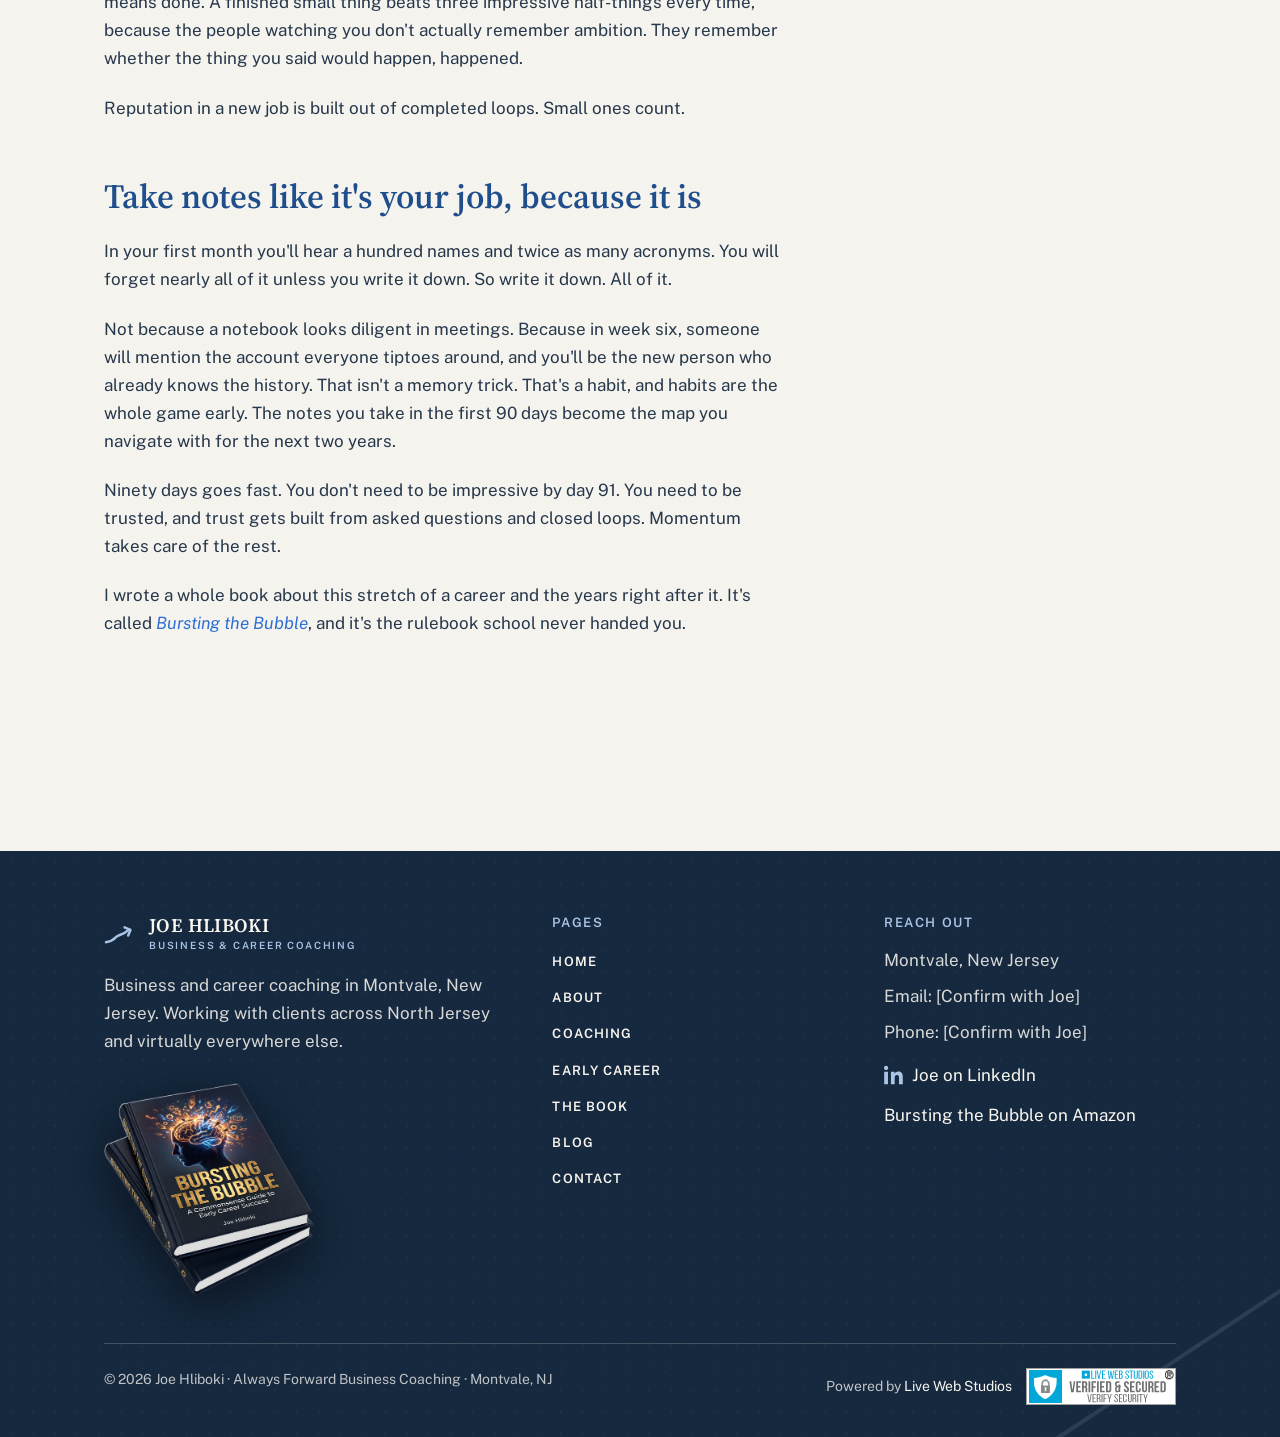
<file: blog/first-90-days.html>
<!DOCTYPE html>
<html lang="en">
<head>
  <meta charset="UTF-8">
  <meta name="viewport" content="width=device-width, initial-scale=1">
  <title>Your First 90 Days: What Actually Matters | Joe Hliboki</title>
  <meta name="description" content="Forget impressing everyone. Here's what actually builds momentum in the first 90 days of a new job, from career coach Joe Hliboki.">
  <!-- CANONICAL: confirm final domain with Joe, then update on every page before go-live -->
  <link rel="canonical" href="https://joehliboki.com/blog/first-90-days.html">

  <!-- Open Graph -->
  <meta property="og:title" content="Your First 90 Days: What Actually Matters">
  <meta property="og:description" content="Forget impressing everyone. Here's what actually builds momentum in the first 90 days of a new job.">
  <!-- CONFIRM WITH JOE: no og-image asset exists yet. Needs a 1200x630px image at images/og-image.jpg before go-live -->
  <meta property="og:image" content="https://joehliboki.com/images/og-image.jpg">
  <meta property="og:url" content="https://joehliboki.com/blog/first-90-days.html">
  <meta property="og:type" content="article">

  <link rel="icon" type="image/svg+xml" href="data:image/svg+xml,%3Csvg xmlns='http://www.w3.org/2000/svg' viewBox='0 0 64 64'%3E%3Crect width='64' height='64' rx='14' fill='%23FAF7F1'/%3E%3Cpath d='M10 46c8-1 13-4 17-8 3.2-3.4 6.8-4.8 12-6.6 5.6-2 9.6-4.4 13-7.4' fill='none' stroke='%231E4E8C' stroke-width='5' stroke-linecap='round'/%3E%3Cpath d='M41 15.5l12 6.5-5 12' fill='none' stroke='%231E4E8C' stroke-width='5' stroke-linecap='round' stroke-linejoin='round'/%3E%3C/svg%3E">

  <link rel="preconnect" href="https://fonts.googleapis.com">
  <link rel="preconnect" href="https://fonts.gstatic.com" crossorigin>
  <link href="https://fonts.googleapis.com/css2?family=Public+Sans:wght@400;600&family=Source+Serif+4:opsz,wght@8..60,600;8..60,700&display=swap" rel="stylesheet">
  <link rel="stylesheet" href="../css/style.css">
  <link rel="stylesheet" href="../css/design-enrichment.css">

  <!-- CONFIRM WITH JOE: publish date -->
  <script type="application/ld+json">
  {
    "@context": "https://schema.org",
    "@type": "BlogPosting",
    "headline": "Your first 90 days: what actually matters",
    "description": "Forget impressing everyone. What actually builds momentum in the first 90 days of a new job.",
    "author": {
      "@type": "Person",
      "@id": "https://joehliboki.com/#joe",
      "name": "Joe Hliboki",
      "url": "https://joehliboki.com/about.html"
    },
    "datePublished": "2026-06-15",
    "mainEntityOfPage": "https://joehliboki.com/blog/first-90-days.html"
  }
  </script>

  <!-- TODO: Replace GA4_PLACEHOLDER with actual G-XXXXXXXXXX before launch -->
  <script async src="https://www.googletagmanager.com/gtag/js?id=GA4_PLACEHOLDER"></script>
  <script>
    window.dataLayer = window.dataLayer || [];
    function gtag(){dataLayer.push(arguments);}
    gtag('js', new Date());
    gtag('config', 'GA4_PLACEHOLDER');
  </script>
</head>
<body>
  <a class="skip-link" href="#main">Skip to content</a>

  <header class="site-header">
    <div class="container header-inner">
      <a class="logo-link" href="../index.html" aria-label="Joe Hliboki, home">
        <svg class="logo-mark" viewBox="0 0 34 22" aria-hidden="true" focusable="false">
          <path class="ml ml-line" pathLength="1" d="M2 19.2c4.1-.5 6.6-1.7 8.6-3.9 1.7-1.9 3.1-2.6 5.8-3.5 2.9-1 5.3-2.2 7.9-4.6"/>
          <path class="ml" d="M20.6 4.4l5.9 2.5-2.3 5.6"/>
        </svg>
        <span class="logo-text">
          <span class="logo-name">JOE HLIBOKI</span>
          <span class="logo-tag">BUSINESS &amp; CAREER COACHING</span>
        </span>
      </a>
      <button class="nav-toggle" aria-expanded="false" aria-controls="site-nav">Menu</button>
      <nav id="site-nav" class="site-nav" aria-label="Primary">
        <ul>
          <li><a href="../index.html">HOME</a></li>
          <li><a href="../about.html">ABOUT</a></li>
          <li><a href="../coaching.html">COACHING</a></li>
          <li><a href="../early-career.html">EARLY CAREER</a></li>
          <li><a href="../book.html">THE BOOK</a></li>
          <li><a href="index.html" aria-current="page">BLOG</a></li>
        </ul>
        <a class="btn btn-solid nav-cta" href="../contact.html">LET'S TALK</a>
      </nav>
    </div>
  </header>

  <main id="main">
    <article class="section">
      <div class="container">
        <header class="prose">
          <span class="eyebrow">The Blog</span>
          <h1>Your first 90 days: what actually matters</h1>
          <!-- CONFIRM WITH JOE: publish date -->
          <p class="post-meta">By Joe Hliboki &middot; <time datetime="2026-06">June 2026</time></p>
        </header>
        <div class="prose post-body">
          <p>I've watched a lot of first days. Thirty years of them: new reps, new managers, one memorable new VP who introduced himself to the whole floor with a slide deck about his own accomplishments. Most new hires make the same mistake in the first 90 days. They try to look smart. It's exactly backwards.</p>
          <p>Nobody expects you to be smart yet. They expect you to learn fast. Those are different jobs, and the second one pays better.</p>

          <h2>Ask the questions everyone else is afraid to ask</h2>
          <p>The first 90 days is the only time "I don't know" is free. Use it.</p>
          <p>Ask why the report is built that way. Ask what happened to the last person in your seat. Ask the question in the meeting that everyone senior is quietly wondering about but won't say out loud, because they think they're supposed to know already. In month two, that question reads as engagement. In year two, the same question reads as a gap. The window closes fast, so spend it hard while it's open.</p>
          <p>Then write down the answers. More on that in a minute.</p>

          <h2>Find the person who's been there five years and buy them coffee</h2>
          <p>Every company has one. The person who knows why the org chart looks like that, and which customer is secretly a landmine. None of it is in the employee handbook. None of it ever will be, because institutional knowledge doesn't get written down. It gets carried around by people, and it beats the handbook every single time.</p>
          <p>So find that person. Buy them coffee, ask how things really work around here, and then be quiet and listen. Twenty minutes with the right veteran will save you a full quarter of guessing wrong.</p>

          <h2>Deliver one small thing completely</h2>
          <p>New hires love to juggle. Big visible projects, lots of motion, nothing landing. Resist it.</p>
          <p>Pick something small and finish it all the way. Tested, documented, handed off. Done means done. A finished small thing beats three impressive half-things every time, because the people watching you don't actually remember ambition. They remember whether the thing you said would happen, happened.</p>
          <p>Reputation in a new job is built out of completed loops. Small ones count.</p>

          <h2>Take notes like it's your job, because it is</h2>
          <p>In your first month you'll hear a hundred names and twice as many acronyms. You will forget nearly all of it unless you write it down. So write it down. All of it.</p>
          <p>Not because a notebook looks diligent in meetings. Because in week six, someone will mention the account everyone tiptoes around, and you'll be the new person who already knows the history. That isn't a memory trick. That's a habit, and habits are the whole game early. The notes you take in the first 90 days become the map you navigate with for the next two years.</p>

          <p>Ninety days goes fast. You don't need to be impressive by day 91. You need to be trusted, and trust gets built from asked questions and closed loops. Momentum takes care of the rest.</p>
          <p>I wrote a whole book about this stretch of a career and the years right after it. It's called <a href="../book.html"><em>Bursting the Bubble</em></a>, and it's the rulebook school never handed you.</p>
        </div>
      </div>
    </article>
  </main>

  <footer class="site-footer">
    <div class="container">
      <div class="footer-grid">
        <div>
          <a class="logo-link" href="../index.html" aria-label="Joe Hliboki, home">
            <svg class="logo-mark" viewBox="0 0 34 22" aria-hidden="true" focusable="false">
              <path class="ml" d="M2 19.2c4.1-.5 6.6-1.7 8.6-3.9 1.7-1.9 3.1-2.6 5.8-3.5 2.9-1 5.3-2.2 7.9-4.6"/>
              <path class="ml" d="M20.6 4.4l5.9 2.5-2.3 5.6"/>
            </svg>
            <span class="logo-text">
              <span class="logo-name">JOE HLIBOKI</span>
              <span class="logo-tag">BUSINESS &amp; CAREER COACHING</span>
            </span>
          </a>
          <p class="footer-desc">Business and career coaching in Montvale, New Jersey. Working with clients across North Jersey and virtually everywhere else.</p>
          <img class="footer-book" src="../images/book-flat.png" alt="Bursting the Bubble by Joe Hliboki" width="520" height="525" loading="lazy">
        </div>
        <nav aria-label="Footer">
          <h2 class="footer-head">Pages</h2>
          <ul>
            <li><a href="../index.html">HOME</a></li>
            <li><a href="../about.html">ABOUT</a></li>
            <li><a href="../coaching.html">COACHING</a></li>
            <li><a href="../early-career.html">EARLY CAREER</a></li>
            <li><a href="../book.html">THE BOOK</a></li>
            <li><a href="index.html">BLOG</a></li>
            <li><a href="../contact.html">CONTACT</a></li>
          </ul>
        </nav>
        <div>
          <h2 class="footer-head">Reach Out</h2>
          <ul class="footer-contact">
            <li>Montvale, New Jersey</li>
            <!-- CONFIRM WITH JOE: business email and phone -->
            <li>Email: [Confirm with Joe]</li>
            <li>Phone: [Confirm with Joe]</li>
            <li>
              <!-- CONFIRM WITH JOE: LinkedIn profile URL -->
              <a class="social-link" href="#" rel="noopener">
                <svg viewBox="0 0 24 24" aria-hidden="true" focusable="false"><path d="M4.98 3.5C4.98 4.88 3.87 6 2.5 6S0 4.88 0 3.5 1.12 1 2.5 1s2.48 1.12 2.48 2.5zM.22 8.1h4.56V23H.22V8.1zM8.34 8.1h4.37v2.03h.06c.61-1.15 2.1-2.37 4.32-2.37 4.62 0 5.47 3.04 5.47 6.99V23h-4.56v-7.21c0-1.72-.03-3.93-2.4-3.93-2.4 0-2.77 1.87-2.77 3.8V23H8.34V8.1z"/></svg>
                Joe on LinkedIn
              </a>
            </li>
            <li><a href="https://www.amazon.com/Bursting-Bubble-Commonsense-Career-Success/dp/B0GXGBN1NW" rel="noopener">Bursting the Bubble on Amazon</a></li>
          </ul>
        </div>
      </div>
      <div class="footer-bottom">
        <p>&copy; 2026 Joe Hliboki &middot; Always Forward Business Coaching &middot; Montvale, NJ</p>
        <div class="footer-made">
          <p>Powered by <a href="https://livewebstudios.com" target="_blank" rel="noopener">Live Web Studios</a></p>
          <span class="footer-badge"><img src="../images/verifiedsecured.png" alt="Verified &amp; Secured" width="150" height="37"></span>
        </div>
      </div>
    </div>
  </footer>

  <script src="../js/main.js"></script>
</body>
</html>
</file>
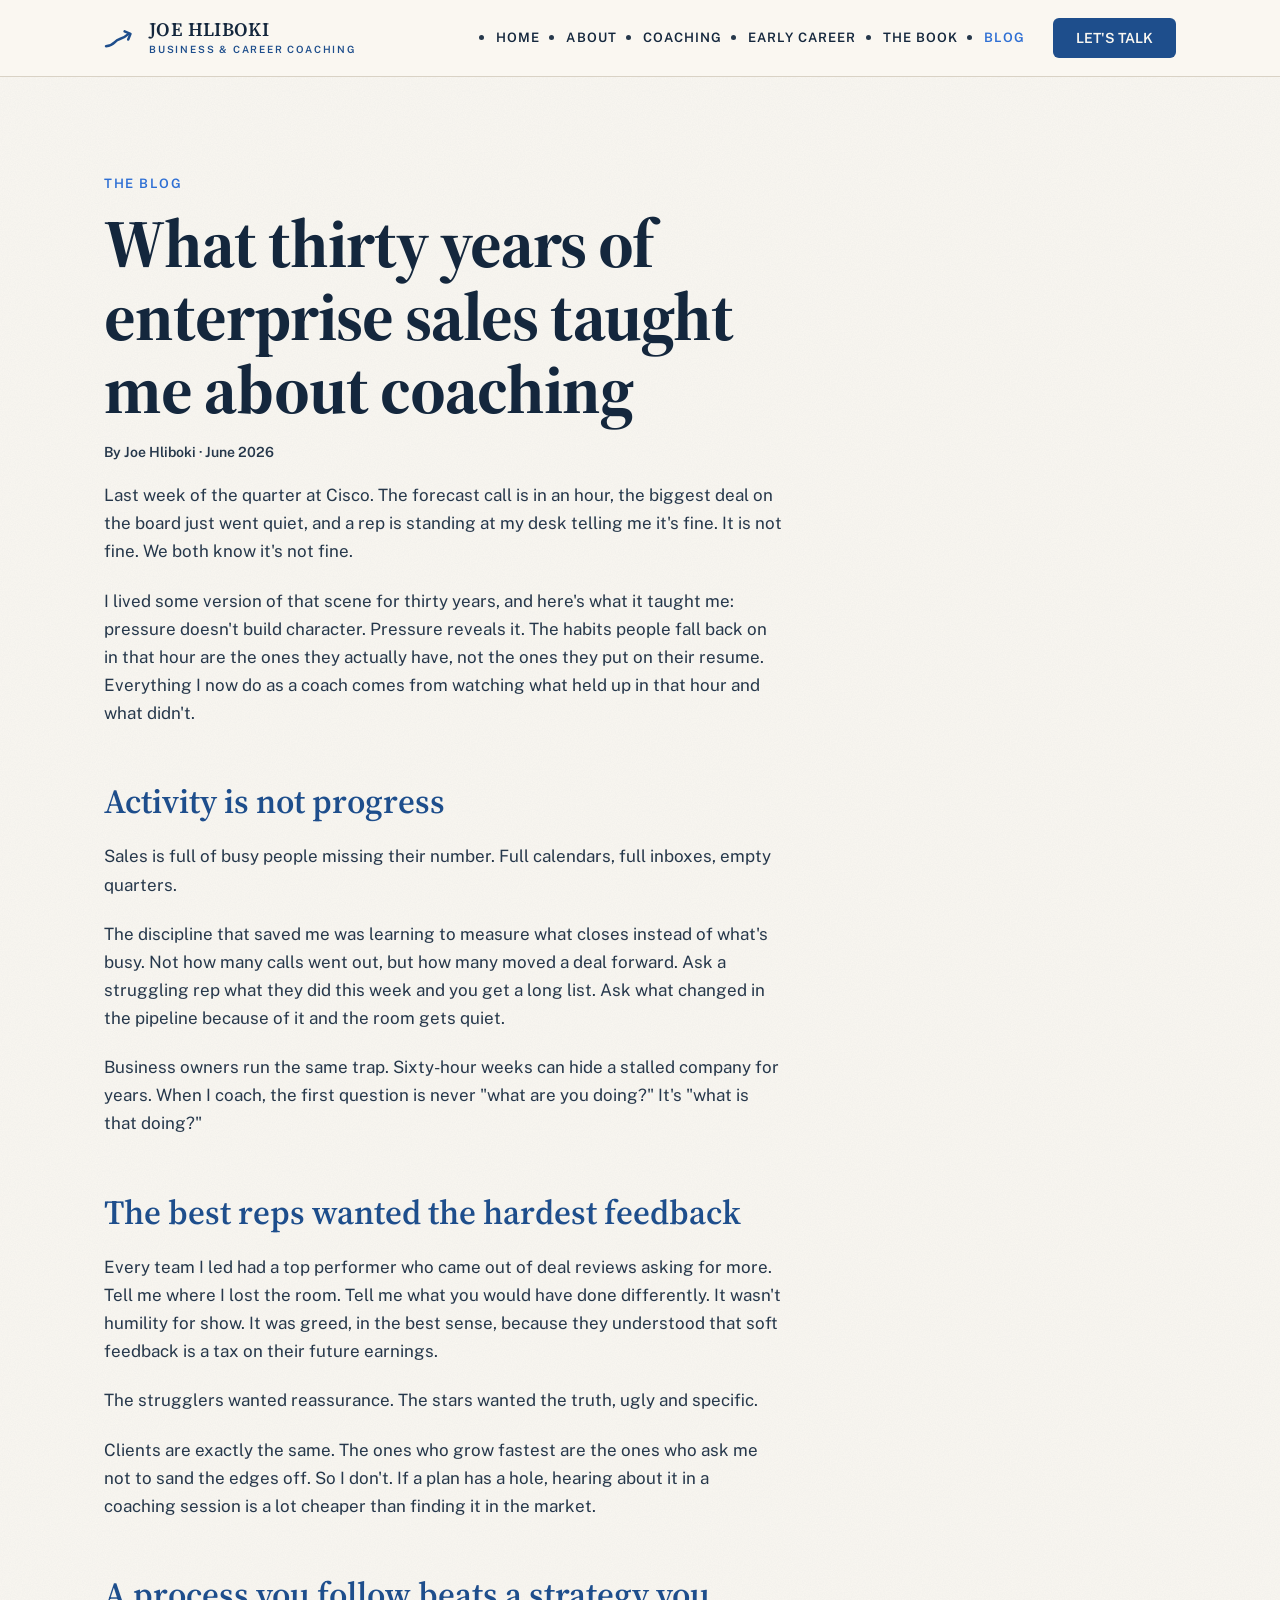
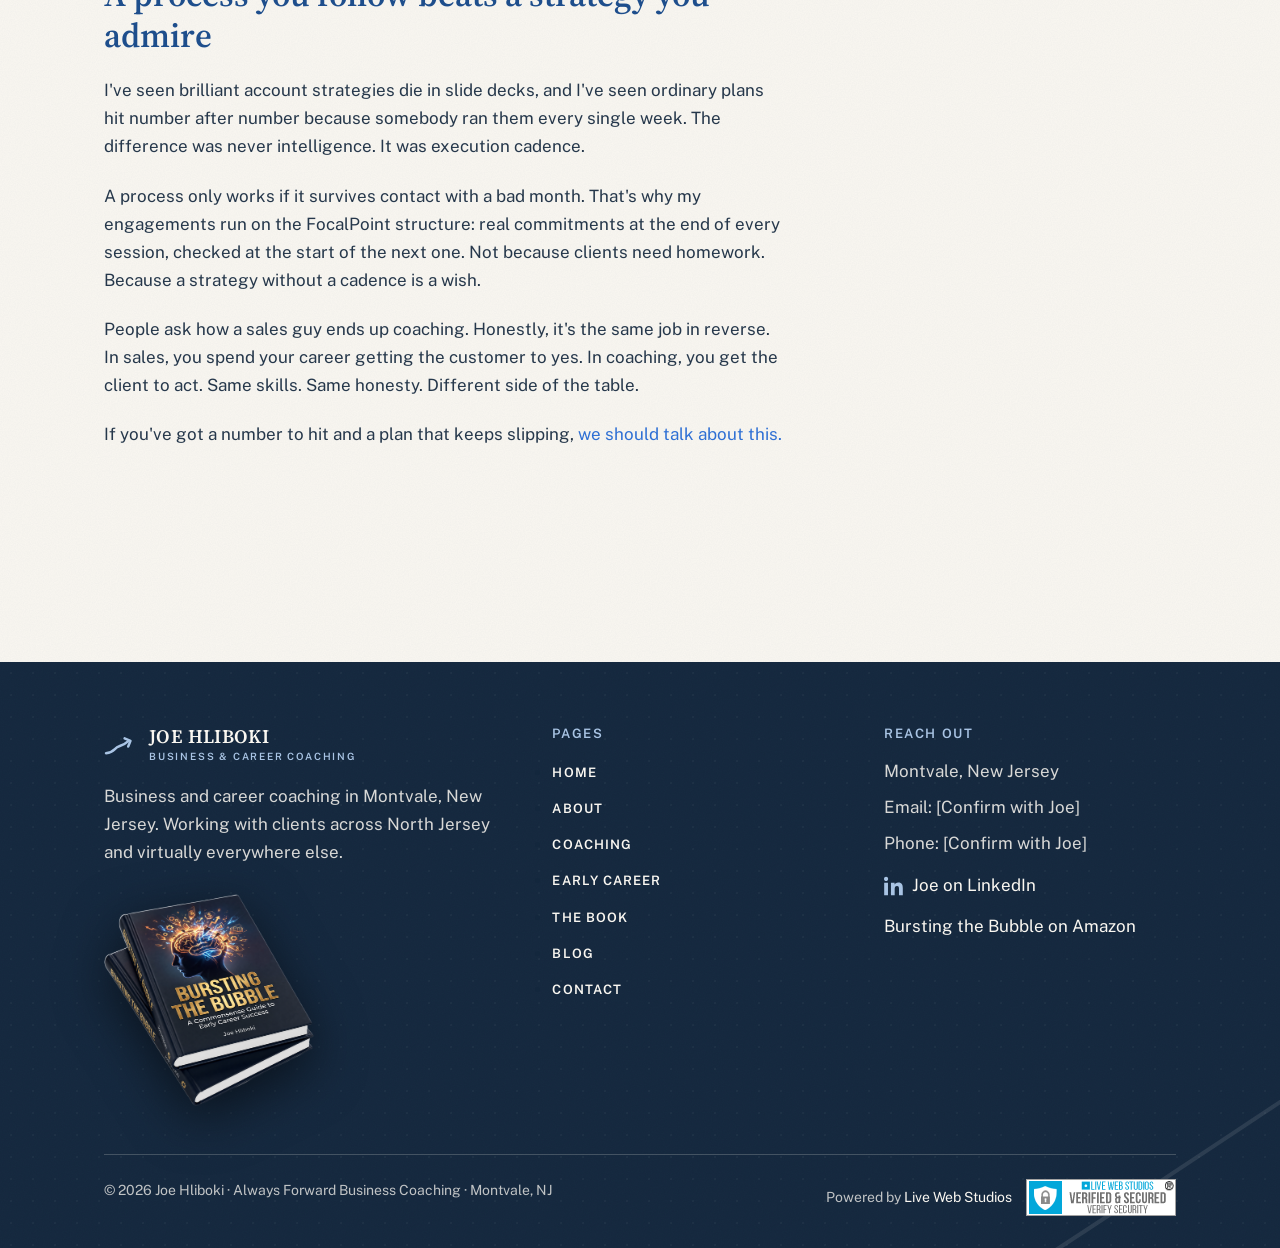
<file: blog/what-sales-taught-me.html>
<!DOCTYPE html>
<html lang="en">
<head>
  <meta charset="UTF-8">
  <meta name="viewport" content="width=device-width, initial-scale=1">
  <title>What Enterprise Sales Taught Me About Coaching | Joe Hliboki</title>
  <meta name="description" content="Quota, pipeline, and honest feedback. What three decades in enterprise sales taught Joe Hliboki about coaching business owners and executives.">
  <!-- CANONICAL: confirm final domain with Joe, then update on every page before go-live -->
  <link rel="canonical" href="https://joehliboki.com/blog/what-sales-taught-me.html">

  <!-- Open Graph -->
  <meta property="og:title" content="What 30 Years of Enterprise Sales Taught Me About Coaching">
  <meta property="og:description" content="Quota, pipeline, and honest feedback. What three decades in enterprise sales taught Joe Hliboki about coaching.">
  <!-- CONFIRM WITH JOE: no og-image asset exists yet. Needs a 1200x630px image at images/og-image.jpg before go-live -->
  <meta property="og:image" content="https://joehliboki.com/images/og-image.jpg">
  <meta property="og:url" content="https://joehliboki.com/blog/what-sales-taught-me.html">
  <meta property="og:type" content="article">

  <link rel="icon" type="image/svg+xml" href="data:image/svg+xml,%3Csvg xmlns='http://www.w3.org/2000/svg' viewBox='0 0 64 64'%3E%3Crect width='64' height='64' rx='14' fill='%23FAF7F1'/%3E%3Cpath d='M10 46c8-1 13-4 17-8 3.2-3.4 6.8-4.8 12-6.6 5.6-2 9.6-4.4 13-7.4' fill='none' stroke='%231E4E8C' stroke-width='5' stroke-linecap='round'/%3E%3Cpath d='M41 15.5l12 6.5-5 12' fill='none' stroke='%231E4E8C' stroke-width='5' stroke-linecap='round' stroke-linejoin='round'/%3E%3C/svg%3E">

  <link rel="preconnect" href="https://fonts.googleapis.com">
  <link rel="preconnect" href="https://fonts.gstatic.com" crossorigin>
  <link href="https://fonts.googleapis.com/css2?family=Public+Sans:wght@400;600&family=Source+Serif+4:opsz,wght@8..60,600;8..60,700&display=swap" rel="stylesheet">
  <link rel="stylesheet" href="../css/style.css">
  <link rel="stylesheet" href="../css/design-enrichment.css">

  <!-- CONFIRM WITH JOE: publish date -->
  <script type="application/ld+json">
  {
    "@context": "https://schema.org",
    "@type": "BlogPosting",
    "headline": "What thirty years of enterprise sales taught me about coaching",
    "description": "Quota, pipeline, and honest feedback. What three decades in enterprise sales taught Joe Hliboki about coaching business owners and executives.",
    "author": {
      "@type": "Person",
      "@id": "https://joehliboki.com/#joe",
      "name": "Joe Hliboki",
      "url": "https://joehliboki.com/about.html"
    },
    "datePublished": "2026-06-29",
    "mainEntityOfPage": "https://joehliboki.com/blog/what-sales-taught-me.html"
  }
  </script>

  <!-- TODO: Replace GA4_PLACEHOLDER with actual G-XXXXXXXXXX before launch -->
  <script async src="https://www.googletagmanager.com/gtag/js?id=GA4_PLACEHOLDER"></script>
  <script>
    window.dataLayer = window.dataLayer || [];
    function gtag(){dataLayer.push(arguments);}
    gtag('js', new Date());
    gtag('config', 'GA4_PLACEHOLDER');
  </script>
</head>
<body>
  <a class="skip-link" href="#main">Skip to content</a>

  <header class="site-header">
    <div class="container header-inner">
      <a class="logo-link" href="../index.html" aria-label="Joe Hliboki, home">
        <svg class="logo-mark" viewBox="0 0 34 22" aria-hidden="true" focusable="false">
          <path class="ml ml-line" pathLength="1" d="M2 19.2c4.1-.5 6.6-1.7 8.6-3.9 1.7-1.9 3.1-2.6 5.8-3.5 2.9-1 5.3-2.2 7.9-4.6"/>
          <path class="ml" d="M20.6 4.4l5.9 2.5-2.3 5.6"/>
        </svg>
        <span class="logo-text">
          <span class="logo-name">JOE HLIBOKI</span>
          <span class="logo-tag">BUSINESS &amp; CAREER COACHING</span>
        </span>
      </a>
      <button class="nav-toggle" aria-expanded="false" aria-controls="site-nav">Menu</button>
      <nav id="site-nav" class="site-nav" aria-label="Primary">
        <ul>
          <li><a href="../index.html">HOME</a></li>
          <li><a href="../about.html">ABOUT</a></li>
          <li><a href="../coaching.html">COACHING</a></li>
          <li><a href="../early-career.html">EARLY CAREER</a></li>
          <li><a href="../book.html">THE BOOK</a></li>
          <li><a href="index.html" aria-current="page">BLOG</a></li>
        </ul>
        <a class="btn btn-solid nav-cta" href="../contact.html">LET'S TALK</a>
      </nav>
    </div>
  </header>

  <main id="main">
    <article class="section">
      <div class="container">
        <header class="prose">
          <span class="eyebrow">The Blog</span>
          <h1>What thirty years of enterprise sales taught me about coaching</h1>
          <!-- CONFIRM WITH JOE: publish date -->
          <p class="post-meta">By Joe Hliboki &middot; <time datetime="2026-06">June 2026</time></p>
        </header>
        <div class="prose post-body">
          <p>Last week of the quarter at Cisco. The forecast call is in an hour, the biggest deal on the board just went quiet, and a rep is standing at my desk telling me it's fine. It is not fine. We both know it's not fine.</p>
          <p>I lived some version of that scene for thirty years, and here's what it taught me: pressure doesn't build character. Pressure reveals it. The habits people fall back on in that hour are the ones they actually have, not the ones they put on their resume. Everything I now do as a coach comes from watching what held up in that hour and what didn't.</p>

          <h2>Activity is not progress</h2>
          <p>Sales is full of busy people missing their number. Full calendars, full inboxes, empty quarters.</p>
          <p>The discipline that saved me was learning to measure what closes instead of what's busy. Not how many calls went out, but how many moved a deal forward. Ask a struggling rep what they did this week and you get a long list. Ask what changed in the pipeline because of it and the room gets quiet.</p>
          <p>Business owners run the same trap. Sixty-hour weeks can hide a stalled company for years. When I coach, the first question is never "what are you doing?" It's "what is that doing?"</p>

          <h2>The best reps wanted the hardest feedback</h2>
          <p>Every team I led had a top performer who came out of deal reviews asking for more. Tell me where I lost the room. Tell me what you would have done differently. It wasn't humility for show. It was greed, in the best sense, because they understood that soft feedback is a tax on their future earnings.</p>
          <p>The strugglers wanted reassurance. The stars wanted the truth, ugly and specific.</p>
          <p>Clients are exactly the same. The ones who grow fastest are the ones who ask me not to sand the edges off. So I don't. If a plan has a hole, hearing about it in a coaching session is a lot cheaper than finding it in the market.</p>

          <h2>A process you follow beats a strategy you admire</h2>
          <p>I've seen brilliant account strategies die in slide decks, and I've seen ordinary plans hit number after number because somebody ran them every single week. The difference was never intelligence. It was execution cadence.</p>
          <p>A process only works if it survives contact with a bad month. That's why my engagements run on the FocalPoint structure: real commitments at the end of every session, checked at the start of the next one. Not because clients need homework. Because a strategy without a cadence is a wish.</p>

          <p>People ask how a sales guy ends up coaching. Honestly, it's the same job in reverse. In sales, you spend your career getting the customer to yes. In coaching, you get the client to act. Same skills. Same honesty. Different side of the table.</p>
          <p>If you've got a number to hit and a plan that keeps slipping, <a href="../contact.html">we should talk about this.</a></p>
        </div>
      </div>
    </article>
  </main>

  <footer class="site-footer">
    <div class="container">
      <div class="footer-grid">
        <div>
          <a class="logo-link" href="../index.html" aria-label="Joe Hliboki, home">
            <svg class="logo-mark" viewBox="0 0 34 22" aria-hidden="true" focusable="false">
              <path class="ml" d="M2 19.2c4.1-.5 6.6-1.7 8.6-3.9 1.7-1.9 3.1-2.6 5.8-3.5 2.9-1 5.3-2.2 7.9-4.6"/>
              <path class="ml" d="M20.6 4.4l5.9 2.5-2.3 5.6"/>
            </svg>
            <span class="logo-text">
              <span class="logo-name">JOE HLIBOKI</span>
              <span class="logo-tag">BUSINESS &amp; CAREER COACHING</span>
            </span>
          </a>
          <p class="footer-desc">Business and career coaching in Montvale, New Jersey. Working with clients across North Jersey and virtually everywhere else.</p>
          <img class="footer-book" src="../images/book-flat.png" alt="Bursting the Bubble by Joe Hliboki" width="520" height="525" loading="lazy">
        </div>
        <nav aria-label="Footer">
          <h2 class="footer-head">Pages</h2>
          <ul>
            <li><a href="../index.html">HOME</a></li>
            <li><a href="../about.html">ABOUT</a></li>
            <li><a href="../coaching.html">COACHING</a></li>
            <li><a href="../early-career.html">EARLY CAREER</a></li>
            <li><a href="../book.html">THE BOOK</a></li>
            <li><a href="index.html">BLOG</a></li>
            <li><a href="../contact.html">CONTACT</a></li>
          </ul>
        </nav>
        <div>
          <h2 class="footer-head">Reach Out</h2>
          <ul class="footer-contact">
            <li>Montvale, New Jersey</li>
            <!-- CONFIRM WITH JOE: business email and phone -->
            <li>Email: [Confirm with Joe]</li>
            <li>Phone: [Confirm with Joe]</li>
            <li>
              <!-- CONFIRM WITH JOE: LinkedIn profile URL -->
              <a class="social-link" href="#" rel="noopener">
                <svg viewBox="0 0 24 24" aria-hidden="true" focusable="false"><path d="M4.98 3.5C4.98 4.88 3.87 6 2.5 6S0 4.88 0 3.5 1.12 1 2.5 1s2.48 1.12 2.48 2.5zM.22 8.1h4.56V23H.22V8.1zM8.34 8.1h4.37v2.03h.06c.61-1.15 2.1-2.37 4.32-2.37 4.62 0 5.47 3.04 5.47 6.99V23h-4.56v-7.21c0-1.72-.03-3.93-2.4-3.93-2.4 0-2.77 1.87-2.77 3.8V23H8.34V8.1z"/></svg>
                Joe on LinkedIn
              </a>
            </li>
            <li><a href="https://www.amazon.com/Bursting-Bubble-Commonsense-Career-Success/dp/B0GXGBN1NW" rel="noopener">Bursting the Bubble on Amazon</a></li>
          </ul>
        </div>
      </div>
      <div class="footer-bottom">
        <p>&copy; 2026 Joe Hliboki &middot; Always Forward Business Coaching &middot; Montvale, NJ</p>
        <div class="footer-made">
          <p>Powered by <a href="https://livewebstudios.com" target="_blank" rel="noopener">Live Web Studios</a></p>
          <span class="footer-badge"><img src="../images/verifiedsecured.png" alt="Verified &amp; Secured" width="150" height="37"></span>
        </div>
      </div>
    </div>
  </footer>

  <script src="../js/main.js"></script>
</body>
</html>
</file>
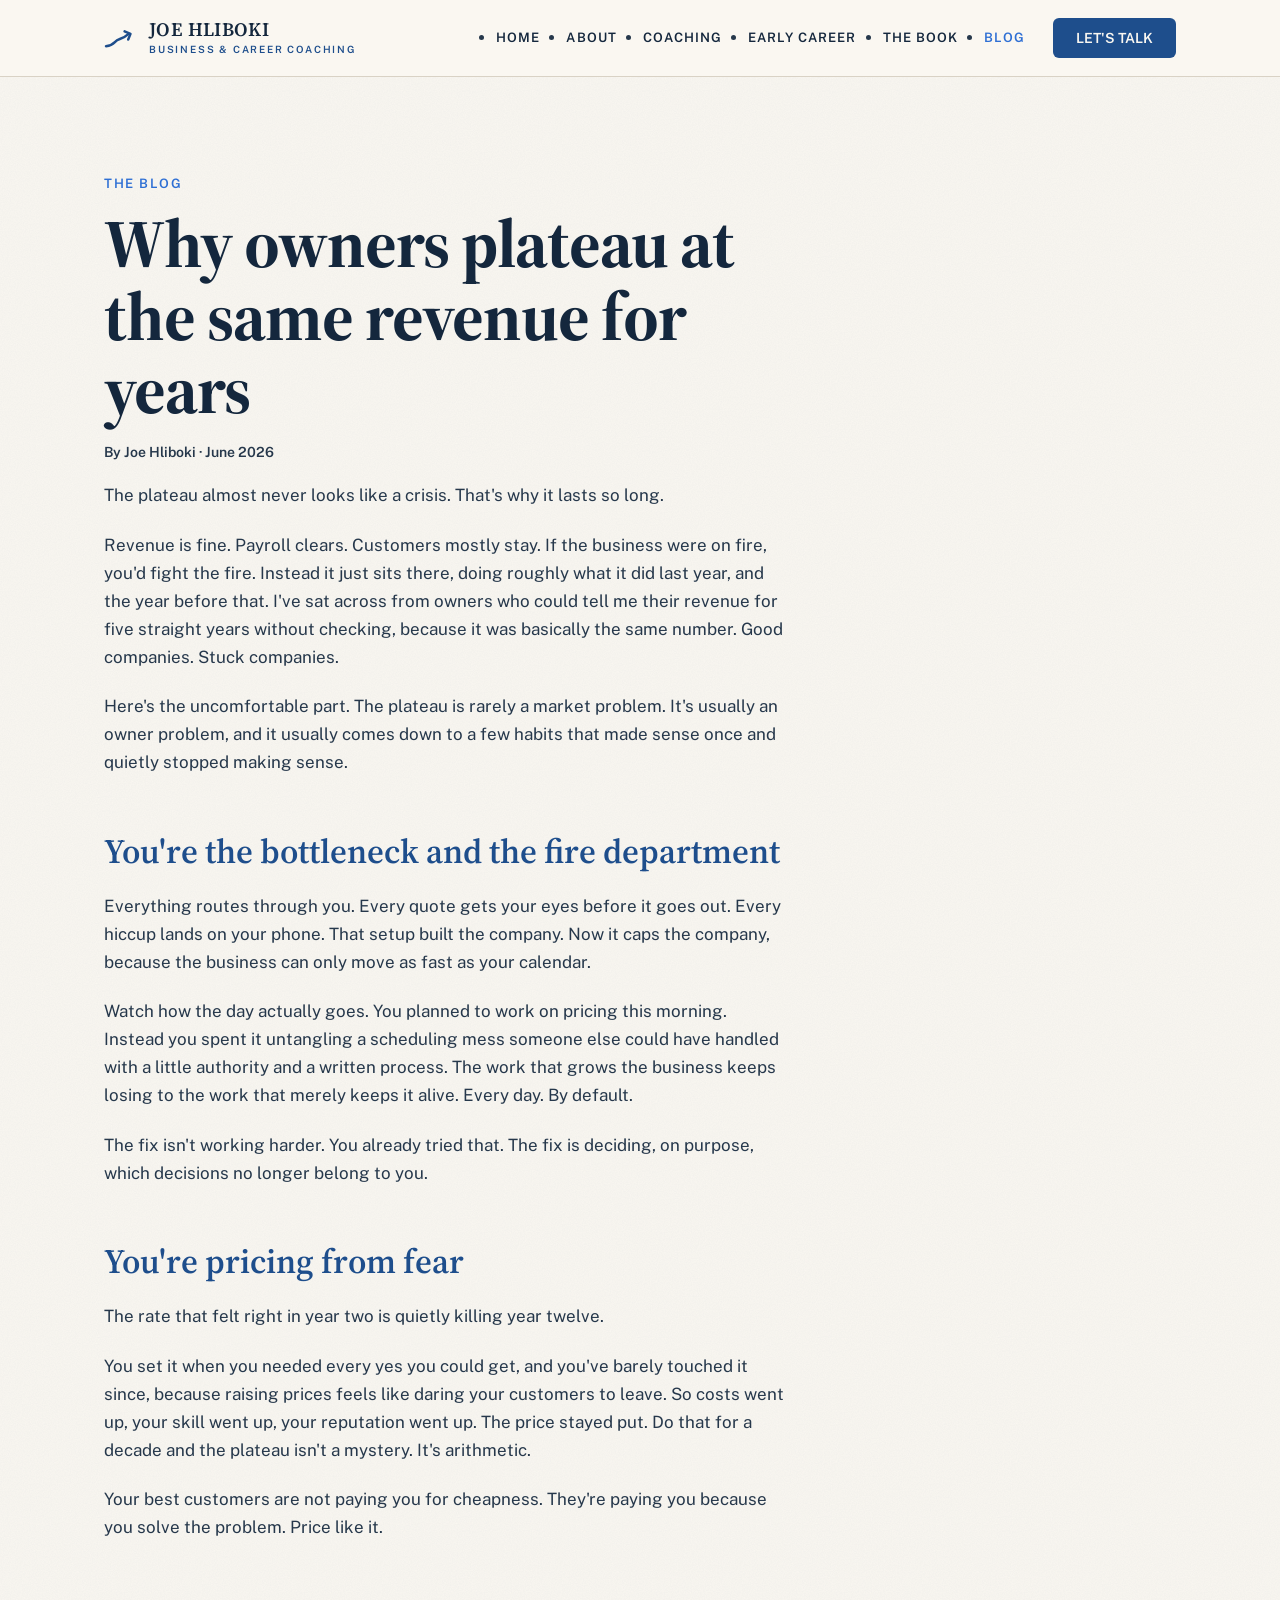
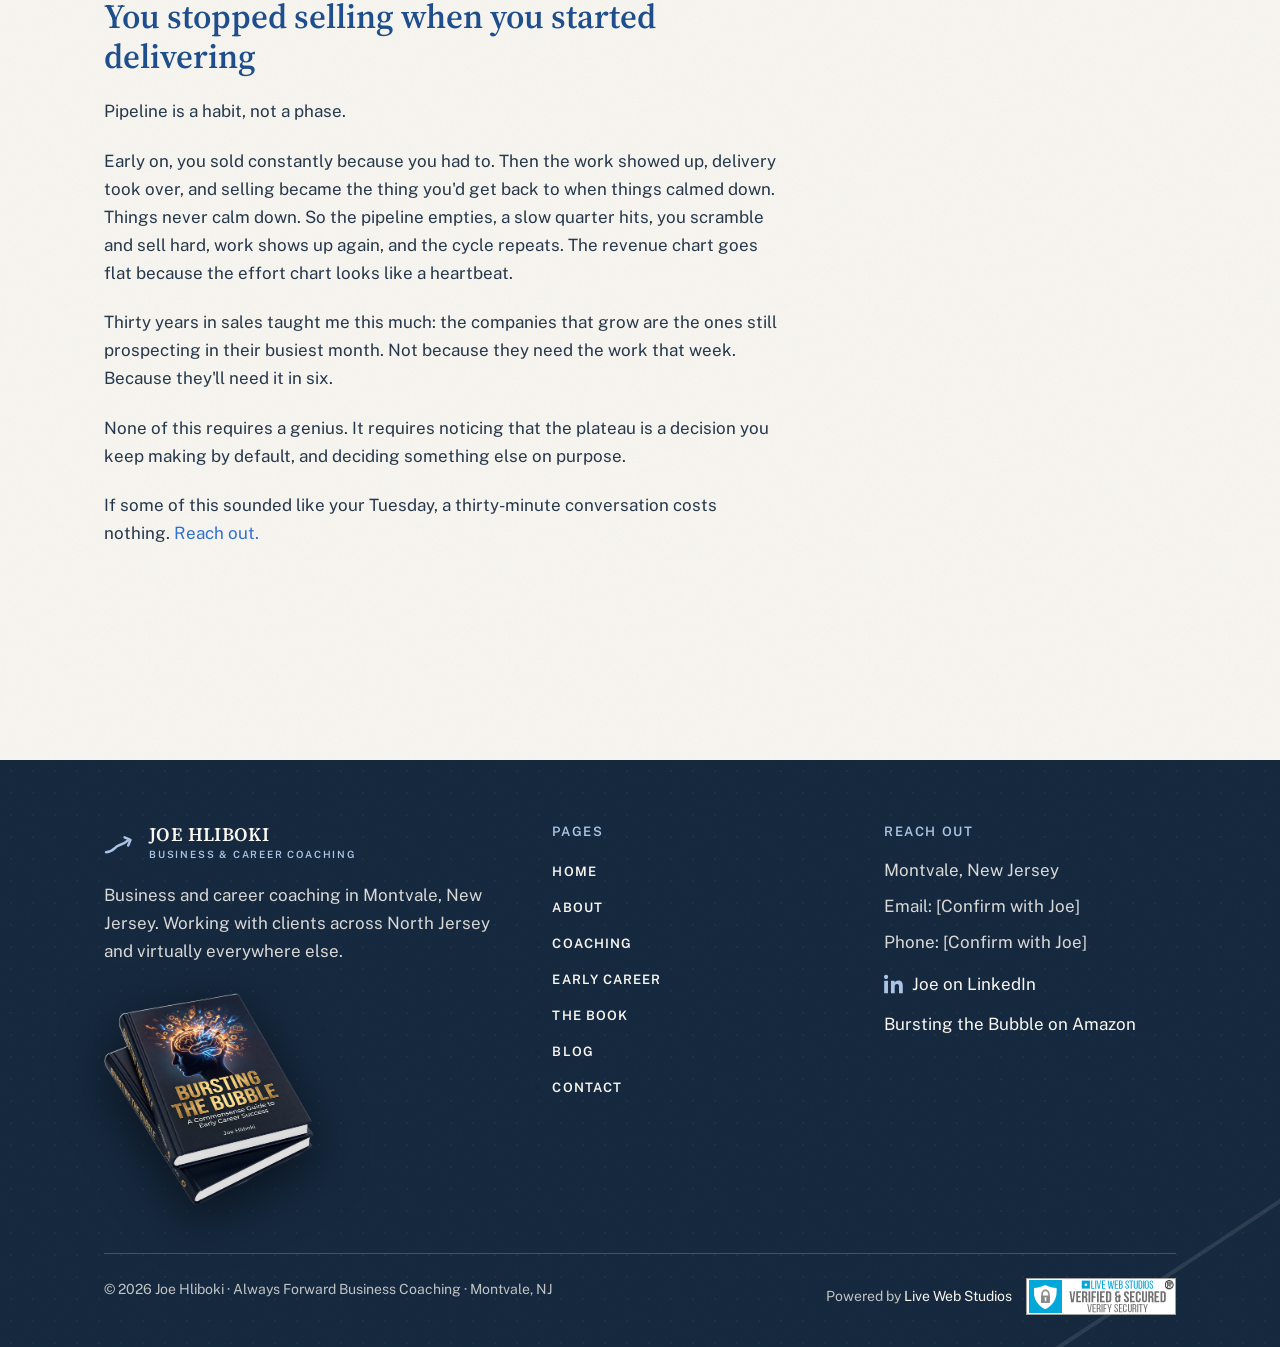
<file: blog/why-owners-plateau.html>
<!DOCTYPE html>
<html lang="en">
<head>
  <meta charset="UTF-8">
  <meta name="viewport" content="width=device-width, initial-scale=1">
  <title>Why Business Owners Hit a Revenue Plateau | Joe Hliboki</title>
  <meta name="description" content="The revenue plateau isn't a market problem. It's usually an owner problem. Business coach Joe Hliboki on what keeps good companies stuck.">
  <!-- CANONICAL: confirm final domain with Joe, then update on every page before go-live -->
  <link rel="canonical" href="https://joehliboki.com/blog/why-owners-plateau.html">

  <!-- Open Graph -->
  <meta property="og:title" content="Why Business Owners Plateau at the Same Revenue for Years">
  <meta property="og:description" content="The revenue plateau isn't a market problem. It's usually an owner problem. What keeps good companies stuck.">
  <!-- CONFIRM WITH JOE: no og-image asset exists yet. Needs a 1200x630px image at images/og-image.jpg before go-live -->
  <meta property="og:image" content="https://joehliboki.com/images/og-image.jpg">
  <meta property="og:url" content="https://joehliboki.com/blog/why-owners-plateau.html">
  <meta property="og:type" content="article">

  <link rel="icon" type="image/svg+xml" href="data:image/svg+xml,%3Csvg xmlns='http://www.w3.org/2000/svg' viewBox='0 0 64 64'%3E%3Crect width='64' height='64' rx='14' fill='%23FAF7F1'/%3E%3Cpath d='M10 46c8-1 13-4 17-8 3.2-3.4 6.8-4.8 12-6.6 5.6-2 9.6-4.4 13-7.4' fill='none' stroke='%231E4E8C' stroke-width='5' stroke-linecap='round'/%3E%3Cpath d='M41 15.5l12 6.5-5 12' fill='none' stroke='%231E4E8C' stroke-width='5' stroke-linecap='round' stroke-linejoin='round'/%3E%3C/svg%3E">

  <link rel="preconnect" href="https://fonts.googleapis.com">
  <link rel="preconnect" href="https://fonts.gstatic.com" crossorigin>
  <link href="https://fonts.googleapis.com/css2?family=Public+Sans:wght@400;600&family=Source+Serif+4:opsz,wght@8..60,600;8..60,700&display=swap" rel="stylesheet">
  <link rel="stylesheet" href="../css/style.css">
  <link rel="stylesheet" href="../css/design-enrichment.css">

  <!-- CONFIRM WITH JOE: publish date -->
  <script type="application/ld+json">
  {
    "@context": "https://schema.org",
    "@type": "BlogPosting",
    "headline": "Why owners plateau at the same revenue for years",
    "description": "The revenue plateau isn't a market problem. It's usually an owner problem. What keeps good companies stuck.",
    "author": {
      "@type": "Person",
      "@id": "https://joehliboki.com/#joe",
      "name": "Joe Hliboki",
      "url": "https://joehliboki.com/about.html"
    },
    "datePublished": "2026-06-22",
    "mainEntityOfPage": "https://joehliboki.com/blog/why-owners-plateau.html"
  }
  </script>

  <!-- TODO: Replace GA4_PLACEHOLDER with actual G-XXXXXXXXXX before launch -->
  <script async src="https://www.googletagmanager.com/gtag/js?id=GA4_PLACEHOLDER"></script>
  <script>
    window.dataLayer = window.dataLayer || [];
    function gtag(){dataLayer.push(arguments);}
    gtag('js', new Date());
    gtag('config', 'GA4_PLACEHOLDER');
  </script>
</head>
<body>
  <a class="skip-link" href="#main">Skip to content</a>

  <header class="site-header">
    <div class="container header-inner">
      <a class="logo-link" href="../index.html" aria-label="Joe Hliboki, home">
        <svg class="logo-mark" viewBox="0 0 34 22" aria-hidden="true" focusable="false">
          <path class="ml ml-line" pathLength="1" d="M2 19.2c4.1-.5 6.6-1.7 8.6-3.9 1.7-1.9 3.1-2.6 5.8-3.5 2.9-1 5.3-2.2 7.9-4.6"/>
          <path class="ml" d="M20.6 4.4l5.9 2.5-2.3 5.6"/>
        </svg>
        <span class="logo-text">
          <span class="logo-name">JOE HLIBOKI</span>
          <span class="logo-tag">BUSINESS &amp; CAREER COACHING</span>
        </span>
      </a>
      <button class="nav-toggle" aria-expanded="false" aria-controls="site-nav">Menu</button>
      <nav id="site-nav" class="site-nav" aria-label="Primary">
        <ul>
          <li><a href="../index.html">HOME</a></li>
          <li><a href="../about.html">ABOUT</a></li>
          <li><a href="../coaching.html">COACHING</a></li>
          <li><a href="../early-career.html">EARLY CAREER</a></li>
          <li><a href="../book.html">THE BOOK</a></li>
          <li><a href="index.html" aria-current="page">BLOG</a></li>
        </ul>
        <a class="btn btn-solid nav-cta" href="../contact.html">LET'S TALK</a>
      </nav>
    </div>
  </header>

  <main id="main">
    <article class="section">
      <div class="container">
        <header class="prose">
          <span class="eyebrow">The Blog</span>
          <h1>Why owners plateau at the same revenue for years</h1>
          <!-- CONFIRM WITH JOE: publish date -->
          <p class="post-meta">By Joe Hliboki &middot; <time datetime="2026-06">June 2026</time></p>
        </header>
        <div class="prose post-body">
          <p>The plateau almost never looks like a crisis. That's why it lasts so long.</p>
          <p>Revenue is fine. Payroll clears. Customers mostly stay. If the business were on fire, you'd fight the fire. Instead it just sits there, doing roughly what it did last year, and the year before that. I've sat across from owners who could tell me their revenue for five straight years without checking, because it was basically the same number. Good companies. Stuck companies.</p>
          <p>Here's the uncomfortable part. The plateau is rarely a market problem. It's usually an owner problem, and it usually comes down to a few habits that made sense once and quietly stopped making sense.</p>

          <h2>You're the bottleneck and the fire department</h2>
          <p>Everything routes through you. Every quote gets your eyes before it goes out. Every hiccup lands on your phone. That setup built the company. Now it caps the company, because the business can only move as fast as your calendar.</p>
          <p>Watch how the day actually goes. You planned to work on pricing this morning. Instead you spent it untangling a scheduling mess someone else could have handled with a little authority and a written process. The work that grows the business keeps losing to the work that merely keeps it alive. Every day. By default.</p>
          <p>The fix isn't working harder. You already tried that. The fix is deciding, on purpose, which decisions no longer belong to you.</p>

          <h2>You're pricing from fear</h2>
          <p>The rate that felt right in year two is quietly killing year twelve.</p>
          <p>You set it when you needed every yes you could get, and you've barely touched it since, because raising prices feels like daring your customers to leave. So costs went up, your skill went up, your reputation went up. The price stayed put. Do that for a decade and the plateau isn't a mystery. It's arithmetic.</p>
          <p>Your best customers are not paying you for cheapness. They're paying you because you solve the problem. Price like it.</p>

          <h2>You stopped selling when you started delivering</h2>
          <p>Pipeline is a habit, not a phase.</p>
          <p>Early on, you sold constantly because you had to. Then the work showed up, delivery took over, and selling became the thing you'd get back to when things calmed down. Things never calm down. So the pipeline empties, a slow quarter hits, you scramble and sell hard, work shows up again, and the cycle repeats. The revenue chart goes flat because the effort chart looks like a heartbeat.</p>
          <p>Thirty years in sales taught me this much: the companies that grow are the ones still prospecting in their busiest month. Not because they need the work that week. Because they'll need it in six.</p>

          <p>None of this requires a genius. It requires noticing that the plateau is a decision you keep making by default, and deciding something else on purpose.</p>
          <p>If some of this sounded like your Tuesday, a thirty-minute conversation costs nothing. <a href="../contact.html">Reach out.</a></p>
        </div>
      </div>
    </article>
  </main>

  <footer class="site-footer">
    <div class="container">
      <div class="footer-grid">
        <div>
          <a class="logo-link" href="../index.html" aria-label="Joe Hliboki, home">
            <svg class="logo-mark" viewBox="0 0 34 22" aria-hidden="true" focusable="false">
              <path class="ml" d="M2 19.2c4.1-.5 6.6-1.7 8.6-3.9 1.7-1.9 3.1-2.6 5.8-3.5 2.9-1 5.3-2.2 7.9-4.6"/>
              <path class="ml" d="M20.6 4.4l5.9 2.5-2.3 5.6"/>
            </svg>
            <span class="logo-text">
              <span class="logo-name">JOE HLIBOKI</span>
              <span class="logo-tag">BUSINESS &amp; CAREER COACHING</span>
            </span>
          </a>
          <p class="footer-desc">Business and career coaching in Montvale, New Jersey. Working with clients across North Jersey and virtually everywhere else.</p>
          <img class="footer-book" src="../images/book-flat.png" alt="Bursting the Bubble by Joe Hliboki" width="520" height="525" loading="lazy">
        </div>
        <nav aria-label="Footer">
          <h2 class="footer-head">Pages</h2>
          <ul>
            <li><a href="../index.html">HOME</a></li>
            <li><a href="../about.html">ABOUT</a></li>
            <li><a href="../coaching.html">COACHING</a></li>
            <li><a href="../early-career.html">EARLY CAREER</a></li>
            <li><a href="../book.html">THE BOOK</a></li>
            <li><a href="index.html">BLOG</a></li>
            <li><a href="../contact.html">CONTACT</a></li>
          </ul>
        </nav>
        <div>
          <h2 class="footer-head">Reach Out</h2>
          <ul class="footer-contact">
            <li>Montvale, New Jersey</li>
            <!-- CONFIRM WITH JOE: business email and phone -->
            <li>Email: [Confirm with Joe]</li>
            <li>Phone: [Confirm with Joe]</li>
            <li>
              <!-- CONFIRM WITH JOE: LinkedIn profile URL -->
              <a class="social-link" href="#" rel="noopener">
                <svg viewBox="0 0 24 24" aria-hidden="true" focusable="false"><path d="M4.98 3.5C4.98 4.88 3.87 6 2.5 6S0 4.88 0 3.5 1.12 1 2.5 1s2.48 1.12 2.48 2.5zM.22 8.1h4.56V23H.22V8.1zM8.34 8.1h4.37v2.03h.06c.61-1.15 2.1-2.37 4.32-2.37 4.62 0 5.47 3.04 5.47 6.99V23h-4.56v-7.21c0-1.72-.03-3.93-2.4-3.93-2.4 0-2.77 1.87-2.77 3.8V23H8.34V8.1z"/></svg>
                Joe on LinkedIn
              </a>
            </li>
            <li><a href="https://www.amazon.com/Bursting-Bubble-Commonsense-Career-Success/dp/B0GXGBN1NW" rel="noopener">Bursting the Bubble on Amazon</a></li>
          </ul>
        </div>
      </div>
      <div class="footer-bottom">
        <p>&copy; 2026 Joe Hliboki &middot; Always Forward Business Coaching &middot; Montvale, NJ</p>
        <div class="footer-made">
          <p>Powered by <a href="https://livewebstudios.com" target="_blank" rel="noopener">Live Web Studios</a></p>
          <span class="footer-badge"><img src="../images/verifiedsecured.png" alt="Verified &amp; Secured" width="150" height="37"></span>
        </div>
      </div>
    </div>
  </footer>

  <script src="../js/main.js"></script>
</body>
</html>
</file>
<file: css/style.css>
/* ============================================================
   JOE HLIBOKI - Business & Career Coaching
   Design system: warm paper, navy ink, hand-drawn line work.
   Built by Live Web Studios - livewebstudios.com
   ============================================================ */

/* ---------- Tokens ---------- */
:root {
  --cream:       #FAF7F1;  /* page background */
  --paper:       #FFFFFF;  /* cards, form fields */
  --ink:         #14273D;  /* body text, illustration strokes, footer bg */
  --blue:        #1E4E8C;  /* primary: buttons, H1/H2, logo */
  --blue-bright: #2E6FD4;  /* links, hover states, small accents */
  --blue-wash:   #E7EEF7;  /* tinted section bands, illustration fills */
  --sky:         #A9C4E4;  /* secondary illustration fill, subtle borders */
  --line:        #D9D2C5;  /* hairline dividers on cream */
  --brass:       #B0742C;  /* warm accent: arrowhead moments ONLY */

  --font-display: "Source Serif 4", Georgia, "Times New Roman", serif;
  --font-body: "Public Sans", -apple-system, "Segoe UI", Helvetica, Arial, sans-serif;

  --body-ink: color-mix(in srgb, var(--ink) 92%, transparent);
  --btn-hover: color-mix(in srgb, var(--blue) 62%, var(--ink));
  --shadow-soft: 0 10px 24px color-mix(in srgb, var(--ink) 8%, transparent);
}

/* ---------- Reset ---------- */
*,
*::before,
*::after {
  box-sizing: border-box;
  margin: 0;
  padding: 0;
}

html {
  -webkit-text-size-adjust: 100%;
}

body {
  background: var(--cream);
  color: var(--ink);
  font-family: var(--font-body);
  font-size: 16px;
  font-weight: 400;
  line-height: 1.65;
}

img,
svg {
  max-width: 100%;
  display: block;
}

ul[class],
ol[class] {
  list-style: none;
}

/* ---------- Typography ---------- */
h1,
.h1 {
  font-family: var(--font-display);
  font-weight: 700;
  font-size: 36px;
  line-height: 1.07;
  color: var(--ink);
  letter-spacing: -0.015em;
}

h2,
.h2 {
  font-family: var(--font-display);
  font-weight: 600;
  font-size: 27px;
  line-height: 1.2;
  color: var(--blue);
}

h3,
.h3 {
  font-family: var(--font-body);
  font-weight: 600;
  font-size: 19px;
  line-height: 1.35;
  color: var(--ink);
}

p,
li {
  color: var(--body-ink);
}

.lead {
  font-size: 18px;
}

.eyebrow {
  display: block;
  font-family: var(--font-body);
  font-weight: 600;
  font-size: 13px;
  letter-spacing: 0.12em;
  text-transform: uppercase;
  color: var(--blue-bright);
  margin-bottom: 14px;
}

.subhead {
  font-family: var(--font-display);
  font-weight: 600;
  font-size: 21px;
  line-height: 1.3;
  color: var(--blue);
}

blockquote {
  font-family: var(--font-display);
  font-weight: 600;
  font-size: 19px;
  line-height: 1.45;
  color: var(--ink);
}

/* Oversized editorial pull-quote. Always a repeat of a sentence
   already on the page, so instances carry aria-hidden="true". */
.pull-quote {
  font-family: var(--font-display);
  font-weight: 600;
  font-size: 26px;
  line-height: 1.25;
  letter-spacing: -0.01em;
  color: var(--blue);
}

.quote-band {
  text-align: center;
}

.quote-band .pull-quote {
  font-size: 30px;
  max-width: 24ch;
  margin: 0 auto;
}

.prose {
  max-width: 68ch;
}

.prose p,
.prose ul,
.prose ol {
  margin-bottom: 1.25em;
}

.prose h2 {
  margin-top: 1.6em;
  margin-bottom: 0.6em;
}

.prose h3 {
  margin-top: 1.4em;
  margin-bottom: 0.5em;
}

.prose ul {
  padding-left: 1.2em;
}

.prose li {
  margin-bottom: 0.5em;
}

/* ---------- Links ---------- */
a {
  color: var(--blue-bright);
  text-decoration: none;
}

a:hover {
  color: var(--blue);
  text-decoration: underline;
  text-underline-offset: 3px;
}

/* ---------- Buttons ---------- */
.btn {
  display: inline-block;
  font-family: var(--font-body);
  font-weight: 600;
  font-size: 16px;
  line-height: 1;
  padding: 15px 30px;
  border-radius: 6px;
  border: 1.5px solid transparent;
  cursor: pointer;
  text-align: center;
}

.btn:hover {
  text-decoration: none;
}

.btn-solid {
  background: var(--blue);
  color: var(--cream);
}

.btn-solid:hover,
.btn-solid:focus-visible {
  background: var(--btn-hover);
  color: var(--cream);
}

.btn-ghost {
  background: transparent;
  border-color: var(--blue);
  color: var(--blue);
}

.btn-ghost:hover,
.btn-ghost:focus-visible {
  background: var(--blue-wash);
  color: var(--blue);
}

.btn-row {
  display: flex;
  flex-wrap: wrap;
  gap: 14px;
  margin-top: 28px;
}

/* ---------- Focus ---------- */
:focus-visible {
  outline: 2px solid var(--blue-bright);
  outline-offset: 2px;
}

.skip-link {
  position: absolute;
  left: -9999px;
  top: 0;
  background: var(--blue);
  color: var(--cream);
  padding: 10px 18px;
  border-radius: 0 0 6px 0;
  z-index: 100;
}

.skip-link:focus {
  left: 0;
}

/* ---------- Layout ---------- */
.container {
  max-width: 1120px;
  margin: 0 auto;
  padding-left: 24px;
  padding-right: 24px;
}

.section {
  padding: 64px 0;
}

.band {
  background: var(--blue-wash);
}

.section-head {
  max-width: 68ch;
  margin-bottom: 40px;
}

.center {
  text-align: center;
}

.center .section-head,
.center .prose {
  margin-left: auto;
  margin-right: auto;
}

/* Two-column editorial split: prose left, aside (pull-quote,
   portrait, spot illo) right. Stacks on mobile. */
.split {
  display: grid;
  gap: 32px;
}

@media (min-width: 900px) {
  .split {
    grid-template-columns: minmax(0, 1.05fr) minmax(0, 0.75fr);
    gap: 64px;
  }

  .split-aside {
    align-self: center;
  }
}

/* Dark full-bleed peak section: one per page, max */
.band-ink {
  background: var(--ink);
}

.band-ink h2,
.band-ink .h2 {
  color: var(--cream);
}

.band-ink .eyebrow {
  color: var(--sky);
}

.band-ink p,
.band-ink li {
  color: color-mix(in srgb, var(--cream) 84%, transparent);
}

.band-ink .pull-quote {
  color: var(--sky);
}

.band-ink .btn-solid {
  background: var(--cream);
  color: var(--ink);
}

.band-ink .btn-solid:hover,
.band-ink .btn-solid:focus-visible {
  background: var(--sky);
  color: var(--ink);
}

.band-ink .btn-ghost {
  border-color: var(--sky);
  color: var(--cream);
}

.band-ink .btn-ghost:hover,
.band-ink .btn-ghost:focus-visible {
  background: color-mix(in srgb, var(--sky) 18%, transparent);
  color: var(--cream);
}

.band-ink .illo .ln {
  stroke: var(--cream);
}

/* Labeled placeholder frames for pending photo assets.
   Specs live in NEEDS-ASSETS.md. */
.img-placeholder {
  display: grid;
  place-items: center;
  background: var(--blue-wash);
  border: 1.5px dashed var(--sky);
  border-radius: 10px;
  padding: 24px;
  text-align: center;
  font-family: var(--font-body);
  font-weight: 600;
  font-size: 12px;
  letter-spacing: 0.1em;
  text-transform: uppercase;
  line-height: 1.6;
  color: var(--blue);
}

.ph-portrait {
  aspect-ratio: 4 / 5;
  width: 100%;
  max-width: 400px;
  margin: 0 auto;
}

.ph-cover {
  aspect-ratio: 2 / 3;
  width: 100%;
  max-width: 280px;
  margin: 0 auto;
}

.ph-cover-small {
  width: 160px;
  max-width: 100%;
}

/* Book cover placeholder keeps the popped-bubble burst accent */
.cover-wrap {
  position: relative;
  width: fit-content;
  max-width: 100%;
  margin: 0 auto;
}

.cover-wrap .img-placeholder {
  margin: 0;
}

.cover-wrap .burst {
  position: absolute;
  top: -22px;
  right: -26px;
  width: 52px;
  height: 52px;
}

/* Proof strip: employers already named in the body copy */
.proof-row {
  margin-top: 48px;
  padding-top: 24px;
  border-top: 1px solid var(--line);
  display: flex;
  flex-wrap: wrap;
  align-items: baseline;
  gap: 8px 24px;
}

.proof-label {
  font-family: var(--font-body);
  font-weight: 600;
  font-size: 12px;
  letter-spacing: 0.12em;
  text-transform: uppercase;
  color: color-mix(in srgb, var(--ink) 62%, transparent);
}

.proof-names {
  font-family: var(--font-display);
  font-weight: 600;
  font-size: 18px;
  letter-spacing: 0.01em;
  color: color-mix(in srgb, var(--ink) 78%, transparent);
}

/* ---------- Header ---------- */
.site-header {
  position: sticky;
  top: 0;
  z-index: 50;
  background: var(--cream);
  border-bottom: 1px solid var(--line);
}

.header-inner {
  display: flex;
  align-items: center;
  justify-content: space-between;
  gap: 24px;
  min-height: 76px;
  position: relative;
}

/* ----- Home: header floats over the hero video, then a solid
   sticky bar fades in once scrolling starts ----- */
.home .site-header {
  position: fixed;
  left: 0;
  right: 0;
  background: transparent;
  border-bottom-color: transparent;
}

/* Soft top scrim so the logo + nav stay legible over the movie */
.home .site-header::before {
  content: "";
  position: absolute;
  inset: 0;
  z-index: 1;
  pointer-events: none;
  background: linear-gradient(
    180deg,
    color-mix(in srgb, var(--cream) 64%, transparent) 0%,
    color-mix(in srgb, var(--cream) 26%, transparent) 55%,
    transparent 100%
  );
}

/* Solid header that appears on scroll */
.home .site-header::after {
  content: "";
  position: absolute;
  inset: 0;
  z-index: 1;
  pointer-events: none;
  background: var(--cream);
  border-bottom: 1px solid var(--line);
  box-shadow: 0 6px 20px color-mix(in srgb, var(--ink) 7%, transparent);
  opacity: 0;
  transition: opacity 0.35s ease;
}

.home.scrolled .site-header::after {
  opacity: 1;
}

/* Keep logo + nav above both header layers */
.home .header-inner {
  z-index: 2;
}

.logo-link {
  display: flex;
  align-items: center;
  gap: 11px;
  color: var(--ink);
  flex-shrink: 0;
}

.logo-link:hover {
  text-decoration: none;
  color: var(--ink);
}

.logo-mark {
  width: 34px;
  height: 22px;
  flex-shrink: 0;
}

.logo-mark .ml {
  fill: none;
  stroke: var(--blue);
  stroke-width: 2.5;
  stroke-linecap: round;
  stroke-linejoin: round;
}

.logo-name {
  display: block;
  font-family: var(--font-display);
  font-weight: 600;
  font-size: 19px;
  letter-spacing: 0.02em;
  line-height: 1.15;
  color: var(--ink);
}

.logo-tag {
  display: block;
  font-family: var(--font-body);
  font-weight: 600;
  font-size: 10px;
  letter-spacing: 0.18em;
  text-transform: uppercase;
  color: var(--blue);
}

/* Nav */
.nav-toggle {
  display: inline-block;
  background: transparent;
  border: 1.5px solid var(--blue);
  border-radius: 6px;
  color: var(--blue);
  font-family: var(--font-body);
  font-weight: 600;
  font-size: 13px;
  letter-spacing: 0.08em;
  text-transform: uppercase;
  padding: 9px 14px;
  cursor: pointer;
}

/* Absolute offsets resolve against .header-inner's padding box,
   which already sits at the viewport edge on mobile, so 0/0 spans
   full width and the panel's own padding insets the links. */
.site-nav {
  display: none;
  position: absolute;
  top: 100%;
  left: 0;
  right: 0;
  background: var(--cream);
  border-bottom: 1px solid var(--line);
  padding: 12px 24px 24px;
}

.nav-open .site-nav {
  display: block;
}

.site-nav ul {
  display: flex;
  flex-direction: column;
  gap: 4px;
}

.site-nav ul a {
  display: block;
  padding: 10px 2px;
  font-family: var(--font-body);
  font-weight: 600;
  font-size: 13px;
  letter-spacing: 0.08em;
  text-transform: uppercase;
  color: var(--ink);
}

.site-nav ul a:hover {
  color: var(--blue-bright);
  text-decoration: none;
}

.site-nav ul a[aria-current="page"] {
  color: var(--blue-bright);
}

.nav-cta {
  margin-top: 14px;
  font-size: 14px;
  padding: 12px 22px;
}

@media (min-width: 900px) {
  .nav-toggle {
    display: none;
  }

  .site-nav {
    display: flex;
    align-items: center;
    gap: 28px;
    position: static;
    background: transparent;
    border: 0;
    padding: 0;
  }

  .site-nav ul {
    flex-direction: row;
    gap: 26px;
  }

  .site-nav ul a {
    padding: 6px 0;
  }

  .nav-cta {
    margin-top: 0;
  }
}

/* ---------- Hero ---------- */
.hero {
  position: relative;
  overflow: hidden;
  padding: 116px 0 64px;
  background: var(--cream);
}

.hero-video {
  position: absolute;
  inset: 0;
  width: 100%;
  height: 100%;
  object-fit: cover;
  object-position: center right;
  z-index: 0;
  pointer-events: none;
}

/* Cream veil: solid enough on the left to keep copy crisp,
   fading to clear on the right so the wavy line-work reads. */
.hero-veil {
  position: absolute;
  inset: 0;
  z-index: 1;
  pointer-events: none;
  background:
    linear-gradient(
      90deg,
      color-mix(in srgb, var(--cream) 90%, transparent) 0%,
      color-mix(in srgb, var(--cream) 78%, transparent) 34%,
      color-mix(in srgb, var(--cream) 30%, transparent) 66%,
      transparent 100%
    );
}

.hero .container {
  position: relative;
  z-index: 2;
}

.hero-grid {
  display: grid;
  gap: 40px;
  align-items: center;
}

.hero-copy {
  max-width: 620px;
}

.hero-illo {
  order: -1;
  max-width: 420px;
  margin: 0 auto;
  width: 100%;
}

.hero-copy .lead {
  margin-top: 20px;
}

@media (min-width: 900px) {
  .hero {
    padding: 156px 0 104px;
  }

  .hero-grid {
    grid-template-columns: 1.1fr 0.9fr;
    gap: 56px;
  }

  .hero-copy {
    max-width: 640px;
  }

  .hero-illo {
    order: 0;
    margin: 0;
    max-width: 480px;
  }
}

@media (prefers-reduced-motion: reduce) {
  .hero-video {
    display: none;
  }
}

/* ---------- Illustrations ---------- */
.illo {
  width: 100%;
  height: auto;
}

.illo .ln {
  fill: none;
  stroke: var(--ink);
  stroke-width: 2.5;
  stroke-linecap: round;
  stroke-linejoin: round;
}

.illo .fw {
  fill: var(--blue-wash);
}

/* Hero moon reads as a clear light blue, not near-white */
.hero-illo .illo .fw {
  fill: color-mix(in srgb, var(--sky) 55%, var(--paper));
}

/* Let the climber float above the illustration bounds without clipping */
.hero-illo .illo {
  overflow: visible;
}

.illo .fs {
  fill: var(--sky);
}

.illo .fp {
  fill: var(--paper);
}

.spot {
  width: 180px;
  max-width: 100%;
  margin-bottom: 20px;
}

.illo-small {
  max-width: 240px;
  margin: 0 auto;
}

/* ---------- Divider glyph ---------- */
.divider {
  display: flex;
  justify-content: center;
  padding: 8px 0;
}

.divider svg {
  width: 60px;
  height: 26px;
  overflow: visible;
}

.divider .ln {
  fill: none;
  stroke: var(--blue);
  stroke-width: 2.5;
  stroke-linecap: round;
  stroke-linejoin: round;
}

/* ---------- Cards & grids ---------- */
.grid-3 {
  display: grid;
  gap: 24px;
}

@media (min-width: 720px) {
  .grid-3 {
    grid-template-columns: repeat(3, 1fr);
  }
}

.card {
  background: var(--paper);
  border: 1px solid var(--line);
  border-radius: 10px;
  padding: 32px 28px;
  display: flex;
  flex-direction: column;
}

.card h3 {
  margin-bottom: 10px;
}

.card p {
  margin-bottom: 18px;
}

.card-link {
  margin-top: auto;
  font-weight: 600;
  display: inline-flex;
  align-items: center;
  gap: 6px;
}

.card-link .arrow {
  display: inline-block;
}

/* Stats */
.stat-row {
  display: grid;
  gap: 20px;
  margin-top: 40px;
  border-top: 1px solid var(--line);
  padding-top: 32px;
}

@media (min-width: 720px) {
  .stat-row {
    grid-template-columns: repeat(3, 1fr);
  }
}

.stat {
  font-family: var(--font-body);
  font-weight: 600;
  color: var(--ink);
}

.stat .stat-mark {
  width: 26px;
  height: 17px;
  margin-bottom: 10px;
}

.stat .stat-mark .ml {
  fill: none;
  stroke: var(--blue-bright);
  stroke-width: 2.5;
  stroke-linecap: round;
  stroke-linejoin: round;
}

/* Testimonials */
.testimonial {
  background: var(--paper);
  border: 1px solid var(--line);
  border-radius: 10px;
  padding: 32px 28px;
}

.testimonial blockquote {
  margin-bottom: 16px;
}

.testimonial cite {
  font-style: normal;
  font-size: 14px;
  font-weight: 600;
  color: var(--body-ink);
}

/* CTA band */
.cta-band {
  text-align: center;
}

.cta-band .prose {
  margin: 16px auto 0;
}

.cta-band .btn-row {
  justify-content: center;
}

/* Book page */
.book-cta {
  margin: 32px 0;
}

/* ---------- Blog ---------- */
.post-grid {
  display: grid;
  gap: 24px;
  margin-top: 40px;
}

@media (min-width: 720px) {
  .post-grid {
    grid-template-columns: repeat(3, 1fr);
  }
}

.post-card {
  background: var(--paper);
  border: 1px solid var(--line);
  border-radius: 10px;
  padding: 28px;
  display: flex;
  flex-direction: column;
}

.post-card .spot {
  width: 150px;
}

.post-card h2,
.post-card h3 {
  font-family: var(--font-display);
  font-weight: 600;
  font-size: 21px;
  line-height: 1.25;
  color: var(--blue);
  margin-bottom: 10px;
}

.post-card time {
  font-size: 13px;
  font-weight: 600;
  letter-spacing: 0.06em;
  text-transform: uppercase;
  color: var(--body-ink);
  margin-bottom: 14px;
  display: block;
}

.post-meta {
  font-size: 14px;
  font-weight: 600;
  color: var(--body-ink);
  margin: 14px 0 36px;
}

.post-body {
  max-width: 68ch;
}

/* ---------- Forms ---------- */
.form-grid {
  display: grid;
  gap: 40px;
}

@media (min-width: 900px) {
  .form-grid {
    grid-template-columns: 1.2fr 0.8fr;
    gap: 64px;
  }
}

.field {
  margin-bottom: 22px;
}

.field label {
  display: block;
  font-family: var(--font-body);
  font-weight: 600;
  font-size: 14px;
  margin-bottom: 6px;
  color: var(--ink);
}

.field input,
.field textarea {
  width: 100%;
  background: var(--paper);
  border: 1px solid var(--sky);
  border-radius: 6px;
  padding: 13px 14px;
  font-family: var(--font-body);
  font-size: 16px;
  color: var(--ink);
}

.field textarea {
  min-height: 160px;
  resize: vertical;
}

.field input:focus-visible,
.field textarea:focus-visible {
  outline: 2px solid var(--blue-bright);
  outline-offset: 1px;
  border-color: var(--blue-bright);
}

.gotcha {
  display: none;
}

.inline-form {
  display: flex;
  flex-wrap: wrap;
  gap: 12px;
  align-items: flex-end;
  max-width: 520px;
}

.inline-form .field {
  flex: 1 1 260px;
  margin-bottom: 0;
}

/* Contact sidebar */
.info-block {
  background: var(--paper);
  border: 1px solid var(--line);
  border-radius: 10px;
  padding: 32px 28px;
  align-self: start;
}

.info-block h2 {
  font-size: 21px;
  margin-bottom: 14px;
}

.info-block ul li {
  margin-bottom: 10px;
}

.info-block .social-link svg {
  width: 18px;
  height: 18px;
  fill: var(--blue-bright);
}

/* ---------- Footer ---------- */
.site-footer {
  background: var(--ink);
  color: var(--cream);
  padding: 64px 0 32px;
  margin-top: 64px;
}

.site-footer .logo-mark .ml {
  stroke: var(--sky);
}

.site-footer .logo-name {
  color: var(--cream);
}

.site-footer .logo-tag {
  color: var(--sky);
}

.footer-grid {
  display: grid;
  gap: 40px;
  margin-bottom: 48px;
}

@media (min-width: 720px) {
  .footer-grid {
    grid-template-columns: 1.4fr 1fr 1fr;
  }
}

.footer-desc {
  margin-top: 18px;
  max-width: 40ch;
  color: color-mix(in srgb, var(--cream) 85%, transparent);
}

.footer-head {
  font-family: var(--font-body);
  font-weight: 600;
  font-size: 13px;
  letter-spacing: 0.12em;
  text-transform: uppercase;
  color: var(--sky);
  margin-bottom: 16px;
}

.site-footer nav ul li {
  margin-bottom: 8px;
}

.site-footer a {
  color: var(--cream);
}

.site-footer a:hover {
  color: var(--sky);
}

.site-footer nav ul a {
  font-family: var(--font-body);
  font-weight: 600;
  font-size: 13px;
  letter-spacing: 0.08em;
  text-transform: uppercase;
}

.footer-contact li {
  margin-bottom: 8px;
  color: color-mix(in srgb, var(--cream) 85%, transparent);
}

.social-link {
  display: inline-flex;
  align-items: center;
  gap: 8px;
  margin-top: 6px;
}

.social-link svg {
  width: 20px;
  height: 20px;
  fill: var(--sky);
}

.footer-bottom {
  border-top: 1px solid color-mix(in srgb, var(--cream) 20%, transparent);
  padding-top: 24px;
  display: flex;
  flex-wrap: wrap;
  gap: 12px;
  justify-content: space-between;
  font-size: 14px;
  color: color-mix(in srgb, var(--cream) 75%, transparent);
}

/* Footer bottom text is light on the dark bar (override base p color) */
.footer-bottom p {
  color: inherit;
}

.footer-made {
  display: flex;
  align-items: center;
  gap: 14px;
  flex-wrap: wrap;
}

/* Verified & Secured badge: exact intrinsic size, stays crisp at 1x/2x */
.footer-badge {
  display: inline-flex;
  line-height: 0;
  flex-shrink: 0;
}

.footer-badge img {
  width: 150px;
  height: 37px;
  max-width: none;
}

/* ============================================================
   MOTION - everything moves forward.
   All motion lives inside this media query. With reduced
   motion set, the site is instantly visible and static.
   ============================================================ */
@media (prefers-reduced-motion: no-preference) {

  /* --- The line draws itself --- */
  @keyframes af-draw {
    to {
      stroke-dashoffset: 0;
    }
  }

  @keyframes af-fade {
    to {
      opacity: 1;
    }
  }

  /* Hero line: draws on page load. The one load animation. */
  .af-line {
    stroke-dasharray: 1;
    stroke-dashoffset: 1;
    animation: af-draw 1.2s ease-out 0.3s forwards;
  }

  .af-arrow {
    opacity: 0;
    animation: af-fade 0.25s ease-out 1.5s forwards;
  }

  /* Section divider glyph: draws on scroll into view.
     Hidden states are gated on .js so content stays visible
     when scripts never run. */
  .js .divider .d-line {
    stroke-dasharray: 1;
    stroke-dashoffset: 1;
    transition: stroke-dashoffset 0.6s ease-out;
  }

  .js .divider .d-arrow {
    opacity: 0;
    transition: opacity 0.25s ease-out 0.55s;
  }

  .divider.visible .d-line {
    stroke-dashoffset: 0;
  }

  .divider.visible .d-arrow {
    opacity: 1;
  }

  /* Logo mark: static, except a single redraw on header logo hover */
  @keyframes logo-redraw {
    from {
      stroke-dashoffset: 1;
    }
    to {
      stroke-dashoffset: 0;
    }
  }

  .logo-link .logo-mark .ml-line {
    stroke-dasharray: 1;
    stroke-dashoffset: 0;
  }

  .logo-link:hover .logo-mark .ml-line {
    animation: logo-redraw 0.5s ease-out;
  }

  /* --- Scroll reveals: up and slightly rightward. Forward, always. --- */
  .js .reveal {
    opacity: 0;
    transform: translate(-8px, 16px);
    transition:
      opacity 0.55s ease-out,
      transform 0.55s ease-out;
    transition-delay: calc(var(--stagger, 0) * 90ms);
  }

  .reveal.visible {
    opacity: 1;
    transform: translate(0, 0);
  }

  /* Stagger siblings in grids: max 3 per group */
  .grid-3 > .reveal:nth-child(2),
  .post-grid > .reveal:nth-child(2) {
    --stagger: 1;
  }

  .grid-3 > .reveal:nth-child(3),
  .post-grid > .reveal:nth-child(3) {
    --stagger: 2;
  }

  /* --- Hover micro-interactions --- */
  .card,
  .post-card,
  .testimonial {
    transition:
      transform 0.2s ease-out,
      box-shadow 0.2s ease-out;
  }

  .card:hover,
  .post-card:hover,
  .testimonial:hover {
    transform: translateY(-3px);
    box-shadow: var(--shadow-soft);
  }

  .card-link .arrow {
    transition: transform 0.2s ease-out;
  }

  .card:hover .card-link .arrow,
  .post-card:hover .card-link .arrow {
    transform: translateX(4px);
  }

  .post-card .spot {
    transition: transform 0.3s ease-out;
  }

  .post-card:hover .spot {
    transform: translateX(4px);
  }

  .btn {
    transition:
      background-color 0.2s ease-out,
      transform 0.2s ease-out;
  }

  .btn:hover {
    transform: translateX(1px);
  }

  /* Text links: underline slides in from the left */
  .prose a:not(.btn),
  .post-body a:not(.btn) {
    text-decoration: none;
    background-image: linear-gradient(currentColor, currentColor);
    background-repeat: no-repeat;
    background-position: left bottom;
    background-size: 0% 1.5px;
    transition: background-size 0.25s ease-out;
    padding-bottom: 1px;
  }

  .prose a:not(.btn):hover,
  .post-body a:not(.btn):hover {
    text-decoration: none;
    background-size: 100% 1.5px;
  }

  /* Mobile nav: clean slide-down */
  @keyframes nav-in {
    from {
      opacity: 0;
      transform: translateY(-8px);
    }
    to {
      opacity: 1;
      transform: translateY(0);
    }
  }

  @media (max-width: 899px) {
    .nav-open .site-nav {
      animation: nav-in 0.25s ease-out;
    }
  }

  /* --- Ambient: the hero circle breathes. Home page only. --- */
  @keyframes breathe {
    from {
      transform: translateY(0);
    }
    to {
      transform: translateY(-6px);
    }
  }

  .breathe {
    animation: breathe 9s ease-in-out infinite alternate;
  }

  /* --- The whole scene (man, line, arrow, moon) floats gently
     up and down together. Home page only. --- */
  @keyframes drift {
    0%,
    100% {
      transform: translateY(0);
    }
    50% {
      transform: translateY(-48px);
    }
  }

  .drift {
    animation: drift 8s ease-in-out infinite;
    will-change: transform;
  }
}

/* ---------- Desktop type scale ---------- */
@media (min-width: 900px) {
  body {
    font-size: 17px;
  }

  h1,
  .h1 {
    font-size: 68px;
  }

  h2,
  .h2 {
    font-size: 34px;
  }

  .pull-quote {
    font-size: 32px;
  }

  .quote-band .pull-quote {
    font-size: 42px;
  }

  h3,
  .h3 {
    font-size: 22px;
  }

  .lead {
    font-size: 19px;
  }

  .subhead {
    font-size: 24px;
  }

  .section {
    padding: 96px 0;
  }

  .site-footer {
    margin-top: 96px;
  }
}

/* ---------- Warm accent: arrowheads only ----------
   Placed last on purpose: these override earlier stroke/color
   rules of equal specificity. The logo mark stays navy. */
.illo .ar,
.illo .af-arrow,
.divider .d-arrow {
  stroke: var(--brass);
}

.stat .stat-mark .ar {
  stroke: var(--brass);
}

.card-link .arrow {
  color: var(--brass);
}

.band-ink .illo .ar,
.band-ink .illo .af-arrow {
  stroke: var(--brass);
}
</file>
<file: css/design-enrichment.css>
/* ============================================================
   JOE HLIBOKI - Design Enrichment layer
   Loaded AFTER style.css. Texture, background motifs, and
   scale refinements only. No structural or copy changes.

   The system: ONE motif (the ascent line with a brass
   arrowhead, same language as the inline illustrations)
   reused at different scales, plus two honest print-shop
   textures (paper grain, halftone whisper). Everything is
   an inline SVG/gradient data-URI: zero extra requests,
   a few KB total, version-controls cleanly.

   TUNING GUIDE FOR JON:
   - Motif visibility: edit stroke-opacity inside the two
     data-URIs below (--motif-sky, --motif-cream).
   - Grain intensity: last row of the feColorMatrix in
     --grain ("0.05" = 5% max alpha). 0 kills it.
   - Halftone dots: the rgba alpha in .band-ink /
     .site-footer background layers (0.05).
   - Motif size/position per section: background-size /
     background-position in each block below.
   Built by Live Web Studios - livewebstudios.com
   ============================================================ */

/* ---------- Enrichment tokens ---------- */
:root {
  /* Paper grain: ink-toned fractal noise, max 5% alpha */
  --grain: url("data:image/svg+xml,%3Csvg xmlns='http://www.w3.org/2000/svg' width='180' height='180'%3E%3Cfilter id='g'%3E%3CfeTurbulence type='fractalNoise' baseFrequency='0.85' numOctaves='2' stitchTiles='stitch'/%3E%3CfeColorMatrix type='matrix' values='0 0 0 0 0.078 0 0 0 0 0.153 0 0 0 0 0.239 0 0 0 0.05 0'/%3E%3C/filter%3E%3Crect width='180' height='180' filter='url(%23g)'/%3E%3C/svg%3E");

  /* Ascent motif, sky stroke + brass arrowhead.
     For cream and blue-wash surfaces. The line's tail fades
     in via gradient so cropped edges read as a pen touching
     down, never a hard cut. */
  --motif-sky: url("data:image/svg+xml,%3Csvg xmlns='http://www.w3.org/2000/svg' viewBox='0 0 900 620'%3E%3Cdefs%3E%3ClinearGradient id='f' gradientUnits='userSpaceOnUse' x1='-30' y1='0' x2='852' y2='0'%3E%3Cstop offset='0' stop-color='%23A9C4E4' stop-opacity='0'/%3E%3Cstop offset='0.4' stop-color='%23A9C4E4' stop-opacity='0.5'/%3E%3Cstop offset='1' stop-color='%23A9C4E4' stop-opacity='0.5'/%3E%3C/linearGradient%3E%3C/defs%3E%3Cg fill='none' stroke-width='3.5' stroke-linecap='round' stroke-linejoin='round'%3E%3Cpath stroke='url(%23f)' d='M-30 600C150 560 300 500 440 410 580 320 700 240 852 138'/%3E%3Cpath stroke='%23B0742C' stroke-opacity='0.4' d='M815 101l43 22-17 40'/%3E%3C/g%3E%3C/svg%3E");

  /* Ascent motif, cream stroke + brass arrowhead.
     For the dark ink bands and footer. */
  --motif-cream: url("data:image/svg+xml,%3Csvg xmlns='http://www.w3.org/2000/svg' viewBox='0 0 900 620'%3E%3Cdefs%3E%3ClinearGradient id='f' gradientUnits='userSpaceOnUse' x1='-30' y1='0' x2='852' y2='0'%3E%3Cstop offset='0' stop-color='%23FAF7F1' stop-opacity='0'/%3E%3Cstop offset='0.4' stop-color='%23FAF7F1' stop-opacity='0.1'/%3E%3Cstop offset='1' stop-color='%23FAF7F1' stop-opacity='0.1'/%3E%3C/linearGradient%3E%3C/defs%3E%3Cg fill='none' stroke-width='3.5' stroke-linecap='round' stroke-linejoin='round'%3E%3Cpath stroke='url(%23f)' d='M-30 600C150 560 300 500 440 410 580 320 700 240 852 138'/%3E%3Cpath stroke='%23B0742C' stroke-opacity='0.5' d='M815 101l43 22-17 40'/%3E%3C/g%3E%3C/svg%3E");
}

/* ---------- 1. The paper feels like paper ---------- */
/* Grain rides on the body cream; sections with their own
   background add it back in their own stack below. */
body {
  background-image: var(--grain);
}

/* ---------- 2. Hero: watercolor horizon + line echo ---------- */
/* Three stacked layers, back to front:
   1) ascent line motif, echoing the illustration's own path
   2) watercolor sky + mountain, filling the open space above
      and behind the figure (the summit it climbs toward)
   3) radial wash grounding the illo side
   The watercolor sits to the right so hero copy contrast on the
   left is untouched. Tune position/size in the two media blocks. */
.hero {
  background-image:
    var(--motif-sky),
    url("../images/hero-watercolor.svg"),
    radial-gradient(
      ellipse 640px 420px at 82% 42%,
      color-mix(in srgb, var(--blue-wash) 55%, transparent),
      transparent 70%
    );
  background-repeat: no-repeat, no-repeat, no-repeat;
  background-position: right -220px bottom -300px, right -40px top 10px, center;
  background-size: 1150px auto, 660px auto, auto;
}

@media (min-width: 900px) {
  .hero {
    background-position: right -220px bottom -300px, right -20px top -78px, center;
    background-size: 1150px auto, 780px auto, auto;
  }
}

/* ---------- 3. Blue-wash bands: depth, not flatness ---------- */
/* The motif peeks in from the band's top-right corner as a
   quiet rising tail. Cropped so it never crosses the centered
   content column or shows its arrowhead here. */
.band {
  background-image:
    var(--motif-sky),
    var(--grain),
    linear-gradient(
      180deg,
      color-mix(in srgb, var(--blue-wash) 86%, white) 0%,
      var(--blue-wash) 52%,
      color-mix(in srgb, var(--blue-wash) 92%, var(--sky)) 100%
    );
  background-repeat: no-repeat, repeat, no-repeat;
  background-position: right -420px top -380px, 0 0, center;
  background-size: 900px auto, 180px 180px, cover;
}

/* ---------- 4. Ink bands + footer: pressed, not painted ---------- */
/* Halftone whisper (like it came off a press) + one large
   ascent line rising through the dark. The brass arrowhead
   is the single warm moment per band. */
.band-ink,
.site-footer {
  background-image:
    var(--motif-cream),
    radial-gradient(
      circle,
      rgba(250, 247, 241, 0.035) 1.1px,
      transparent 1.6px
    ),
    var(--grain);
  background-repeat: no-repeat, repeat, repeat;
  background-position: right -160px bottom -180px, 0 0, 0 0;
  background-size: 1050px auto, 22px 22px, 180px 180px;
  background-color: var(--ink);
}

/* Footer: motif tucked lower so link columns stay quiet */
.site-footer {
  background-position: right -200px bottom -320px, 0 0, 0 0;
}

/* ---------- 5. Quote band ---------- */
/* Deliberately clean: the oversized serif quote IS the
   design moment. Scale bump lives in section 7. A motif here
   read as a stray mark beside the type, so it was cut. */

/* ---------- 6. Cards ---------- */
/* Left untouched on purpose. The spot illustrations and brass
   link arrows already carry the cards; a corner watermark at
   card scale rendered as sub-pixel noise. Restraint won. */

/* ---------- 6a. Centered sections center their buttons ---------- */
/* The book band uses .center (text-align) but its flex .btn-row
   wasn't centered. This aligns the CTA pair under the copy. */
.center .btn-row {
  justify-content: center;
}

/* ---------- 6c. About-page pull-quote inside prose ---------- */
/* Breaks the bio wall of text. Sits in the narrow prose column,
   so a touch smaller than a full band pull-quote, with air above
   and below and a brand hairline lead-in. */
.prose .pull-quote {
  margin: 0.7em 0 0.9em;
  padding-left: 20px;
  border-left: 3px solid var(--sky);
  font-size: 24px;
  line-height: 1.3;
}

@media (min-width: 900px) {
  .prose .pull-quote {
    font-size: 27px;
  }
}

/* ---------- 6d. Book product shots (Higgsfield cutouts) ---------- */
/* Transparent-background book renders. Drop-shadow lifts them off
   whatever band they sit on. Sized by width; height stays natural. */
.book-shot {
  width: 100%;
  max-width: 340px;
  height: auto;
  margin: 0 auto;
  filter: drop-shadow(0 20px 34px color-mix(in srgb, var(--ink) 26%, transparent));
}

.book-shot-sm {
  max-width: 230px;
}

/* Flat book at the foot of the footer's left column. Extra shadow
   because the dark cover would otherwise melt into the navy footer. */
.footer-book {
  display: block;
  width: 210px;
  max-width: 70%;
  height: auto;
  margin: 28px 0 0;
  filter: drop-shadow(0 14px 26px rgba(0, 0, 0, 0.55));
}

/* ---------- 6b. Portrait of Joe ---------- */
/* Fills the 4:5 frame the placeholder reserved. object-fit: cover
   crops any delivered ratio cleanly; the soft shadow lifts it off
   the cream the same way the cards sit above the page. */
.portrait {
  width: 100%;
  max-width: 400px;
  aspect-ratio: 4 / 5;
  object-fit: cover;
  border-radius: 10px;
  margin: 0 auto;
  box-shadow: var(--shadow-soft);
}

/* About story: pull the portrait to the top of the column, lined up
   with the "I graduated..." paragraph rather than vertically centered. */
@media (min-width: 900px) {
  .split-aside.portrait-aside {
    align-self: start;
    margin-top: 2.5rem;
  }
}

/* ---------- 6e. Growth image in dark bands (Higgsfield) ---------- */
/* Two-column band: abstract upward-motion render on the LEFT, the
   section's copy on the RIGHT. Stacks on mobile (image first).
   Rounded corners + hairline grey border per spec. One per page,
   each a distinct generation. */
.band-ink .growth-split {
  display: grid;
  gap: 32px;
  align-items: center;
}

@media (min-width: 900px) {
  .band-ink .growth-split {
    grid-template-columns: minmax(0, 1.04fr) minmax(0, 0.96fr);
    gap: 56px;
  }
}

.growth-img {
  display: block;
  width: 100%;
  height: auto;
  border-radius: 14px;
  border: 1px solid #8a94a3;
}

/* Copy stays left-aligned even on the former centered CTA bands */
.growth-body {
  text-align: left;
}

.growth-body .section-head {
  margin-bottom: 20px;
}

.growth-body .btn-row {
  justify-content: flex-start;
}

/* ---------- 7. Scale refinements (foreground confidence) ---------- */
/* The illustrations and editorial moments were reading
   timid relative to the whitespace around them. */
.illo-small {
  max-width: 280px;
}

.divider svg {
  width: 76px;
  height: 33px;
}

@media (min-width: 900px) {
  .hero-grid {
    grid-template-columns: 1.08fr 0.92fr;
  }

  .hero-illo {
    max-width: 560px;
  }

  .quote-band .pull-quote {
    font-size: 48px;
    max-width: 22ch;
  }
}

/* ---------- 8. Mobile: quieter, lighter ---------- */
/* Smaller motifs so the line work stays an accent, not a fence. */
@media (max-width: 899px) {
  /* Three layers (motif, watercolor, radial) — order matches the
     base rule. The watercolor sits high behind the centered figure
     and fades out well above the stacked body copy. */
  .hero {
    background-size: 720px auto, 470px auto, auto;
    background-position:
      right -180px bottom -140px,
      center top -46px,
      center;
  }

  .band {
    background-size: 620px auto, 180px 180px, cover;
    background-position: right -320px top -280px, 0 0, center;
  }

  .band-ink,
  .site-footer {
    background-size: 700px auto, 22px 22px, 180px 180px;
    background-position: right -200px bottom -160px, 0 0, 0 0;
  }
}
</file>
